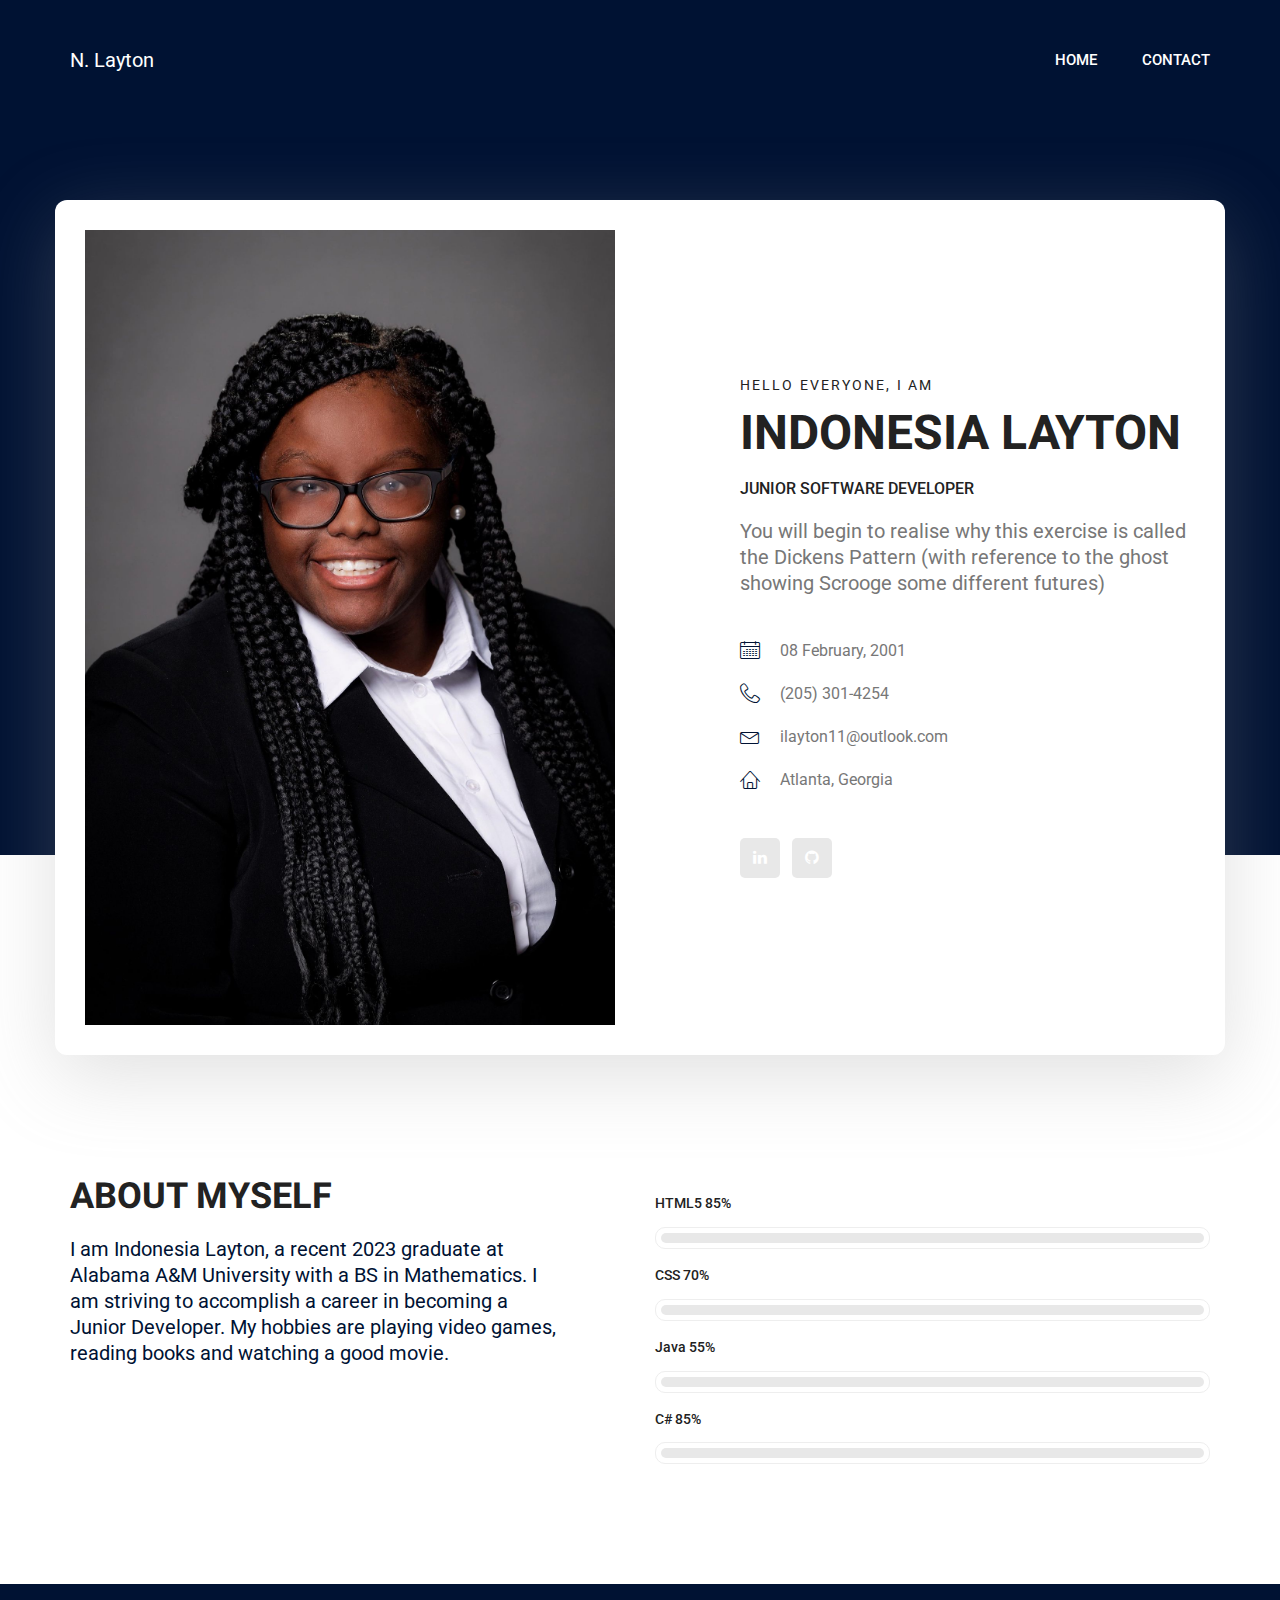
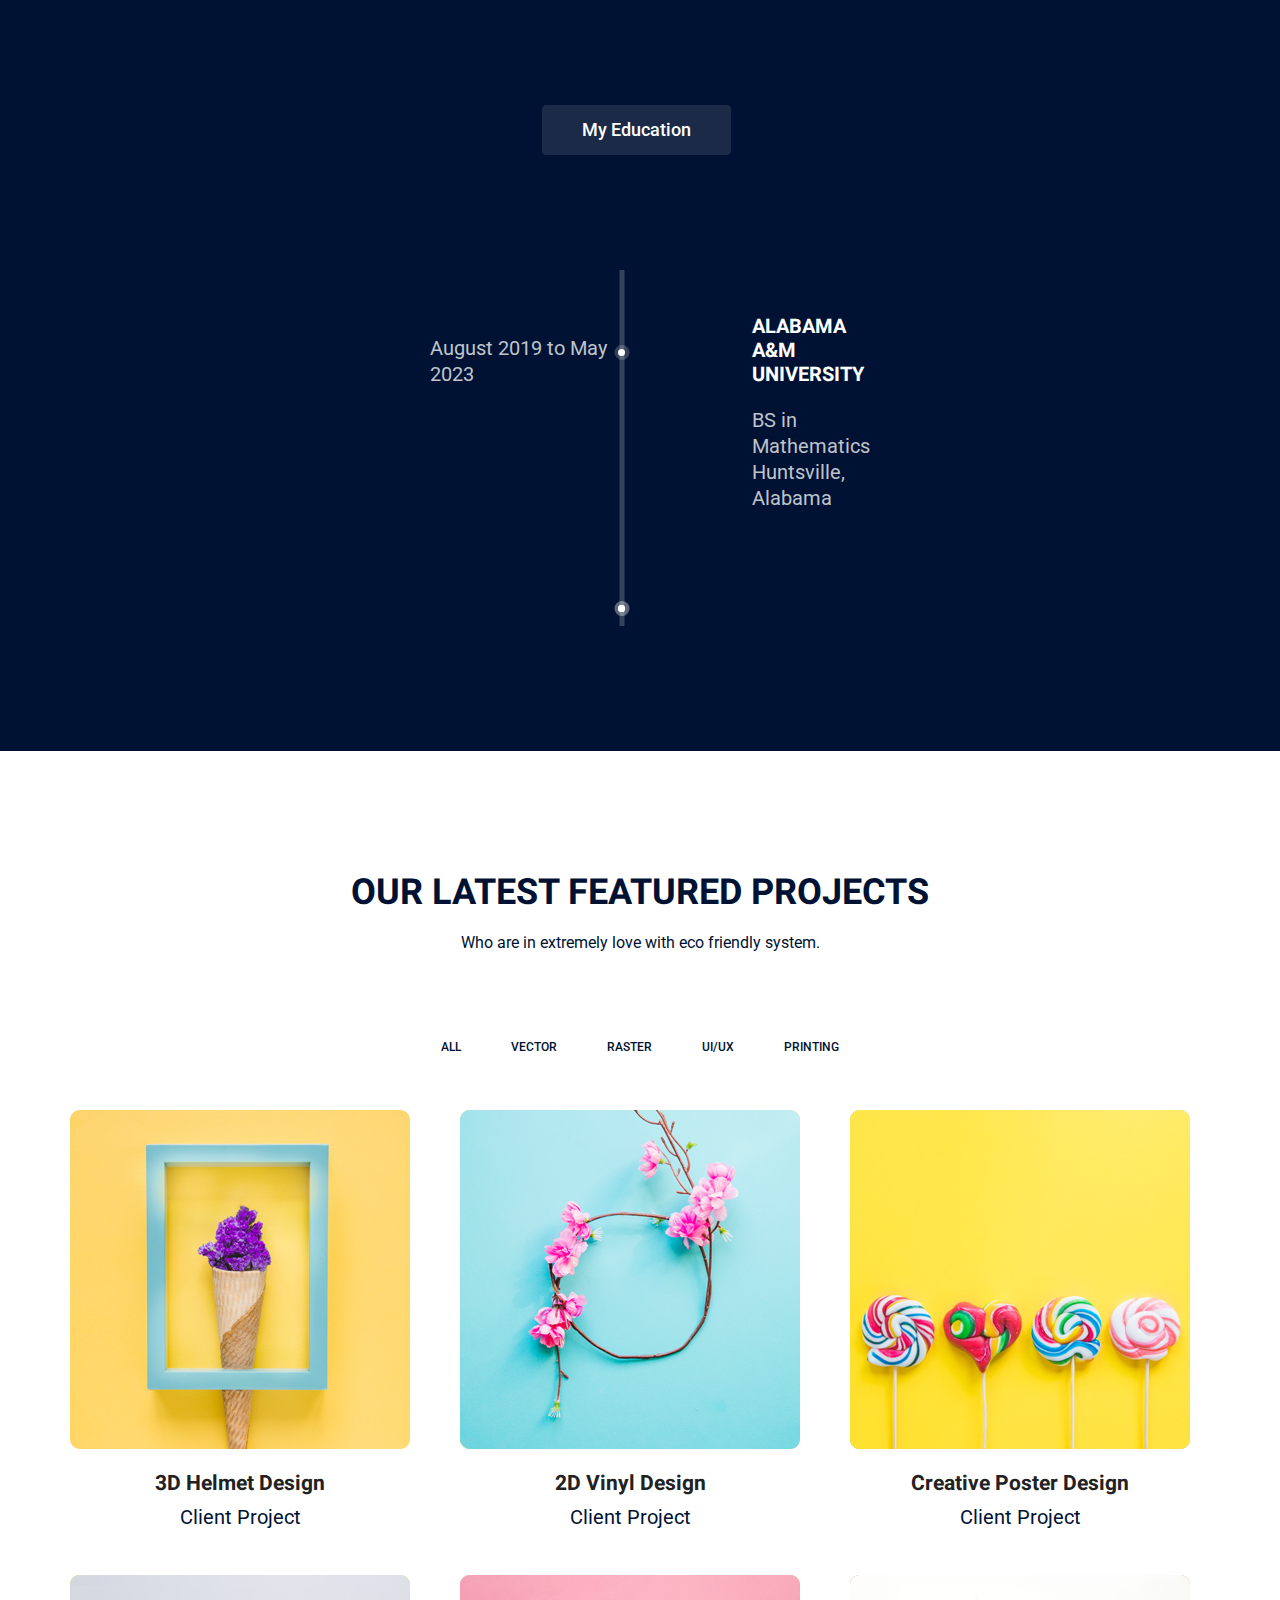
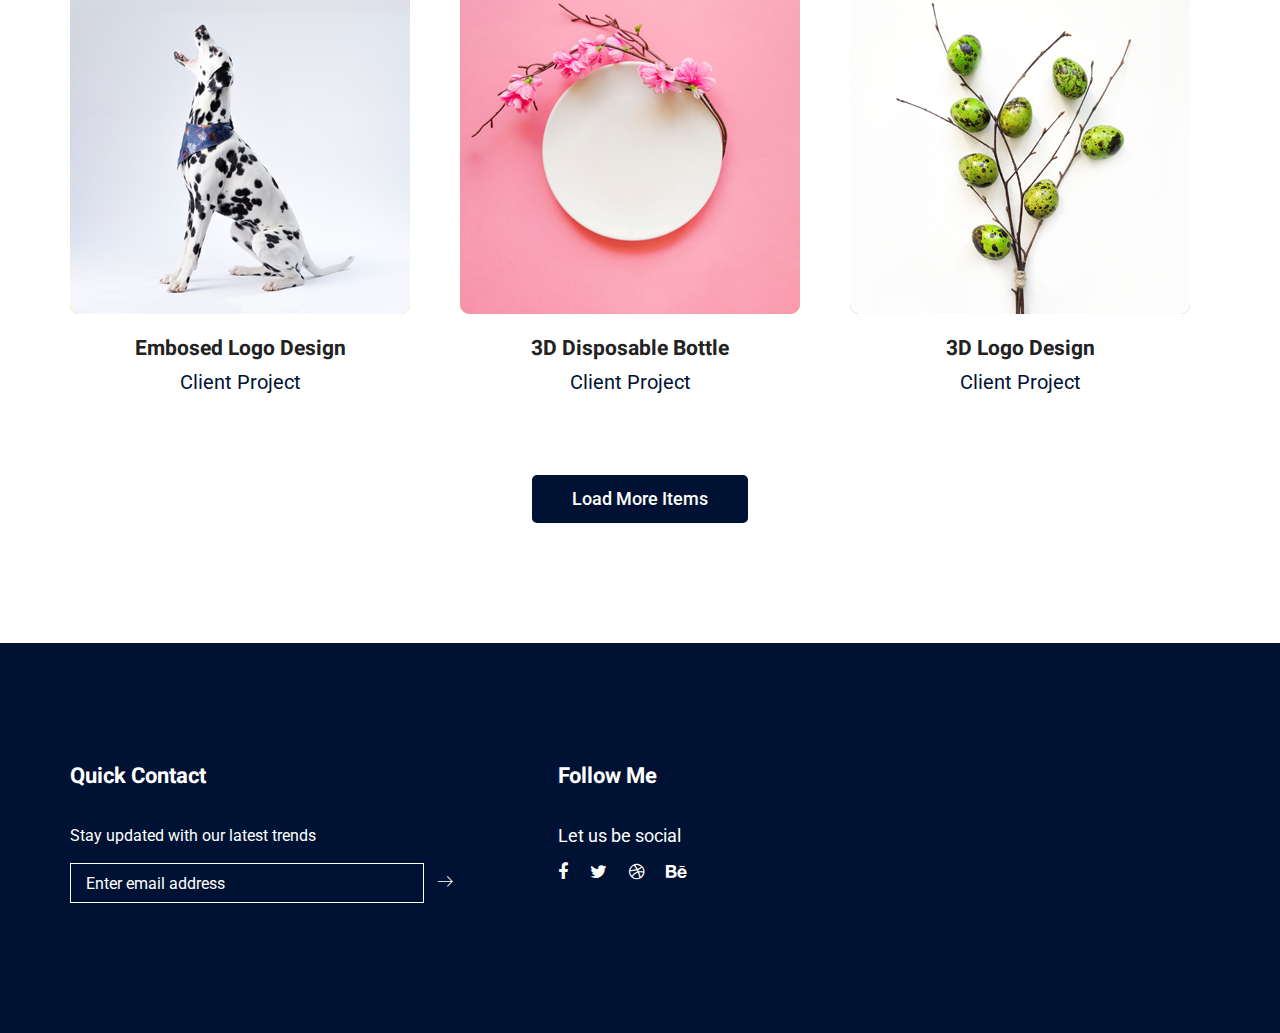
<file: index.html>
<!doctype html>
<html lang="en">
    <head>
        <!-- Required meta tags -->
        <meta charset="utf-8">
        <meta name="viewport" content="width=device-width, initial-scale=1, shrink-to-fit=no">
        <link rel="icon" href="img/favicon.png" type="image/png">
        <title>NeeNee Profile</title>
        <!-- Bootstrap CSS -->
        <link rel="stylesheet" href="css/bootstrap.css">
        <link rel="stylesheet" href="vendors/linericon/style.css">
        <link rel="stylesheet" href="css/font-awesome.min.css">
        <link rel="stylesheet" href="vendors/owl-carousel/owl.carousel.min.css">
        <link rel="stylesheet" href="vendors/lightbox/simpleLightbox.css">
        <link rel="stylesheet" href="vendors/nice-select/css/nice-select.css">
        <link rel="stylesheet" href="vendors/animate-css/animate.css">
        <link rel="stylesheet" href="vendors/popup/magnific-popup.css">
        <link rel="stylesheet" href="vendors/flaticon/flaticon.css">
        <!-- main css -->
        <link rel="stylesheet" href="css/style.css">
        <link rel="stylesheet" href="css/responsive.css">
    </head>
    <body>
        
        <!--================Header Menu Area =================-->
        <header class="header_area">
            <div class="main_menu">
            	<nav class="navbar navbar-expand-lg navbar-light">
					<div class="container box_1620">
						<!-- Brand and toggle get grouped for better mobile display -->
						<a class="navbar-brand logo_h color-white" href="index.html">N. Layton</a>
						<button class="navbar-toggler" type="button" data-toggle="collapse" data-target="#navbarSupportedContent" aria-controls="navbarSupportedContent" aria-expanded="false" aria-label="Toggle navigation">
							<span class="icon-bar"></span>
							<span class="icon-bar"></span>
							<span class="icon-bar"></span>
						</button>
						<!-- Collect the nav links, forms, and other content for toggling -->
						<div class="collapse navbar-collapse offset" id="navbarSupportedContent">
							<ul class="nav navbar-nav menu_nav ml-auto">
								<li class="nav-item active"><a class="nav-link" href="index.html">Home</a></li> 
								<!-- <li class="nav-item"><a class="nav-link" href="about-us.html">About</a></li> 
								<li class="nav-item"><a class="nav-link" href="services.html">Services</a></li> 
								<li class="nav-item submenu dropdown">
									<a href="#" class="nav-link dropdown-toggle" data-toggle="dropdown" role="button" aria-haspopup="true" aria-expanded="false">Pages</a>
									<ul class="dropdown-menu">
										<li class="nav-item"><a class="nav-link" href="portfolio.html">Portfolio</a></li>
										<li class="nav-item"><a class="nav-link" href="elements.html">Elements</a></li>
									</ul>
								</li> 
								<li class="nav-item submenu dropdown">
									<a href="#" class="nav-link dropdown-toggle" data-toggle="dropdown" role="button" aria-haspopup="true" aria-expanded="false">Blog</a>
									<ul class="dropdown-menu">
										<li class="nav-item"><a class="nav-link" href="blog.html">Blog</a></li>
										<li class="nav-item"><a class="nav-link" href="single-blog.html">Blog Details</a></li>
									</ul>
								</li>  -->
								<li class="nav-item"><a class="nav-link" href="contact.html">Contact</a></li>
							</ul>
						</div> 
					</div>
            	</nav>
            </div>
        </header>
        <!--================Header Menu Area =================-->
        
        <!--================Home Banner Area =================-->
        <section class="home_banner_area">
           	<div class="container box_1620">
           		<div class="banner_inner d-flex align-items-center">
					<div class="banner_content">
						<div class="media">
							<div class="d-flex">
								<img src="img/profile.png"
								width="530">								
							</div>
							<div class="media-body">
								<div class="personal_text">
									<h6>Hello Everyone, I am</h6>
									<h3>Indonesia Layton</h3>
									<h4>Junior Software
										 Developer</h4>
									<p>You will begin to realise why this exercise is called the Dickens Pattern (with reference to the ghost showing Scrooge some different futures)</p>
									<ul class="list basic_info">
										<li><a href="#"><i class="lnr lnr-calendar-full"></i> 08 February, 2001</a></li>
										<li><a href="#"><i class="lnr lnr-phone-handset"></i> (205) 301-4254</a></li>
										<li><a href="#"><i class="lnr lnr-envelope"></i> ilayton11@outlook.com</a></li>
										<li><a href="#"><i class="lnr lnr-home"></i> Atlanta, Georgia</a></li>
									</ul>
									<ul class="list personal_social">
										<li><a href="https://www.linkedin.com/in/indonesia-layton-a08bb3216/"><i class="fa fa-linkedin"></i></a></li>
										<li><a href="https://github.com/NeshiaL"><i class="fa fa-github"></i></a></li>
									</ul>
								</div>
							</div>
						</div>
					</div>
				</div>
            </div>
        </section>
        <!--================End Home Banner Area =================-->
        
        <!--================Welcome Area =================-->
        <section class="welcome_area p_120">
        	<div class="container">
        		<div class="row welcome_inner">
        			<div class="col-lg-6">
        				<div class="welcome_text">
        					<h4>About Myself</h4>
        					<p>I am Indonesia Layton, a recent 2023 graduate at Alabama A&M University with a BS in Mathematics. I am striving to accomplish a career in becoming a Junior Developer. My hobbies are playing video games, reading books and watching a good movie.  </p>
        					<!-- <div class="row">
        						<div class="col-md-4">
        							<div class="wel_item">
        								<i class="lnr lnr-database"></i>
        								<h4>$2.5M</h4>
        								<p>Total Donation</p>
        							</div>
        						</div>
        						<div class="col-md-4">
        							<div class="wel_item">
        								<i class="lnr lnr-book"></i>
        								<h4>1465</h4>
        								<p>Total Projects</p>
        							</div>
        						</div>
        						<div class="col-md-4">
        							<div class="wel_item">
        								<i class="lnr lnr-users"></i>
        								<h4>3965</h4>
        								<p>Total Volunteers</p>
        							</div>
        						</div>
        					</div> -->
        				</div>
        			</div>
        			<div class="col-lg-6">
        				<div class="tools_expert">
        					<div class="skill_main">
								<div class="skill_item">
									<h4>HTML5 <span class="counter">85</span>%</h4>
									<div class="progress_br">
										<div class="progress">
											<div class="progress-bar" role="progressbar" aria-valuenow="85" aria-valuemin="0" aria-valuemax="100"></div>
										</div>
									</div>
								</div>
								<div class="skill_item">
									<h4>CSS <span class="counter">70</span>%</h4>
									<div class="progress_br">
										<div class="progress">
											<div class="progress-bar" role="progressbar" aria-valuenow="70" aria-valuemin="0" aria-valuemax="100"></div>
										</div>
									 </div>
								</div>
								<div class="skill_item">
									<h4>Java <span class="counter">55</span>%</h4>
									<div class="progress_br">
										<div class="progress">
											<div class="progress-bar" role="progressbar" aria-valuenow="55" aria-valuemin="0" aria-valuemax="100"></div>
										</div>
									</div>
								</div>
								<div class="skill_item">
									<h4>C# <span class="counter">85</span>%</h4>
									<div class="progress_br">
										<div class="progress">
											<div class="progress-bar" role="progressbar" aria-valuenow="85" aria-valuemin="0" aria-valuemax="100"></div>
										</div>
									</div>
								</div>
							</div>
        				</div>
        			</div>
        		</div>
        	</div>
        </section>
        <!--================End Welcome Area =================-->
        
        <!--================My Tabs Area =================-->
        <section class="mytabs_area p_120">
        	<div class="container">
        		<div class="tabs_inner">
					<ul class="nav nav-tabs" id="myTab" role="tablist">
						<!-- <li class="nav-item">
							<a class="nav-link active" id="home-tab" data-toggle="tab" href="#home" role="tab" aria-controls="home" aria-selected="true">My Experiences</a>
						</li> -->
						<li class="nav-item">
							<a class="nav-link" id="profile-tab" data-toggle="tab" href="#profile" role="tab" aria-controls="profile" aria-selected="false">My Education</a>
						</li>
					</ul>
					<div class="tab-content" id="myTabContent">
						<div class="tab-pane fade show active" id="home" role="tabpanel" aria-labelledby="home-tab">
							<ul class="list">
								<li>
									<span></span>
									<div class="media">
										<div class="d-flex">
											<p>August 2019 to May 2023</p>
										</div>
										<div class="media-body">
											<h4>Alabama A&M University</h4>
											<p>BS in Mathematics <br />Huntsville, Alabama</p>
										</div>
									</div>
								</li>
								<li>
									<span></span>
								</li>
								<li>
								<span></span>
								</li>
							</ul>
						</div>
						<!-- <div class="tab-pane fade" id="profile" role="tabpanel" aria-labelledby="profile-tab">
							<ul class="list">
								<li>
									<span></span>
									<div class="media">
										<div class="d-flex">
											<p>March 2017 to present</p>
										</div>
										<div class="media-body">
											<h4>Colorlib</h4>
											<p>Senior Web Developer <br />Santa monica, Los angeles</p>
										</div>
									</div>
								</li>
								<li>
									<span></span>
									<div class="media">
										<div class="d-flex">
											<p>March 2017 to present</p>
										</div>
										<div class="media-body">
											<h4>Colorlib</h4>
											<p>Senior Web Developer <br />Santa monica, Los angeles</p>
										</div>
									</div>
								</li>
								<li>
								<span></span>
									<div class="media">
										<div class="d-flex">
											<p>March 2017 to present</p>
										</div>
										<div class="media-body">
											<h4>Colorlib</h4>
											<p>Senior Web Developer <br />Santa monica, Los angeles</p>
										</div>
									</div>
								</li>
							</ul>
						</div> -->
					</div>
        		</div>
        	</div>
        </section>
        <!--================End My Tabs Area =================-->
        
        
        <!--================Home Gallery Area =================-->
        <section class="home_gallery_area p_120">
        	<div class="container">
        		<div class="main_title">
        			<h2>Our Latest Featured Projects</h2>
        			<p>Who are in extremely love with eco friendly system.</p>
        		</div>
        		<div class="isotope_fillter">
        			<ul class="gallery_filter list">
						<li class="active" data-filter="*"><a href="#">All</a></li>
						<li data-filter=".brand"><a href="#">Vector</a></li>
						<li data-filter=".manipul"><a href="#">Raster</a></li>
						<li data-filter=".creative"><a href="#">UI/UX</a></li>
						<li data-filter=".design"><a href="#">Printing</a></li>
					</ul>
        		</div>
        	</div>
        	<div class="container">
        		<div class="gallery_f_inner row imageGallery1">
        			<div class="col-lg-4 col-md-4 col-sm-6 brand manipul design print">
        				<div class="h_gallery_item">
        					<div class="g_img_item">
        						<img class="img-fluid" src="img/gallery/project-1.jpg" alt="">
        						<a class="light" href="img/gallery/project-1.jpg"><img src="img/gallery/icon.png" alt=""></a>
        					</div>
        					<div class="g_item_text">
        						<h4>3D Helmet Design</h4>
        						<p>Client Project</p>
        					</div>
        				</div>
        			</div>
        			<div class="col-lg-4 col-md-4 col-sm-6 brand manipul creative">
        				<div class="h_gallery_item">
        					<div class="g_img_item">
        						<img class="img-fluid" src="img/gallery/project-2.jpg" alt="">
        						<a class="light" href="img/gallery/project-2.jpg"><img src="img/gallery/icon.png" alt=""></a>
        					</div>
        					<div class="g_item_text">
        						<h4>2D Vinyl Design</h4>
        						<p>Client Project</p>
        					</div>
        				</div>
        			</div>
        			<div class="col-lg-4 col-md-4 col-sm-6 manipul creative design print">
        				<div class="h_gallery_item">
        					<div class="g_img_item">
        						<img class="img-fluid" src="img/gallery/project-3.jpg" alt="">
        						<a class="light" href="img/gallery/project-3.jpg"><img src="img/gallery/icon.png" alt=""></a>
        					</div>
        					<div class="g_item_text">
        						<h4>Creative Poster Design</h4>
        						<p>Client Project</p>
        					</div>
        				</div>
        			</div>
        			<div class="col-lg-4 col-md-4 col-sm-6 brand creative print">
        				<div class="h_gallery_item">
        					<div class="g_img_item">
        						<img class="img-fluid" src="img/gallery/project-4.jpg" alt="">
        						<a class="light" href="img/gallery/project-4.jpg"><img src="img/gallery/icon.png" alt=""></a>
        					</div>
        					<div class="g_item_text">
        						<h4>Embosed Logo Design</h4>
        						<p>Client Project</p>
        					</div>
        				</div>
        			</div>
        			<div class="col-lg-4 col-md-4 col-sm-6 brand manipul design">
        				<div class="h_gallery_item">
        					<div class="g_img_item">
        						<img class="img-fluid" src="img/gallery/project-5.jpg" alt="">
        						<a class="light" href="img/gallery/project-5.jpg"><img src="img/gallery/icon.png" alt=""></a>
        					</div>
        					<div class="g_item_text">
        						<h4>3D Disposable Bottle</h4>
        						<p>Client Project</p>
        					</div>
        				</div>
        			</div>
        			<div class="col-lg-4 col-md-4 col-sm-6 brand creative">
        				<div class="h_gallery_item">
        					<div class="g_img_item">
        						<img class="img-fluid" src="img/gallery/project-6.jpg" alt="">
        						<a class="light" href="img/gallery/project-6.jpg"><img src="img/gallery/icon.png" alt=""></a>
        					</div>
        					<div class="g_item_text">
        						<h4>3D Logo Design</h4>
        						<p>Client Project</p>
        					</div>
        				</div>
        			</div>
        		</div>
        		<div class="more_btn">
        			<a class="main_btn" href="#">Load More Items</a>
        		</div>
        	</div>
        </section>
        <!--================End Home Gallery Area =================-->

        
        <!--================Footer Area =================-->
        <footer class="footer_area p_120">
        	<div class="container">
        		<div class="row footer_inner">
        			<!-- <div class="col-lg-5 col-sm-6">
        				<aside class="f_widget ab_widget">
        					<div class="f_title">
        						<h3>About Me</h3>
        					</div>
        				</aside>
        			</div> -->
        			<div class="col-lg-5 col-sm-6">
        				<aside class="f_widget news_widget">
        					<div class="f_title">
        						<h3>Quick Contact</h3>
        					</div>
        					<p>Stay updated with our latest trends</p>
        					<div id="mc_embed_signup">
                                <form target="_blank" action="" method="get" class="subscribe_form relative">
                                	<div class="input-group d-flex flex-row">
                                        <input name="EMAIL" placeholder="Enter email address" onfocus="this.placeholder = ''" onblur="this.placeholder = 'Email Address '" required="" type="email">
                                        <button class="btn sub-btn"><span class="lnr lnr-arrow-right"></span></button>		
                                    </div>				
                                    <div class="mt-10 info"></div>
                                </form>
                            </div>
        				</aside>
        			</div>
        			<div class="col-lg-2">
        				<aside class="f_widget social_widget">
        					<div class="f_title">
        						<h3>Follow Me</h3>
        					</div>
        					<p>Let us be social</p>
        					<ul class="list">
        						<li><a href="#"><i class="fa fa-facebook"></i></a></li>
        						<li><a href="#"><i class="fa fa-twitter"></i></a></li>
        						<li><a href="#"><i class="fa fa-dribbble"></i></a></li>
        						<li><a href="#"><i class="fa fa-behance"></i></a></li>
        					</ul>
        				</aside>
        			</div>
        		</div>
        	</div>
        </footer>
        <!--================End Footer Area =================-->
        
        
        
        
        
        
        <!-- Optional JavaScript -->
        <!-- jQuery first, then Popper.js, then Bootstrap JS -->
        <script src="js/jquery-3.3.1.min.js"></script>
        <script src="js/popper.js"></script>
        <script src="js/bootstrap.min.js"></script>
        <script src="js/stellar.js"></script>
        <script src="vendors/lightbox/simpleLightbox.min.js"></script>
        <script src="vendors/nice-select/js/jquery.nice-select.min.js"></script>
        <script src="vendors/isotope/imagesloaded.pkgd.min.js"></script>
        <script src="vendors/isotope/isotope.pkgd.min.js"></script>
        <script src="vendors/owl-carousel/owl.carousel.min.js"></script>
        <script src="vendors/popup/jquery.magnific-popup.min.js"></script>
        <script src="js/jquery.ajaxchimp.min.js"></script>
        <script src="vendors/counter-up/jquery.waypoints.min.js"></script>
        <script src="vendors/counter-up/jquery.counterup.min.js"></script>
        <script src="js/mail-script.js"></script>
        <script src="js/theme.js"></script>
    </body>
</html>
</file>
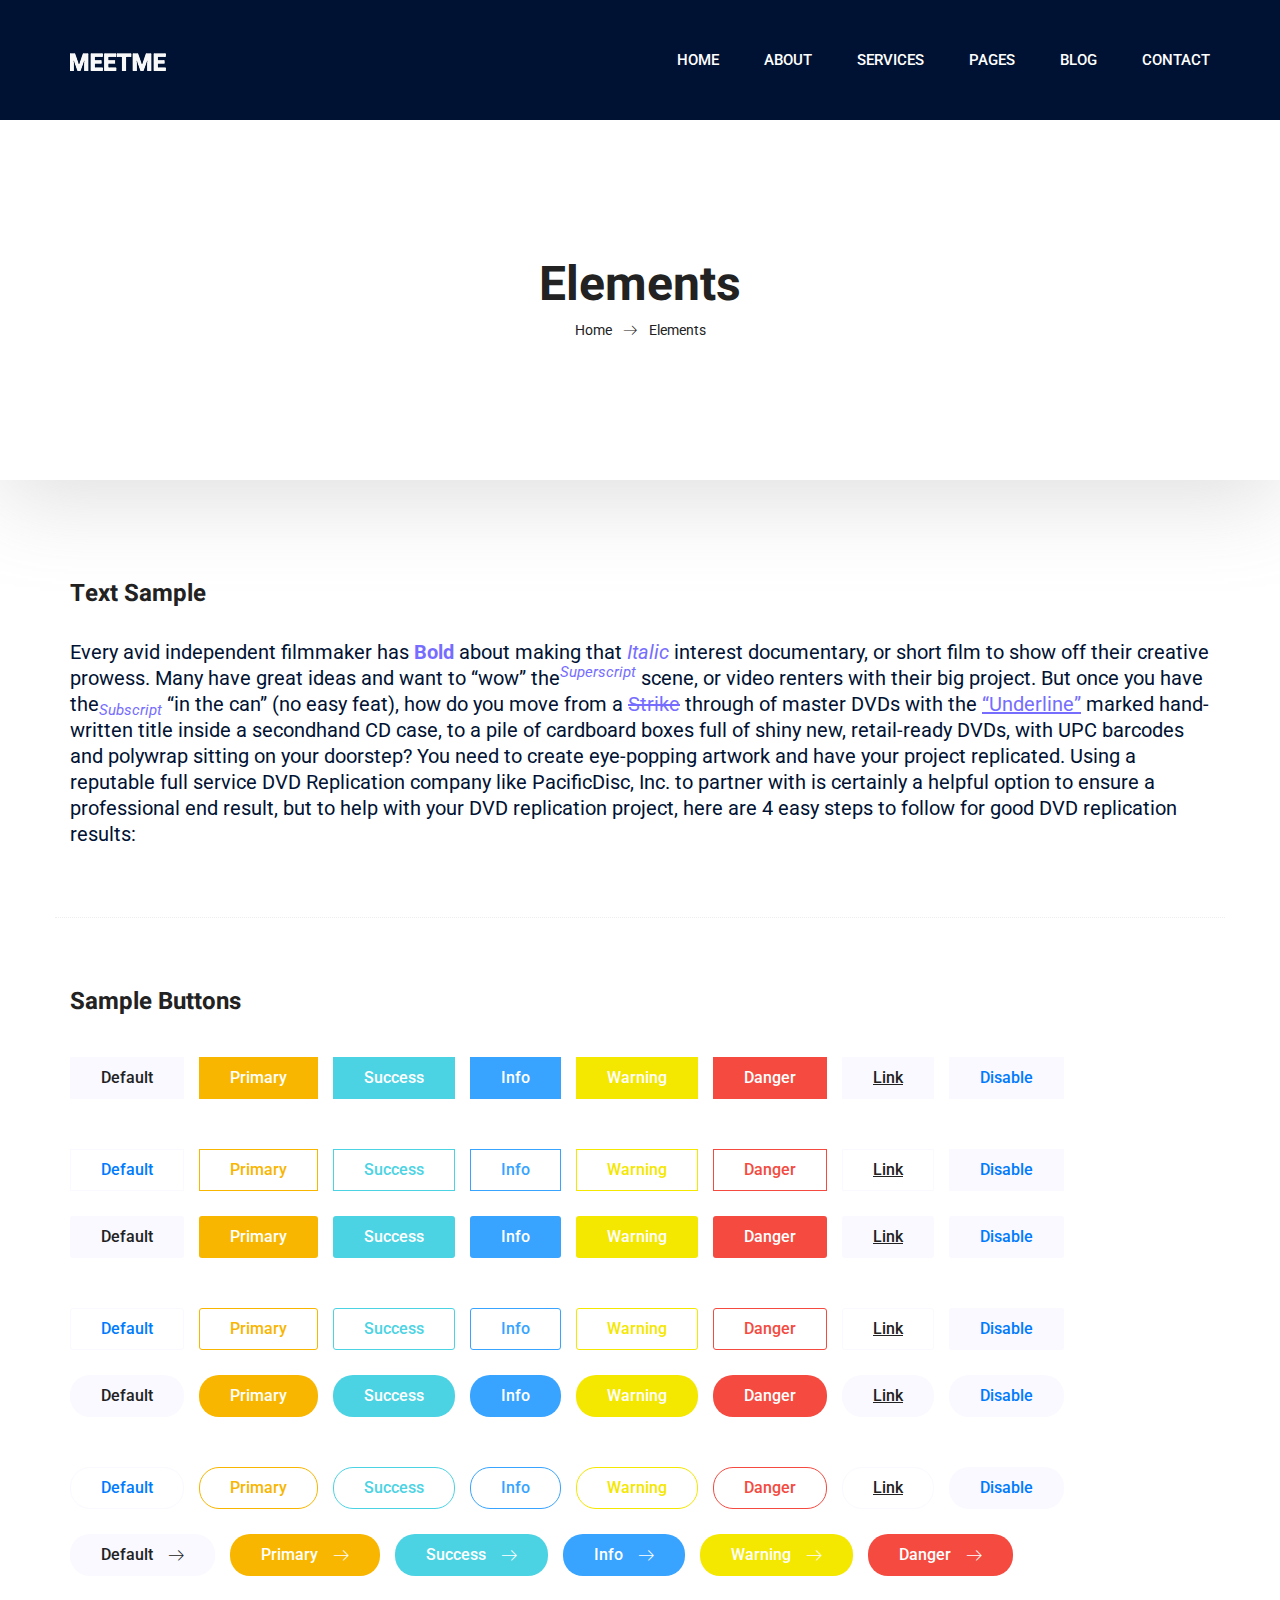
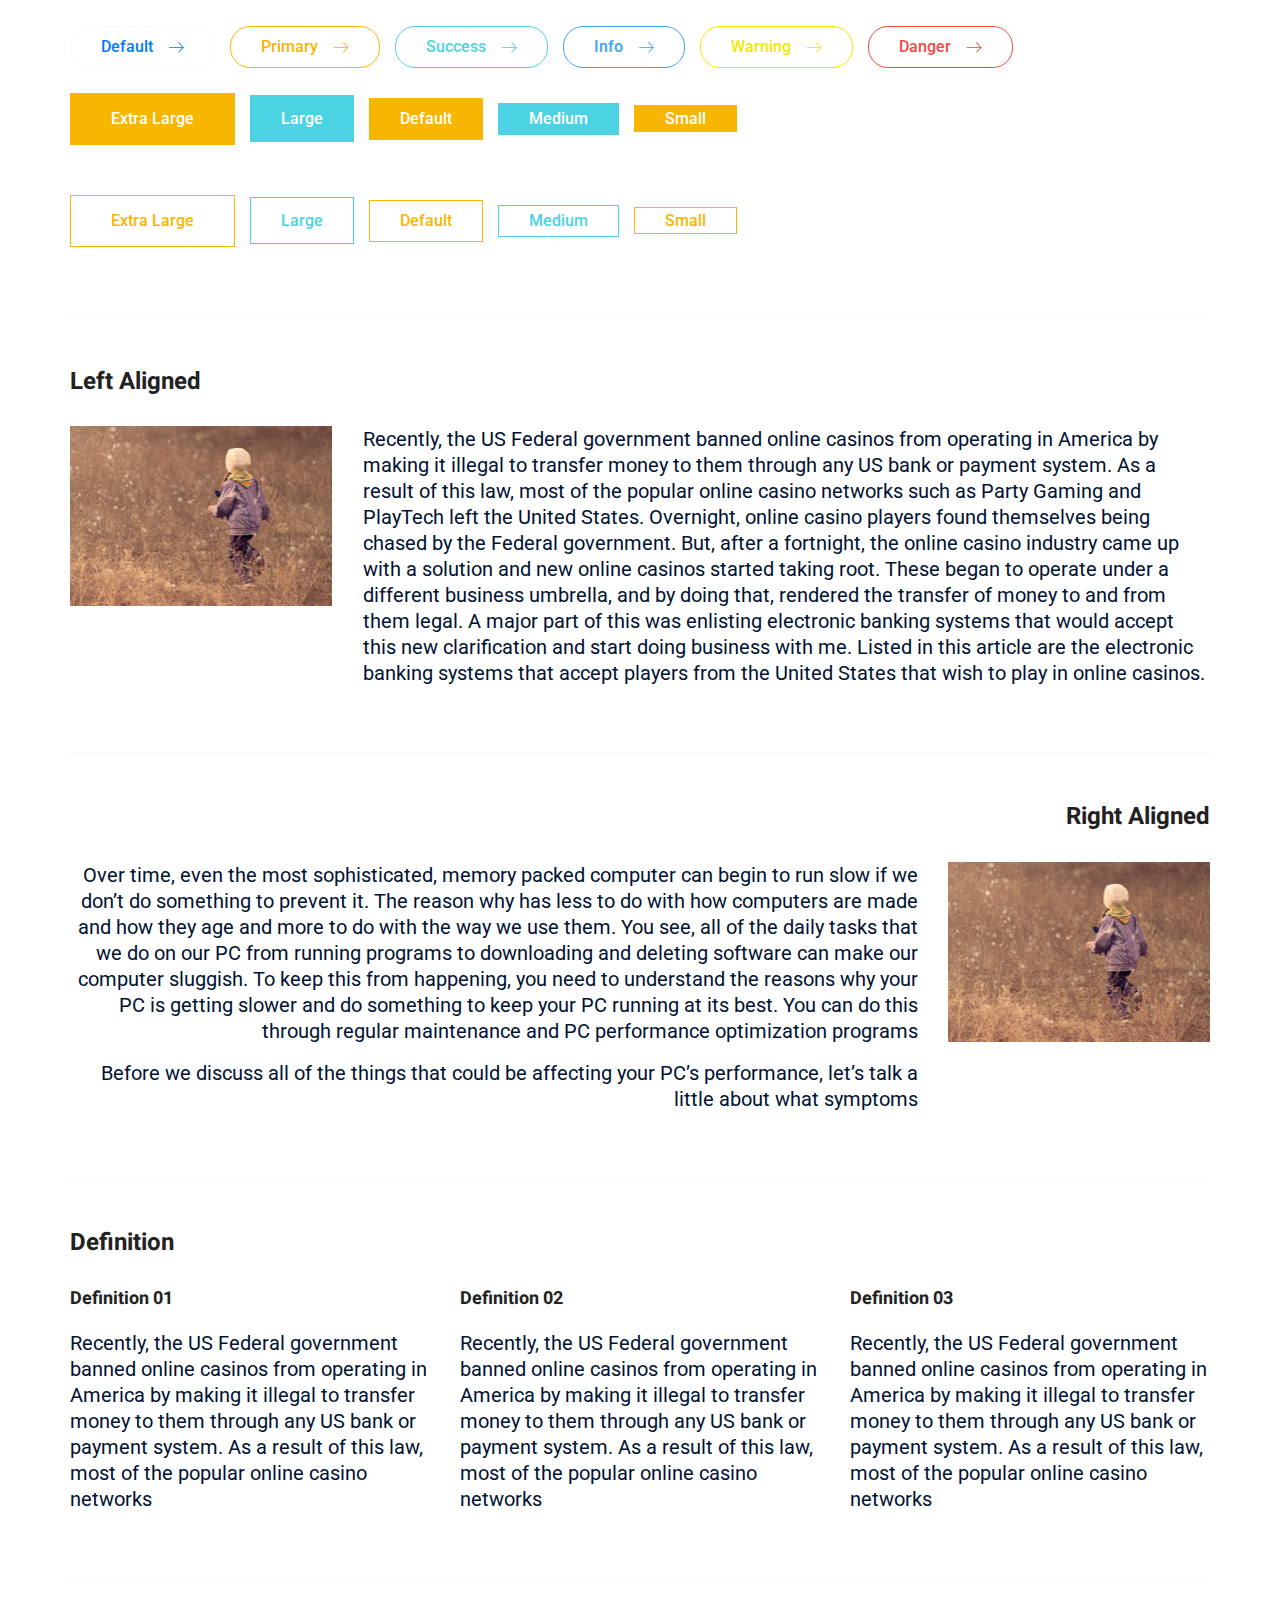
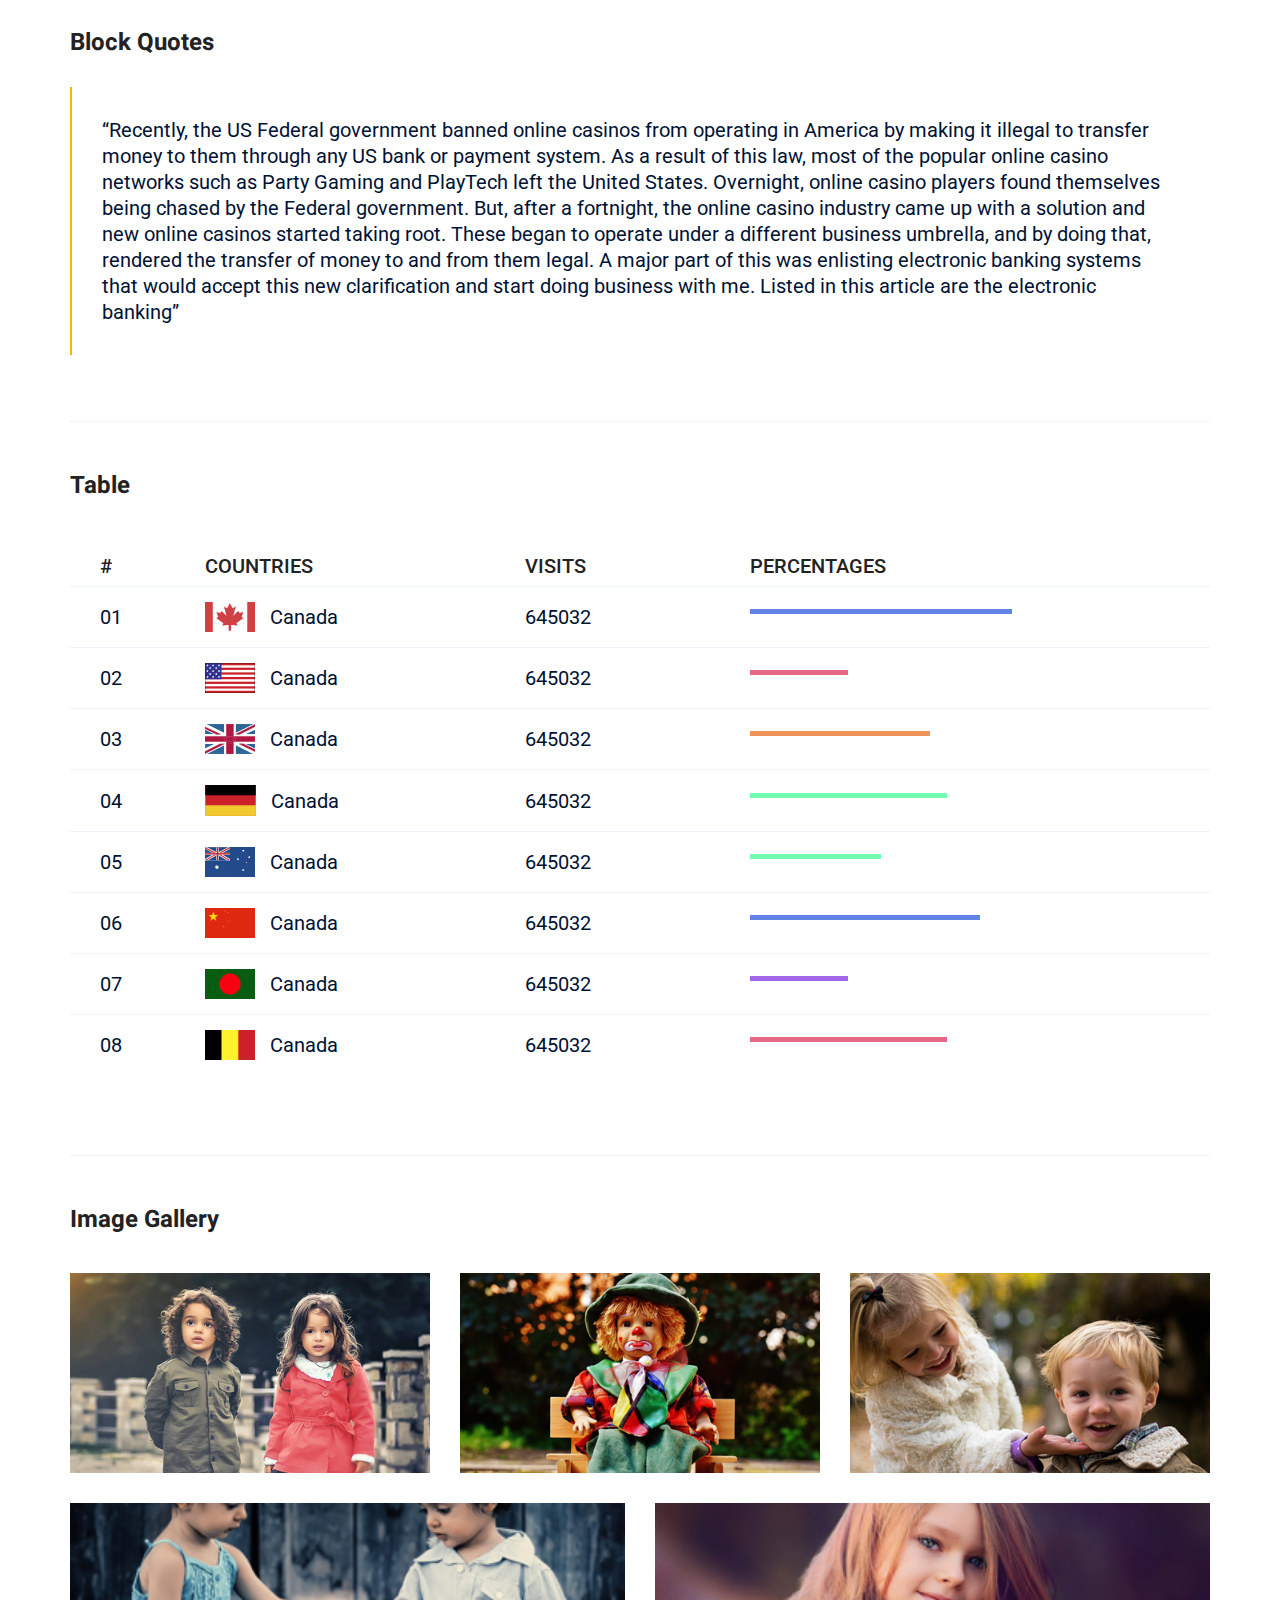
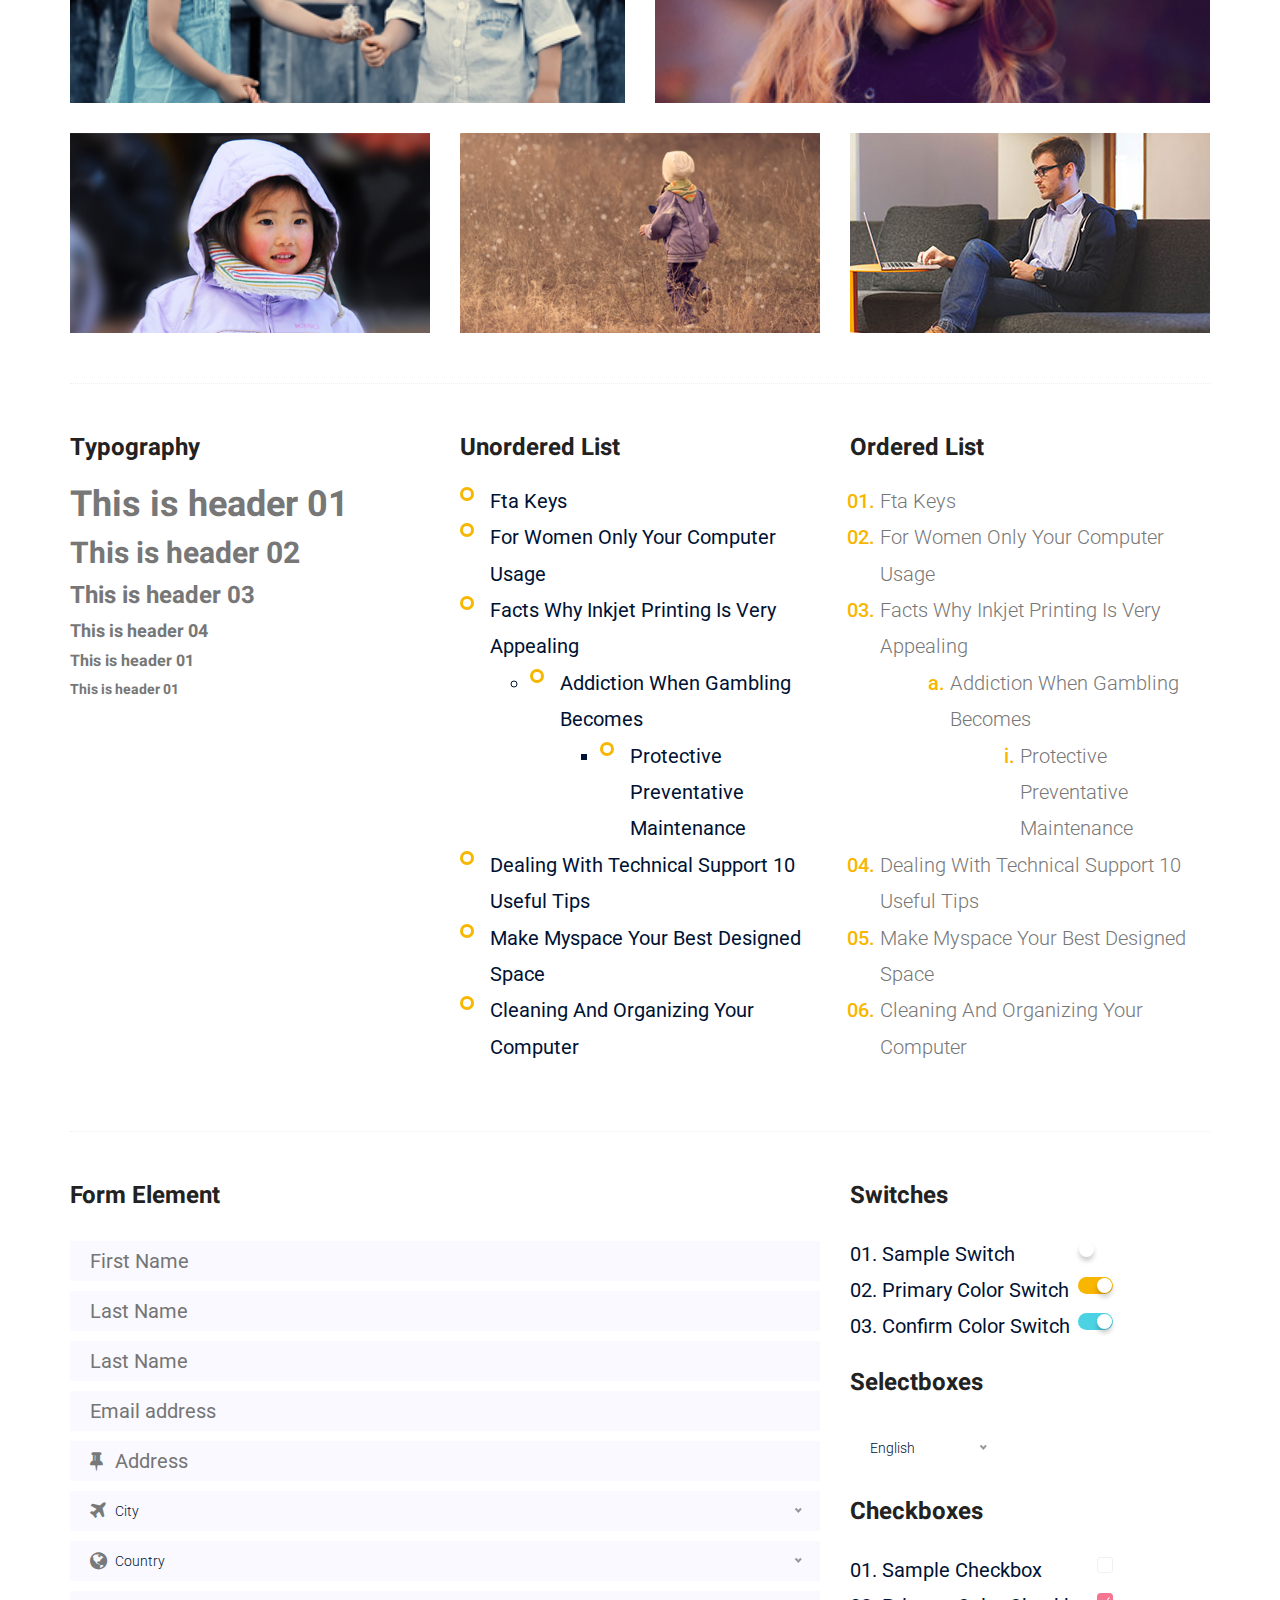
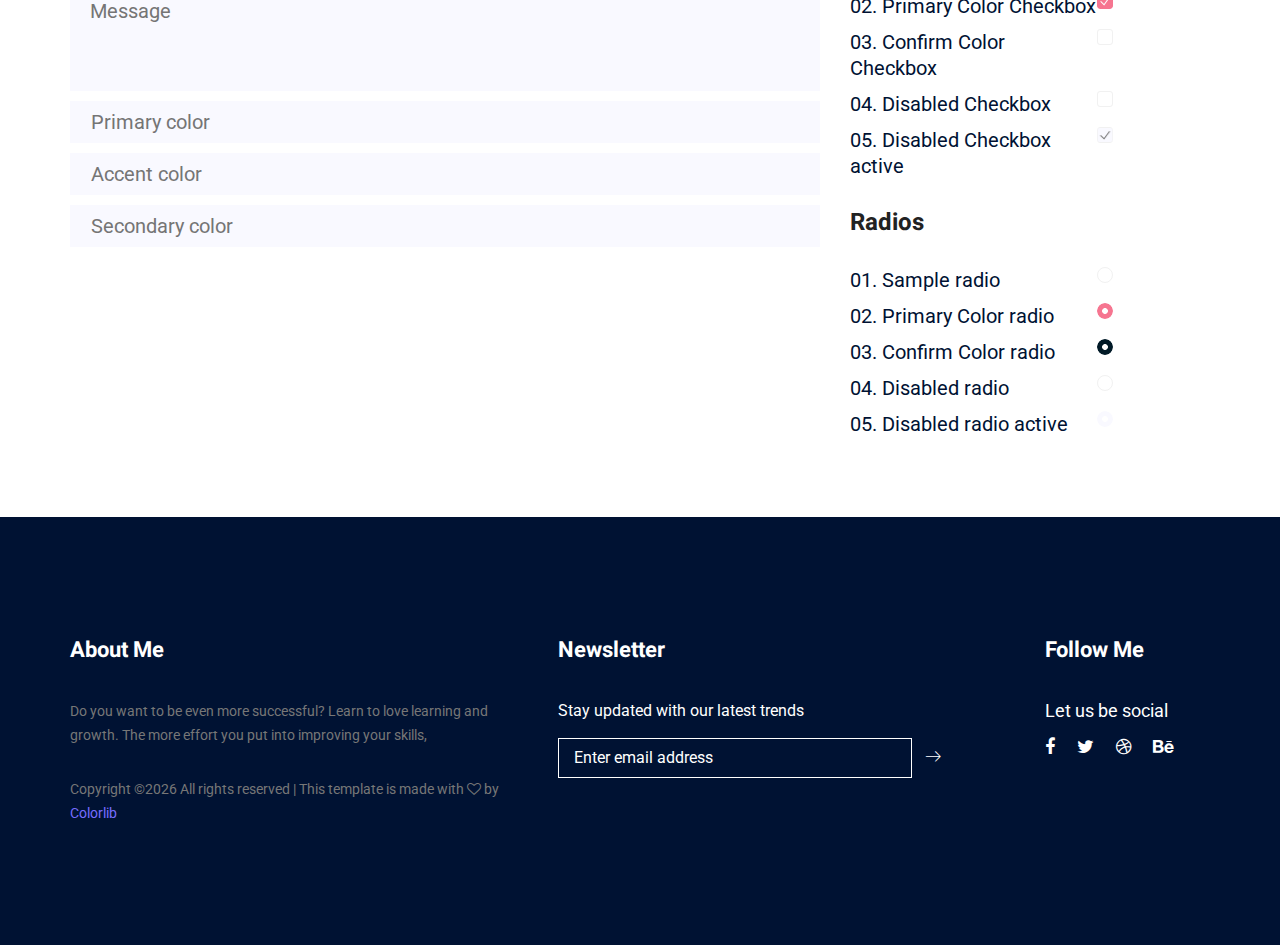
<file: elements.html>
<!doctype html>
<html lang="en">
    <head>
        <!-- Required meta tags -->
        <meta charset="utf-8">
        <meta name="viewport" content="width=device-width, initial-scale=1, shrink-to-fit=no">
        <link rel="icon" href="img/favicon.png" type="image/png">
        <title>MeetMe Personal</title>
        <!-- Bootstrap CSS -->
        <link rel="stylesheet" href="css/bootstrap.css">
        <link rel="stylesheet" href="vendors/linericon/style.css">
        <link rel="stylesheet" href="css/font-awesome.min.css">
        <link rel="stylesheet" href="vendors/owl-carousel/owl.carousel.min.css">
        <link rel="stylesheet" href="vendors/lightbox/simpleLightbox.css">
        <link rel="stylesheet" href="vendors/nice-select/css/nice-select.css">
        <link rel="stylesheet" href="vendors/animate-css/animate.css">
        <link rel="stylesheet" href="vendors/popup/magnific-popup.css">
        <!-- main css -->
        <link rel="stylesheet" href="css/style.css">
        <link rel="stylesheet" href="css/responsive.css">
    </head>
    <body>
        
        <!--================Header Menu Area =================-->
        <header class="header_area">
            <div class="main_menu">
            	<nav class="navbar navbar-expand-lg navbar-light">
					<div class="container box_1620">
						<!-- Brand and toggle get grouped for better mobile display -->
						<a class="navbar-brand logo_h" href="index.html"><img src="img/logo.png" alt=""></a>
						<button class="navbar-toggler" type="button" data-toggle="collapse" data-target="#navbarSupportedContent" aria-controls="navbarSupportedContent" aria-expanded="false" aria-label="Toggle navigation">
							<span class="icon-bar"></span>
							<span class="icon-bar"></span>
							<span class="icon-bar"></span>
						</button>
						<!-- Collect the nav links, forms, and other content for toggling -->
						<div class="collapse navbar-collapse offset" id="navbarSupportedContent">
							<ul class="nav navbar-nav menu_nav ml-auto">
								<li class="nav-item active"><a class="nav-link" href="index.html">Home</a></li> 
								<li class="nav-item"><a class="nav-link" href="about-us.html">About</a></li> 
								<li class="nav-item"><a class="nav-link" href="services.html">Services</a></li> 
								<li class="nav-item submenu dropdown">
									<a href="#" class="nav-link dropdown-toggle" data-toggle="dropdown" role="button" aria-haspopup="true" aria-expanded="false">Pages</a>
									<ul class="dropdown-menu">
										<li class="nav-item"><a class="nav-link" href="portfolio.html">Portfolio</a></li>
										<li class="nav-item"><a class="nav-link" href="elements.html">Elements</a></li>
									</ul>
								</li> 
								<li class="nav-item submenu dropdown">
									<a href="#" class="nav-link dropdown-toggle" data-toggle="dropdown" role="button" aria-haspopup="true" aria-expanded="false">Blog</a>
									<ul class="dropdown-menu">
										<li class="nav-item"><a class="nav-link" href="blog.html">Blog</a></li>
										<li class="nav-item"><a class="nav-link" href="single-blog.html">Blog Details</a></li>
									</ul>
								</li> 
								<li class="nav-item"><a class="nav-link" href="contact.html">Contact</a></li>
							</ul>
						</div> 
					</div>
            	</nav>
            </div>
        </header>
        <!--================Header Menu Area =================-->
        
        <!--================Home Banner Area =================-->
        <section class="banner_area">
            <div class="box_1620">
				<div class="banner_inner d-flex align-items-center">
					<div class="container">
						<div class="banner_content text-center">
							<h2>Elements</h2>
							<div class="page_link">
								<a href="index.html">Home</a>
								<a href="elements.html">Elements</a>
							</div>
						</div>
					</div>
				</div>
            </div>
        </section>
        <!--================End Home Banner Area =================-->
        
        
        <!-- Start Sample Area -->
			<section class="sample-text-area">
				<div class="container">
					<h3 class="text-heading title_color">Text Sample</h3>
					<p class="sample-text">
						Every avid independent filmmaker has <b>Bold</b> about making that <i>Italic</i> interest documentary, or short film to show off their creative prowess. Many have great ideas and want to “wow” the<sup>Superscript</sup> scene, or video renters with their big project.  But once you have the<sub>Subscript</sub> “in the can” (no easy feat), how do you move from a <del>Strike</del> through of master DVDs with the <u>“Underline”</u> marked hand-written title inside a secondhand CD case, to a pile of cardboard boxes full of shiny new, retail-ready DVDs, with UPC barcodes and polywrap sitting on your doorstep?  You need to create eye-popping artwork and have your project replicated. Using a reputable full service DVD Replication company like PacificDisc, Inc. to partner with is certainly a helpful option to ensure a professional end result, but to help with your DVD replication project, here are 4 easy steps to follow for good DVD replication results: 

					</p>
				</div>
			</section>
			<!-- End Sample Area -->
			<!-- Start Button -->
			<section class="button-area">
				<div class="container border-top-generic">
					<h3 class="text-heading title_color">Sample Buttons</h3>
					<div class="button-group-area">
						<a href="#" class="genric-btn default">Default</a>
						<a href="#" class="genric-btn primary">Primary</a>
						<a href="#" class="genric-btn success">Success</a>
						<a href="#" class="genric-btn info">Info</a>
						<a href="#" class="genric-btn warning">Warning</a>
						<a href="#" class="genric-btn danger">Danger</a>
						<a href="#" class="genric-btn link">Link</a>
						<a href="#" class="genric-btn disable">Disable</a>
					</div>
					<div class="button-group-area mt-10">
						<a href="#" class="genric-btn default-border">Default</a>
						<a href="#" class="genric-btn primary-border">Primary</a>
						<a href="#" class="genric-btn success-border">Success</a>
						<a href="#" class="genric-btn info-border">Info</a>
						<a href="#" class="genric-btn warning-border">Warning</a>
						<a href="#" class="genric-btn danger-border">Danger</a>
						<a href="#" class="genric-btn link-border">Link</a>
						<a href="#" class="genric-btn disable">Disable</a>
					</div>
					<div class="button-group-area mt-40">
						<a href="#" class="genric-btn default radius">Default</a>
						<a href="#" class="genric-btn primary radius">Primary</a>
						<a href="#" class="genric-btn success radius">Success</a>
						<a href="#" class="genric-btn info radius">Info</a>
						<a href="#" class="genric-btn warning radius">Warning</a>
						<a href="#" class="genric-btn danger radius">Danger</a>
						<a href="#" class="genric-btn link radius">Link</a>
						<a href="#" class="genric-btn disable radius">Disable</a>
					</div>
					<div class="button-group-area mt-10">
						<a href="#" class="genric-btn default-border radius">Default</a>
						<a href="#" class="genric-btn primary-border radius">Primary</a>
						<a href="#" class="genric-btn success-border radius">Success</a>
						<a href="#" class="genric-btn info-border radius">Info</a>
						<a href="#" class="genric-btn warning-border radius">Warning</a>
						<a href="#" class="genric-btn danger-border radius">Danger</a>
						<a href="#" class="genric-btn link-border radius">Link</a>
						<a href="#" class="genric-btn disable radius">Disable</a>
					</div>
					<div class="button-group-area mt-40">
						<a href="#" class="genric-btn default circle">Default</a>
						<a href="#" class="genric-btn primary circle">Primary</a>
						<a href="#" class="genric-btn success circle">Success</a>
						<a href="#" class="genric-btn info circle">Info</a>
						<a href="#" class="genric-btn warning circle">Warning</a>
						<a href="#" class="genric-btn danger circle">Danger</a>
						<a href="#" class="genric-btn link circle">Link</a>
						<a href="#" class="genric-btn disable circle">Disable</a>
					</div>
					<div class="button-group-area mt-10">
						<a href="#" class="genric-btn default-border circle">Default</a>
						<a href="#" class="genric-btn primary-border circle">Primary</a>
						<a href="#" class="genric-btn success-border circle">Success</a>
						<a href="#" class="genric-btn info-border circle">Info</a>
						<a href="#" class="genric-btn warning-border circle">Warning</a>
						<a href="#" class="genric-btn danger-border circle">Danger</a>
						<a href="#" class="genric-btn link-border circle">Link</a>
						<a href="#" class="genric-btn disable circle">Disable</a>
					</div>
					<div class="button-group-area mt-40">
						<a href="#" class="genric-btn default circle arrow">Default<span class="lnr lnr-arrow-right"></span></a>
						<a href="#" class="genric-btn primary circle arrow">Primary<span class="lnr lnr-arrow-right"></span></a>
						<a href="#" class="genric-btn success circle arrow">Success<span class="lnr lnr-arrow-right"></span></a>
						<a href="#" class="genric-btn info circle arrow">Info<span class="lnr lnr-arrow-right"></span></a>
						<a href="#" class="genric-btn warning circle arrow">Warning<span class="lnr lnr-arrow-right"></span></a>
						<a href="#" class="genric-btn danger circle arrow">Danger<span class="lnr lnr-arrow-right"></span></a>
					</div>
					<div class="button-group-area mt-10">
						<a href="#" class="genric-btn default-border circle arrow">Default<span class="lnr lnr-arrow-right"></span></a>
						<a href="#" class="genric-btn primary-border circle arrow">Primary<span class="lnr lnr-arrow-right"></span></a>
						<a href="#" class="genric-btn success-border circle arrow">Success<span class="lnr lnr-arrow-right"></span></a>
						<a href="#" class="genric-btn info-border circle arrow">Info<span class="lnr lnr-arrow-right"></span></a>
						<a href="#" class="genric-btn warning-border circle arrow">Warning<span class="lnr lnr-arrow-right"></span></a>
						<a href="#" class="genric-btn danger-border circle arrow">Danger<span class="lnr lnr-arrow-right"></span></a>
					</div>
					<div class="button-group-area mt-40">
						<a href="#" class="genric-btn primary e-large">Extra Large</a>
						<a href="#" class="genric-btn success large">Large</a>
						<a href="#" class="genric-btn primary">Default</a>
						<a href="#" class="genric-btn success medium">Medium</a>
						<a href="#" class="genric-btn primary small">Small</a>
					</div>
					<div class="button-group-area mt-10">
						<a href="#" class="genric-btn primary-border e-large">Extra Large</a>
						<a href="#" class="genric-btn success-border large">Large</a>
						<a href="#" class="genric-btn primary-border">Default</a>
						<a href="#" class="genric-btn success-border medium">Medium</a>
						<a href="#" class="genric-btn primary-border small">Small</a>
					</div>
				</div>
			</section>
			<!-- End Button -->
			<!-- Start Align Area -->
			<div class="whole-wrap">
				<div class="container">
					<div class="section-top-border">
						<h3 class="mb-30 title_color">Left Aligned</h3>
						<div class="row">
							<div class="col-md-3">
								<img src="img/elements/d.jpg" alt="" class="img-fluid">
							</div>
							<div class="col-md-9 mt-sm-20 left-align-p">
								<p>Recently, the US Federal government banned online casinos from operating in America by making it illegal to transfer money to them through any US bank or payment system. As a result of this law, most of the popular online casino networks such as Party Gaming and PlayTech left the United States. Overnight, online casino players found themselves being chased by the Federal government. But, after a fortnight, the online casino industry came up with a solution and new online casinos started taking root. These began to operate under a different business umbrella, and by doing that, rendered the transfer of money to and from them legal. A major part of this was enlisting electronic banking systems that would accept this new clarification and start doing business with me. Listed in this article are the electronic banking systems that accept players from the United States that wish to play in online casinos.</p>
							</div>
						</div>
					</div>
					<div class="section-top-border text-right">
						<h3 class="mb-30 title_color">Right Aligned</h3>
						<div class="row">
							<div class="col-md-9">
								<p class="text-right">Over time, even the most sophisticated, memory packed computer can begin to run slow if we don’t do something to prevent it. The reason why has less to do with how computers are made and how they age and more to do with the way we use them. You see, all of the daily tasks that we do on our PC from running programs to downloading and deleting software can make our computer sluggish. To keep this from happening, you need to understand the reasons why your PC is getting slower and do something to keep your PC running at its best. You can do this through regular maintenance and PC performance optimization programs</p>
								<p class="text-right">Before we discuss all of the things that could be affecting your PC’s performance, let’s talk a little about what symptoms</p>
							</div>
							<div class="col-md-3">
								<img src="img/elements/d.jpg" alt="" class="img-fluid">
							</div>
						</div>
					</div>
					<div class="section-top-border">
						<h3 class="mb-30 title_color">Definition</h3>
						<div class="row">
							<div class="col-md-4">
								<div class="single-defination">
									<h4 class="mb-20">Definition 01</h4>
									<p>Recently, the US Federal government banned online casinos from operating in America by making it illegal to transfer money to them through any US bank or payment system. As a result of this law, most of the popular online casino networks</p>
								</div>
							</div>
							<div class="col-md-4">
								<div class="single-defination">
									<h4 class="mb-20">Definition 02</h4>
									<p>Recently, the US Federal government banned online casinos from operating in America by making it illegal to transfer money to them through any US bank or payment system. As a result of this law, most of the popular online casino networks</p>
								</div>
							</div>
							<div class="col-md-4">
								<div class="single-defination">
									<h4 class="mb-20">Definition 03</h4>
									<p>Recently, the US Federal government banned online casinos from operating in America by making it illegal to transfer money to them through any US bank or payment system. As a result of this law, most of the popular online casino networks</p>
								</div>
							</div>
						</div>
					</div>
					<div class="section-top-border">
						<h3 class="mb-30 title_color">Block Quotes</h3>
						<div class="row">
							<div class="col-lg-12">
								<blockquote class="generic-blockquote">
									“Recently, the US Federal government banned online casinos from operating in America by making it illegal to transfer money to them through any US bank or payment system. As a result of this law, most of the popular online casino networks such as Party Gaming and PlayTech left the United States. Overnight, online casino players found themselves being chased by the Federal government. But, after a fortnight, the online casino industry came up with a solution and new online casinos started taking root. These began to operate under a different business umbrella, and by doing that, rendered the transfer of money to and from them legal. A major part of this was enlisting electronic banking systems that would accept this new clarification and start doing business with me. Listed in this article are the electronic banking” 
								</blockquote>
							</div>
						</div>
					</div>
					<div class="section-top-border">
						<h3 class="mb-30 title_color">Table</h3>
						<div class="progress-table-wrap">
							<div class="progress-table">
								<div class="table-head">
									<div class="serial">#</div>
									<div class="country">Countries</div>
									<div class="visit">Visits</div>
									<div class="percentage">Percentages</div>
								</div>
								<div class="table-row">
									<div class="serial">01</div>
									<div class="country"> <img src="img/elements/f1.jpg" alt="flag">Canada</div>
									<div class="visit">645032</div>
									<div class="percentage">
										<div class="progress">
											<div class="progress-bar color-1" role="progressbar" style="width: 80%" aria-valuenow="80" aria-valuemin="0" aria-valuemax="100"></div>
										</div>
									</div>
								</div>
								<div class="table-row">
									<div class="serial">02</div>
									<div class="country"> <img src="img/elements/f2.jpg" alt="flag">Canada</div>
									<div class="visit">645032</div>
									<div class="percentage">
										<div class="progress">
											<div class="progress-bar color-2" role="progressbar" style="width: 30%" aria-valuenow="30" aria-valuemin="0" aria-valuemax="100"></div>
										</div>
									</div>
								</div>
								<div class="table-row">
									<div class="serial">03</div>
									<div class="country"> <img src="img/elements/f3.jpg" alt="flag">Canada</div>
									<div class="visit">645032</div>
									<div class="percentage">
										<div class="progress">
											<div class="progress-bar color-3" role="progressbar" style="width: 55%" aria-valuenow="55" aria-valuemin="0" aria-valuemax="100"></div>
										</div>
									</div>
								</div>
								<div class="table-row">
									<div class="serial">04</div>
									<div class="country"> <img src="img/elements/f4.jpg" alt="flag">Canada</div>
									<div class="visit">645032</div>
									<div class="percentage">
										<div class="progress">
											<div class="progress-bar color-4" role="progressbar" style="width: 60%" aria-valuenow="60" aria-valuemin="0" aria-valuemax="100"></div>
										</div>
									</div>
								</div>
								<div class="table-row">
									<div class="serial">05</div>
									<div class="country"> <img src="img/elements/f5.jpg" alt="flag">Canada</div>
									<div class="visit">645032</div>
									<div class="percentage">
										<div class="progress">
											<div class="progress-bar color-5" role="progressbar" style="width: 40%" aria-valuenow="40" aria-valuemin="0" aria-valuemax="100"></div>
										</div>
									</div>
								</div>
								<div class="table-row">
									<div class="serial">06</div>
									<div class="country"> <img src="img/elements/f6.jpg" alt="flag">Canada</div>
									<div class="visit">645032</div>
									<div class="percentage">
										<div class="progress">
											<div class="progress-bar color-6" role="progressbar" style="width: 70%" aria-valuenow="70" aria-valuemin="0" aria-valuemax="100"></div>
										</div>
									</div>
								</div>
								<div class="table-row">
									<div class="serial">07</div>
									<div class="country"> <img src="img/elements/f7.jpg" alt="flag">Canada</div>
									<div class="visit">645032</div>
									<div class="percentage">
										<div class="progress">
											<div class="progress-bar color-7" role="progressbar" style="width: 30%" aria-valuenow="30" aria-valuemin="0" aria-valuemax="100"></div>
										</div>
									</div>
								</div>
								<div class="table-row">
									<div class="serial">08</div>
									<div class="country"> <img src="img/elements/f8.jpg" alt="flag">Canada</div>
									<div class="visit">645032</div>
									<div class="percentage">
										<div class="progress">
											<div class="progress-bar color-8" role="progressbar" style="width: 60%" aria-valuenow="60" aria-valuemin="0" aria-valuemax="100"></div>
										</div>
									</div>
								</div>
							</div>
						</div>
					</div>
					<div class="section-top-border">
						<h3 class="title_color">Image Gallery</h3>
						<div class="row gallery-item">
							<div class="col-md-4">
								<a href="img/elements/g1.jpg" class="img-gal"><div class="single-gallery-image" style="background: url(img/elements/g1.jpg);"></div></a>
							</div>
							<div class="col-md-4">
								<a href="img/elements/g2.jpg" class="img-gal"><div class="single-gallery-image" style="background: url(img/elements/g2.jpg);"></div></a>
							</div>
							<div class="col-md-4">
								<a href="img/elements/g3.jpg" class="img-gal"><div class="single-gallery-image" style="background: url(img/elements/g3.jpg);"></div></a>
							</div>
							<div class="col-md-6">
								<a href="img/elements/g4.jpg" class="img-gal"><div class="single-gallery-image" style="background: url(img/elements/g4.jpg);"></div></a>
							</div>
							<div class="col-md-6">
								<a href="img/elements/g5.jpg" class="img-gal"><div class="single-gallery-image" style="background: url(img/elements/g5.jpg);"></div></a>
							</div>
							<div class="col-md-4">
								<a href="img/elements/g6.jpg" class="img-gal"><div class="single-gallery-image" style="background: url(img/elements/g6.jpg);"></div></a>
							</div>
							<div class="col-md-4">
								<a href="img/elements/g7.jpg" class="img-gal"><div class="single-gallery-image" style="background: url(img/elements/g7.jpg);"></div></a>
							</div>
							<div class="col-md-4">
								<a href="img/elements/g8.jpg" class="img-gal"><div class="single-gallery-image" style="background: url(img/elements/g8.jpg);"></div></a>
							</div>
						</div>
					</div>
					<div class="section-top-border">
						<div class="row">
							<div class="col-lg-4 col-sm-6 typo-sec">
								<h3 class="mb-20 title_color">Typography</h3>
								<div class="typography">
									<h1 class="typo-list">This is header 01</h1>
									<h2 class="typo-list">This is header 02</h2>
									<h3 class="typo-list">This is header 03</h3>
									<h4 class="typo-list">This is header 04</h4>
									<h5 class="typo-list">This is header 01</h5>
									<h6 class="typo-list">This is header 01</h6>
								</div>
							</div>
							<div class="col-lg-4 col-sm-6 mt-sm-30 typo-sec">
								<h3 class="mb-20 title_color">Unordered List</h3>
								<div class="">
									<ul class="unordered-list">
										<li>Fta Keys</li>
										<li>For Women Only Your Computer Usage</li>
										<li>Facts Why Inkjet Printing Is Very Appealing
											<ul>
												<li>Addiction When Gambling Becomes
													<ul>
														<li>Protective Preventative Maintenance</li>
													</ul>
												</li>
											</ul>
										</li>
										<li>Dealing With Technical Support 10 Useful Tips</li>
										<li>Make Myspace Your Best Designed Space</li>
										<li>Cleaning And Organizing Your Computer</li>
									</ul>
								</div>
							</div>
							<div class="col-lg-4 col-sm-6 mt-sm-30 typo-sec">
								<h3 class="mb-20 title_color">Ordered List</h3>
								<div class="">
									<ol class="ordered-list">
										<li><span>Fta Keys</span></li>
										<li><span>For Women Only Your Computer Usage</span></li>
										<li><span>Facts Why Inkjet Printing Is Very Appealing</span>
											<ol class="ordered-list-alpha">
												<li><span>Addiction When Gambling Becomes</span>
													<ol class="ordered-list-roman">
														<li><span>Protective Preventative Maintenance</span></li>
													</ol>
												</li>
											</ol>
										</li>
										<li><span>Dealing With Technical Support 10 Useful Tips</span></li>
										<li><span>Make Myspace Your Best Designed Space</span></li>
										<li><span>Cleaning And Organizing Your Computer</span></li>
									</ol>
								</div>
							</div>
						</div>
					</div>
					<div class="section-top-border">
						<div class="row">
							<div class="col-lg-8 col-md-8">
								<h3 class="mb-30 title_color">Form Element</h3>
								<form action="#">
									<div class="mt-10">
										<input type="text" name="first_name" placeholder="First Name" onfocus="this.placeholder = ''" onblur="this.placeholder = 'First Name'" required class="single-input">
									</div>
									<div class="mt-10">
										<input type="text" name="last_name" placeholder="Last Name" onfocus="this.placeholder = ''" onblur="this.placeholder = 'Last Name'" required class="single-input">
									</div>
									<div class="mt-10">
										<input type="text" name="last_name" placeholder="Last Name" onfocus="this.placeholder = ''" onblur="this.placeholder = 'Last Name'" required class="single-input">
									</div>
									<div class="mt-10">
										<input type="email" name="EMAIL" placeholder="Email address" onfocus="this.placeholder = ''" onblur="this.placeholder = 'Email address'" required class="single-input">
									</div>
									<div class="input-group-icon mt-10">
										<div class="icon"><i class="fa fa-thumb-tack" aria-hidden="true"></i></div>
										<input type="text" name="address" placeholder="Address" onfocus="this.placeholder = ''" onblur="this.placeholder = 'Address'" required class="single-input">
									</div>
									<div class="input-group-icon mt-10">
										<div class="icon"><i class="fa fa-plane" aria-hidden="true"></i></div>
										<div class="form-select" id="default-select">
											<select>
												<option value="1">City</option>
												<option value="1">Dhaka</option>
												<option value="1">Dilli</option>
												<option value="1">Newyork</option>
												<option value="1">Islamabad</option>
											</select>
										</div>
									</div>
									<div class="input-group-icon mt-10">
										<div class="icon"><i class="fa fa-globe" aria-hidden="true"></i></div>
										<div class="form-select" id="default-select2">
											<select>
												<option value="1">Country</option>
												<option value="1">Bangladesh</option>
												<option value="1">India</option>
												<option value="1">England</option>
												<option value="1">Srilanka</option>
											</select>
										</div>
									</div>
									
									<div class="mt-10">
										<textarea class="single-textarea" placeholder="Message" onfocus="this.placeholder = ''" onblur="this.placeholder = 'Message'" required></textarea>
									</div>
									<div class="mt-10">
										<input type="text" name="first_name" placeholder="Primary color" onfocus="this.placeholder = ''" onblur="this.placeholder = 'Primary color'" required class="single-input-primary">
									</div>
									<div class="mt-10">
										<input type="text" name="first_name" placeholder="Accent color" onfocus="this.placeholder = ''" onblur="this.placeholder = 'Accent color'" required class="single-input-accent">
									</div>
									<div class="mt-10">
										<input type="text" name="first_name" placeholder="Secondary color" onfocus="this.placeholder = ''" onblur="this.placeholder = 'Secondary color'" required class="single-input-secondary">
									</div>
								</form>
							</div>
							<div class="col-lg-3 col-md-4 mt-sm-30 element-wrap">
								<div class="single-element-widget">
									<h3 class="mb-30 title_color">Switches</h3>
									<div class="switch-wrap d-flex justify-content-between">
										<p>01. Sample Switch</p>
										<div class="primary-switch">
											<input type="checkbox" id="default-switch">
											<label for="default-switch"></label>
										</div>
									</div>
									<div class="switch-wrap d-flex justify-content-between">
										<p>02. Primary Color Switch</p>
										<div class="primary-switch">
											<input type="checkbox" id="primary-switch" checked>
											<label for="primary-switch"></label>
										</div>
									</div>
									<div class="switch-wrap d-flex justify-content-between">
										<p>03. Confirm Color Switch</p>
										<div class="confirm-switch">
											<input type="checkbox" id="confirm-switch" checked>
											<label for="confirm-switch"></label>
										</div>
									</div>
								</div>
								<div class="single-element-widget">
									<h3 class="mb-30 title_color">Selectboxes</h3>
									<div class="default-select" id="default-select">
										<select>
											<option value="1">English</option>
											<option value="1">Spanish</option>
											<option value="1">Arabic</option>
											<option value="1">Portuguise</option>
											<option value="1">Bengali</option>
										</select>
									</div>
								</div>
								<div class="single-element-widget">
									<h3 class="mb-30 title_color">Checkboxes</h3>
									<div class="switch-wrap d-flex justify-content-between">
										<p>01. Sample Checkbox</p>
										<div class="primary-checkbox">
											<input type="checkbox" id="default-checkbox">
											<label for="default-checkbox"></label>
										</div>
									</div>
									<div class="switch-wrap d-flex justify-content-between">
										<p>02. Primary Color Checkbox</p>
										<div class="primary-checkbox">
											<input type="checkbox" id="primary-checkbox" checked>
											<label for="primary-checkbox"></label>
										</div>
									</div>
									<div class="switch-wrap d-flex justify-content-between">
										<p>03. Confirm Color Checkbox</p>
										<div class="confirm-checkbox">
											<input type="checkbox" id="confirm-checkbox">
											<label for="confirm-checkbox"></label>
										</div>
									</div>
									<div class="switch-wrap d-flex justify-content-between">
										<p>04. Disabled Checkbox</p>
										<div class="disabled-checkbox">
											<input type="checkbox" id="disabled-checkbox" disabled>
											<label for="disabled-checkbox"></label>
										</div>
									</div>
									<div class="switch-wrap d-flex justify-content-between">
										<p>05. Disabled Checkbox active</p>
										<div class="disabled-checkbox">
											<input type="checkbox" id="disabled-checkbox-active" checked disabled>
											<label for="disabled-checkbox-active"></label>
										</div>
									</div>
								</div>
								<div class="single-element-widget">
									<h3 class="mb-30 title_color">Radios</h3>
									<div class="switch-wrap d-flex justify-content-between">
										<p>01. Sample radio</p>
										<div class="primary-radio">
											<input type="checkbox" id="default-radio">
											<label for="default-radio"></label>
										</div>
									</div>
									<div class="switch-wrap d-flex justify-content-between">
										<p>02. Primary Color radio</p>
										<div class="primary-radio">
											<input type="checkbox" id="primary-radio" checked>
											<label for="primary-radio"></label>
										</div>
									</div>
									<div class="switch-wrap d-flex justify-content-between">
										<p>03. Confirm Color radio</p>
										<div class="confirm-radio">
											<input type="checkbox" id="confirm-radio" checked>
											<label for="confirm-radio"></label>
										</div>
									</div>
									<div class="switch-wrap d-flex justify-content-between">
										<p>04. Disabled radio</p>
										<div class="disabled-radio">
											<input type="checkbox" id="disabled-radio" disabled>
											<label for="disabled-radio"></label>
										</div>
									</div>
									<div class="switch-wrap d-flex justify-content-between">
										<p>05. Disabled radio active</p>
										<div class="disabled-radio">
											<input type="checkbox" id="disabled-radio-active" checked disabled>
											<label for="disabled-radio-active"></label>
										</div>
									</div>
								</div>
							</div>
						</div>
					</div>
				</div>
			</div>
			<!-- End Align Area -->
        
        
        <!--================Footer Area =================-->
        <footer class="footer_area p_120">
        	<div class="container">
        		<div class="row footer_inner">
        			<div class="col-lg-5 col-sm-6">
        				<aside class="f_widget ab_widget">
        					<div class="f_title">
        						<h3>About Me</h3>
        					</div>
        					<p>Do you want to be even more successful? Learn to love learning and growth. The more effort you put into improving your skills,</p>
        					<p><!-- Link back to Colorlib can't be removed. Template is licensed under CC BY 3.0. -->
Copyright &copy;<script>document.write(new Date().getFullYear());</script> All rights reserved | This template is made with <i class="fa fa-heart-o" aria-hidden="true"></i> by <a href="https://colorlib.com" target="_blank">Colorlib</a>
<!-- Link back to Colorlib can't be removed. Template is licensed under CC BY 3.0. --></p>
        				</aside>
        			</div>
        			<div class="col-lg-5 col-sm-6">
        				<aside class="f_widget news_widget">
        					<div class="f_title">
        						<h3>Newsletter</h3>
        					</div>
        					<p>Stay updated with our latest trends</p>
        					<div id="mc_embed_signup">
                                <form target="_blank" action="https://spondonit.us12.list-manage.com/subscribe/post?u=1462626880ade1ac87bd9c93a&amp;id=92a4423d01" method="get" class="subscribe_form relative">
                                	<div class="input-group d-flex flex-row">
                                        <input name="EMAIL" placeholder="Enter email address" onfocus="this.placeholder = ''" onblur="this.placeholder = 'Email Address '" required="" type="email">
                                        <button class="btn sub-btn"><span class="lnr lnr-arrow-right"></span></button>		
                                    </div>				
                                    <div class="mt-10 info"></div>
                                </form>
                            </div>
        				</aside>
        			</div>
        			<div class="col-lg-2">
        				<aside class="f_widget social_widget">
        					<div class="f_title">
        						<h3>Follow Me</h3>
        					</div>
        					<p>Let us be social</p>
        					<ul class="list">
        						<li><a href="#"><i class="fa fa-facebook"></i></a></li>
        						<li><a href="#"><i class="fa fa-twitter"></i></a></li>
        						<li><a href="#"><i class="fa fa-dribbble"></i></a></li>
        						<li><a href="#"><i class="fa fa-behance"></i></a></li>
        					</ul>
        				</aside>
        			</div>
        		</div>
        	</div>
        </footer>
        <!--================End Footer Area =================-->
        
        
        
        
        <!-- Optional JavaScript -->
        <!-- jQuery first, then Popper.js, then Bootstrap JS -->
        <script src="js/jquery-3.3.1.min.js"></script>
        <script src="js/popper.js"></script>
        <script src="js/bootstrap.min.js"></script>
        <script src="js/stellar.js"></script>
        <script src="vendors/lightbox/simpleLightbox.min.js"></script>
        <script src="vendors/nice-select/js/jquery.nice-select.min.js"></script>
        <script src="vendors/isotope/imagesloaded.pkgd.min.js"></script>
        <script src="vendors/isotope/isotope.pkgd.min.js"></script>
        <script src="vendors/owl-carousel/owl.carousel.min.js"></script>
        <script src="vendors/popup/jquery.magnific-popup.min.js"></script>
        <script src="js/jquery.ajaxchimp.min.js"></script>
        <script src="vendors/counter-up/jquery.waypoints.min.js"></script>
        <script src="vendors/counter-up/jquery.counterup.min.js"></script>
        <script src="js/mail-script.js"></script>
        <script src="js/theme.js"></script>
    </body>
</html>
</file>
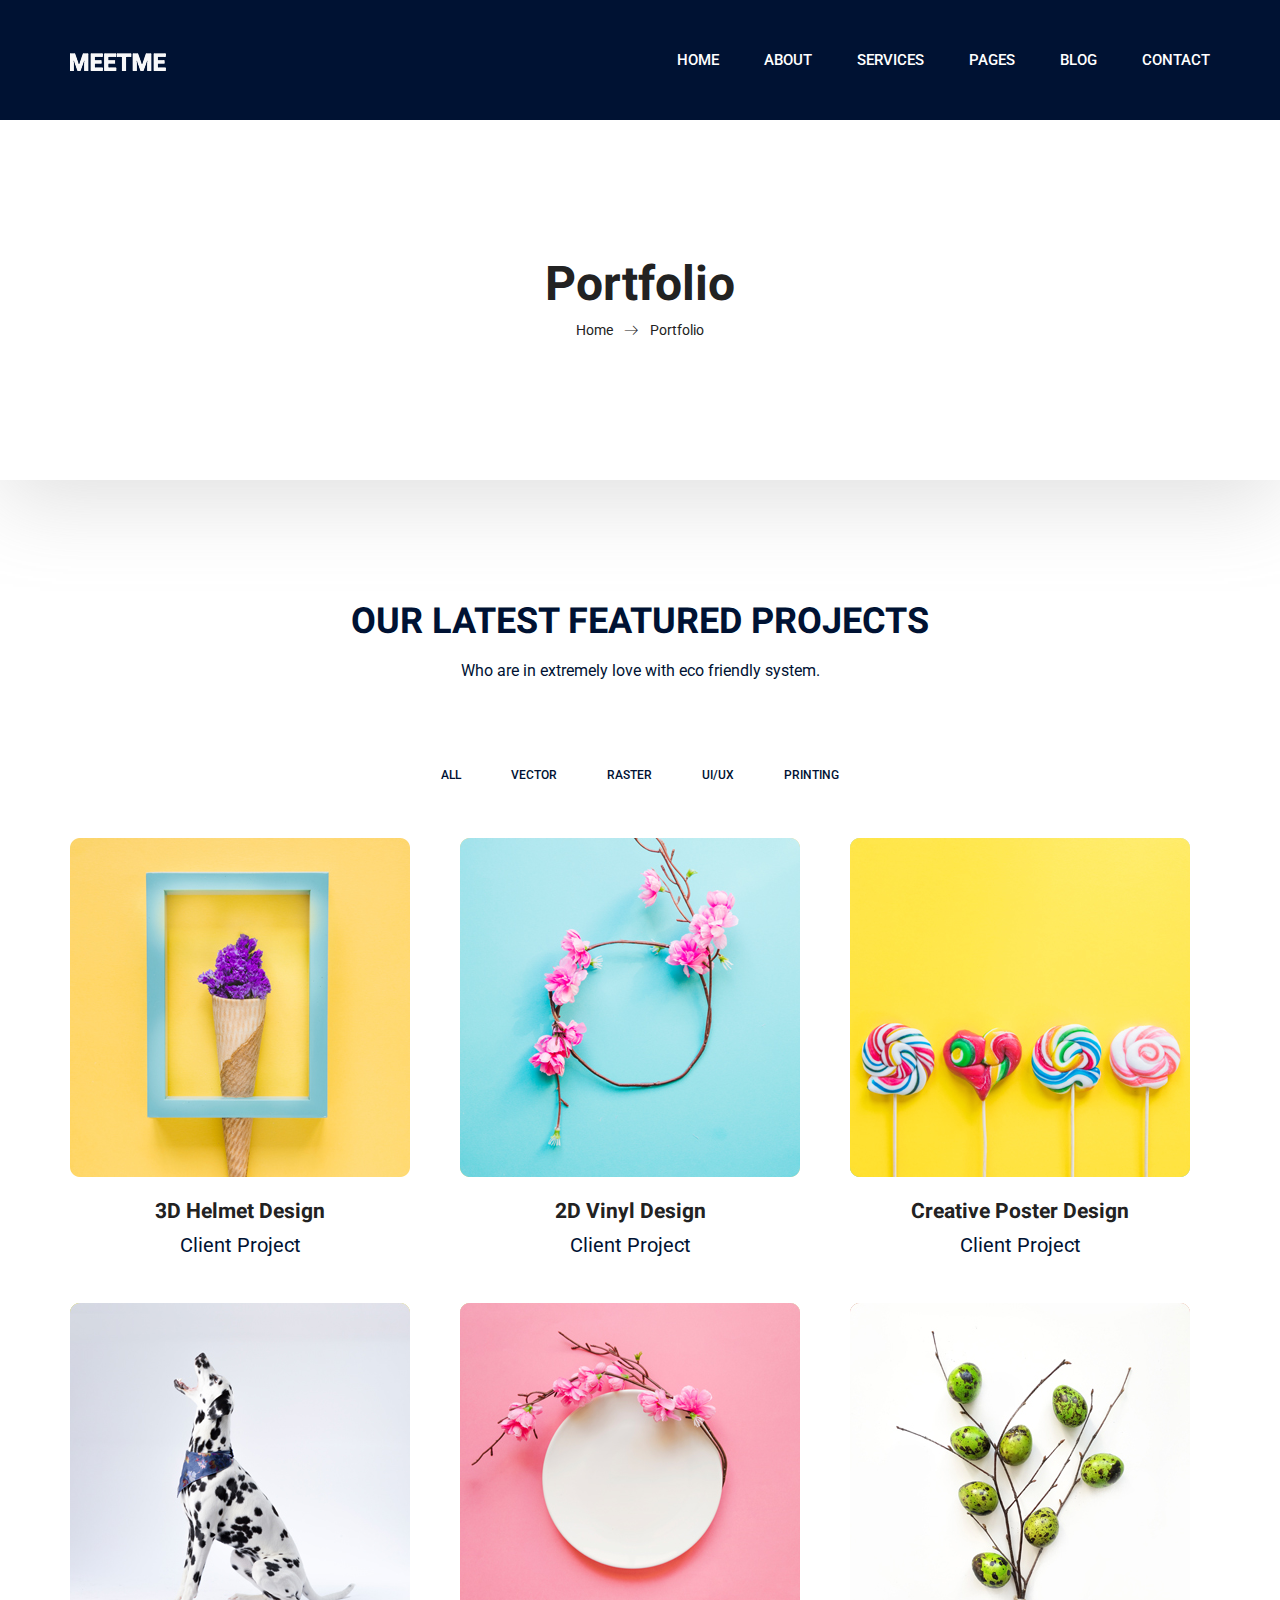
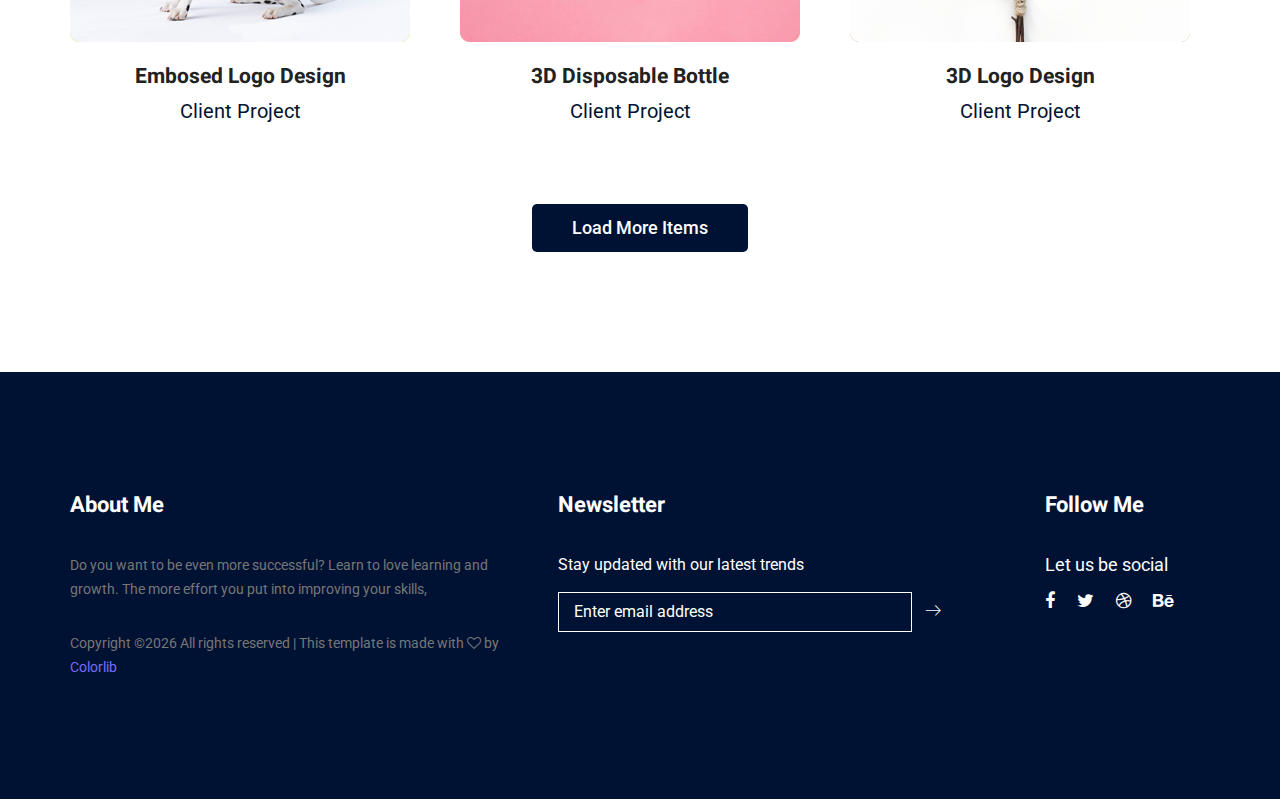
<file: portfolio.html>
<!doctype html>
<html lang="en">
    <head>
        <!-- Required meta tags -->
        <meta charset="utf-8">
        <meta name="viewport" content="width=device-width, initial-scale=1, shrink-to-fit=no">
        <link rel="icon" href="img/favicon.png" type="image/png">
        <title>NeeNee Portfolio</title>
        <!-- Bootstrap CSS -->
        <link rel="stylesheet" href="css/bootstrap.css">
        <link rel="stylesheet" href="vendors/linericon/style.css">
        <link rel="stylesheet" href="css/font-awesome.min.css">
        <link rel="stylesheet" href="vendors/owl-carousel/owl.carousel.min.css">
        <link rel="stylesheet" href="vendors/lightbox/simpleLightbox.css">
        <link rel="stylesheet" href="vendors/nice-select/css/nice-select.css">
        <link rel="stylesheet" href="vendors/animate-css/animate.css">
        <link rel="stylesheet" href="vendors/popup/magnific-popup.css">
        <link rel="stylesheet" href="vendors/flaticon/flaticon.css">
        <!-- main css -->
        <link rel="stylesheet" href="css/style.css">
        <link rel="stylesheet" href="css/responsive.css">
    </head>
    <body>
        
        <!--================Header Menu Area =================-->
        <header class="header_area">
            <div class="main_menu">
            	<nav class="navbar navbar-expand-lg navbar-light">
					<div class="container box_1620">
						<!-- Brand and toggle get grouped for better mobile display -->
						<a class="navbar-brand logo_h" href="index.html"><img src="img/logo.png" alt=""></a>
						<button class="navbar-toggler" type="button" data-toggle="collapse" data-target="#navbarSupportedContent" aria-controls="navbarSupportedContent" aria-expanded="false" aria-label="Toggle navigation">
							<span class="icon-bar"></span>
							<span class="icon-bar"></span>
							<span class="icon-bar"></span>
						</button>
						<!-- Collect the nav links, forms, and other content for toggling -->
						<div class="collapse navbar-collapse offset" id="navbarSupportedContent">
							<ul class="nav navbar-nav menu_nav ml-auto">
								<li class="nav-item active"><a class="nav-link" href="index.html">Home</a></li> 
								<li class="nav-item"><a class="nav-link" href="about-us.html">About</a></li> 
								<li class="nav-item"><a class="nav-link" href="services.html">Services</a></li> 
								<li class="nav-item submenu dropdown">
									<a href="#" class="nav-link dropdown-toggle" data-toggle="dropdown" role="button" aria-haspopup="true" aria-expanded="false">Pages</a>
									<ul class="dropdown-menu">
										<li class="nav-item"><a class="nav-link" href="portfolio.html">Portfolio</a></li>
										<li class="nav-item"><a class="nav-link" href="elements.html">Elements</a></li>
									</ul>
								</li> 
								<li class="nav-item submenu dropdown">
									<a href="#" class="nav-link dropdown-toggle" data-toggle="dropdown" role="button" aria-haspopup="true" aria-expanded="false">Blog</a>
									<ul class="dropdown-menu">
										<li class="nav-item"><a class="nav-link" href="blog.html">Blog</a></li>
										<li class="nav-item"><a class="nav-link" href="single-blog.html">Blog Details</a></li>
									</ul>
								</li> 
								<li class="nav-item"><a class="nav-link" href="contact.html">Contact</a></li>
							</ul>
						</div> 
					</div>
            	</nav>
            </div>
        </header>
        <!--================Header Menu Area =================-->
        
        <!--================Home Banner Area =================-->
        <section class="banner_area">
            <div class="box_1620">
				<div class="banner_inner d-flex align-items-center">
					<div class="container">
						<div class="banner_content text-center">
							<h2>Portfolio</h2>
							<div class="page_link">
								<a href="index.html">Home</a>
								<a href="portfolio.html">Portfolio</a>
							</div>
						</div>
					</div>
				</div>
            </div>
        </section>
        <!--================End Home Banner Area =================-->
        
        <!--================Home Gallery Area =================-->
        <section class="home_gallery_area p_120">
        	<div class="container">
        		<div class="main_title">
        			<h2>Our Latest Featured Projects</h2>
        			<p>Who are in extremely love with eco friendly system.</p>
        		</div>
        		<div class="isotope_fillter">
        			<ul class="gallery_filter list">
						<li class="active" data-filter="*"><a href="#">All</a></li>
						<li data-filter=".brand"><a href="#">Vector</a></li>
						<li data-filter=".manipul"><a href="#">Raster</a></li>
						<li data-filter=".creative"><a href="#">UI/UX</a></li>
						<li data-filter=".design"><a href="#">Printing</a></li>
					</ul>
        		</div>
        	</div>
        	<div class="container">
        		<div class="gallery_f_inner row imageGallery1">
        			<div class="col-lg-4 col-md-4 col-sm-6 brand manipul design print">
        				<div class="h_gallery_item">
        					<div class="g_img_item">
        						<img class="img-fluid" src="img/gallery/project-1.jpg" alt="">
        						<a class="light" href="img/gallery/project-1.jpg"><img src="img/gallery/icon.png" alt=""></a>
        					</div>
        					<div class="g_item_text">
        						<h4>3D Helmet Design</h4>
        						<p>Client Project</p>
        					</div>
        				</div>
        			</div>
        			<div class="col-lg-4 col-md-4 col-sm-6 brand manipul creative">
        				<div class="h_gallery_item">
        					<div class="g_img_item">
        						<img class="img-fluid" src="img/gallery/project-2.jpg" alt="">
        						<a class="light" href="img/gallery/project-2.jpg"><img src="img/gallery/icon.png" alt=""></a>
        					</div>
        					<div class="g_item_text">
        						<h4>2D Vinyl Design</h4>
        						<p>Client Project</p>
        					</div>
        				</div>
        			</div>
        			<div class="col-lg-4 col-md-4 col-sm-6 manipul creative design print">
        				<div class="h_gallery_item">
        					<div class="g_img_item">
        						<img class="img-fluid" src="img/gallery/project-3.jpg" alt="">
        						<a class="light" href="img/gallery/project-3.jpg"><img src="img/gallery/icon.png" alt=""></a>
        					</div>
        					<div class="g_item_text">
        						<h4>Creative Poster Design</h4>
        						<p>Client Project</p>
        					</div>
        				</div>
        			</div>
        			<div class="col-lg-4 col-md-4 col-sm-6 brand creative print">
        				<div class="h_gallery_item">
        					<div class="g_img_item">
        						<img class="img-fluid" src="img/gallery/project-4.jpg" alt="">
        						<a class="light" href="img/gallery/project-4.jpg"><img src="img/gallery/icon.png" alt=""></a>
        					</div>
        					<div class="g_item_text">
        						<h4>Embosed Logo Design</h4>
        						<p>Client Project</p>
        					</div>
        				</div>
        			</div>
        			<div class="col-lg-4 col-md-4 col-sm-6 brand manipul design">
        				<div class="h_gallery_item">
        					<div class="g_img_item">
        						<img class="img-fluid" src="img/gallery/project-5.jpg" alt="">
        						<a class="light" href="img/gallery/project-5.jpg"><img src="img/gallery/icon.png" alt=""></a>
        					</div>
        					<div class="g_item_text">
        						<h4>3D Disposable Bottle</h4>
        						<p>Client Project</p>
        					</div>
        				</div>
        			</div>
        			<div class="col-lg-4 col-md-4 col-sm-6 brand creative">
        				<div class="h_gallery_item">
        					<div class="g_img_item">
        						<img class="img-fluid" src="img/gallery/project-6.jpg" alt="">
        						<a class="light" href="img/gallery/project-6.jpg"><img src="img/gallery/icon.png" alt=""></a>
        					</div>
        					<div class="g_item_text">
        						<h4>3D Logo Design</h4>
        						<p>Client Project</p>
        					</div>
        				</div>
        			</div>
        		</div>
        		<div class="more_btn">
        			<a class="main_btn" href="#">Load More Items</a>
        		</div>
        	</div>
        </section>
        <!--================End Home Gallery Area =================-->
        
        <!--================Footer Area =================-->
        <footer class="footer_area p_120">
        	<div class="container">
        		<div class="row footer_inner">
        			<div class="col-lg-5 col-sm-6">
        				<aside class="f_widget ab_widget">
        					<div class="f_title">
        						<h3>About Me</h3>
        					</div>
        					<p>Do you want to be even more successful? Learn to love learning and growth. The more effort you put into improving your skills,</p>
        					<p><!-- Link back to Colorlib can't be removed. Template is licensed under CC BY 3.0. -->
Copyright &copy;<script>document.write(new Date().getFullYear());</script> All rights reserved | This template is made with <i class="fa fa-heart-o" aria-hidden="true"></i> by <a href="https://colorlib.com" target="_blank">Colorlib</a>
<!-- Link back to Colorlib can't be removed. Template is licensed under CC BY 3.0. --></p>
        				</aside>
        			</div>
        			<div class="col-lg-5 col-sm-6">
        				<aside class="f_widget news_widget">
        					<div class="f_title">
        						<h3>Newsletter</h3>
        					</div>
        					<p>Stay updated with our latest trends</p>
        					<div id="mc_embed_signup">
                                <form target="_blank" action="https://spondonit.us12.list-manage.com/subscribe/post?u=1462626880ade1ac87bd9c93a&amp;id=92a4423d01" method="get" class="subscribe_form relative">
                                	<div class="input-group d-flex flex-row">
                                        <input name="EMAIL" placeholder="Enter email address" onfocus="this.placeholder = ''" onblur="this.placeholder = 'Email Address '" required="" type="email">
                                        <button class="btn sub-btn"><span class="lnr lnr-arrow-right"></span></button>		
                                    </div>				
                                    <div class="mt-10 info"></div>
                                </form>
                            </div>
        				</aside>
        			</div>
        			<div class="col-lg-2">
        				<aside class="f_widget social_widget">
        					<div class="f_title">
        						<h3>Follow Me</h3>
        					</div>
        					<p>Let us be social</p>
        					<ul class="list">
        						<li><a href="#"><i class="fa fa-facebook"></i></a></li>
        						<li><a href="#"><i class="fa fa-twitter"></i></a></li>
        						<li><a href="#"><i class="fa fa-dribbble"></i></a></li>
        						<li><a href="#"><i class="fa fa-behance"></i></a></li>
        					</ul>
        				</aside>
        			</div>
        		</div>
        	</div>
        </footer>
        <!--================End Footer Area =================-->
        
        
        
        
        <!-- Optional JavaScript -->
        <!-- jQuery first, then Popper.js, then Bootstrap JS -->
        <script src="js/jquery-3.3.1.min.js"></script>
        <script src="js/popper.js"></script>
        <script src="js/bootstrap.min.js"></script>
        <script src="js/stellar.js"></script>
        <script src="vendors/lightbox/simpleLightbox.min.js"></script>
        <script src="vendors/nice-select/js/jquery.nice-select.min.js"></script>
        <script src="vendors/isotope/imagesloaded.pkgd.min.js"></script>
        <script src="vendors/isotope/isotope.pkgd.min.js"></script>
        <script src="vendors/owl-carousel/owl.carousel.min.js"></script>
        <script src="vendors/popup/jquery.magnific-popup.min.js"></script>
        <script src="js/jquery.ajaxchimp.min.js"></script>
        <script src="vendors/counter-up/jquery.waypoints.min.js"></script>
        <script src="vendors/counter-up/jquery.counterup.min.js"></script>
        <script src="js/mail-script.js"></script>
        <script src="js/theme.js"></script>
    </body>
</html>
</file>
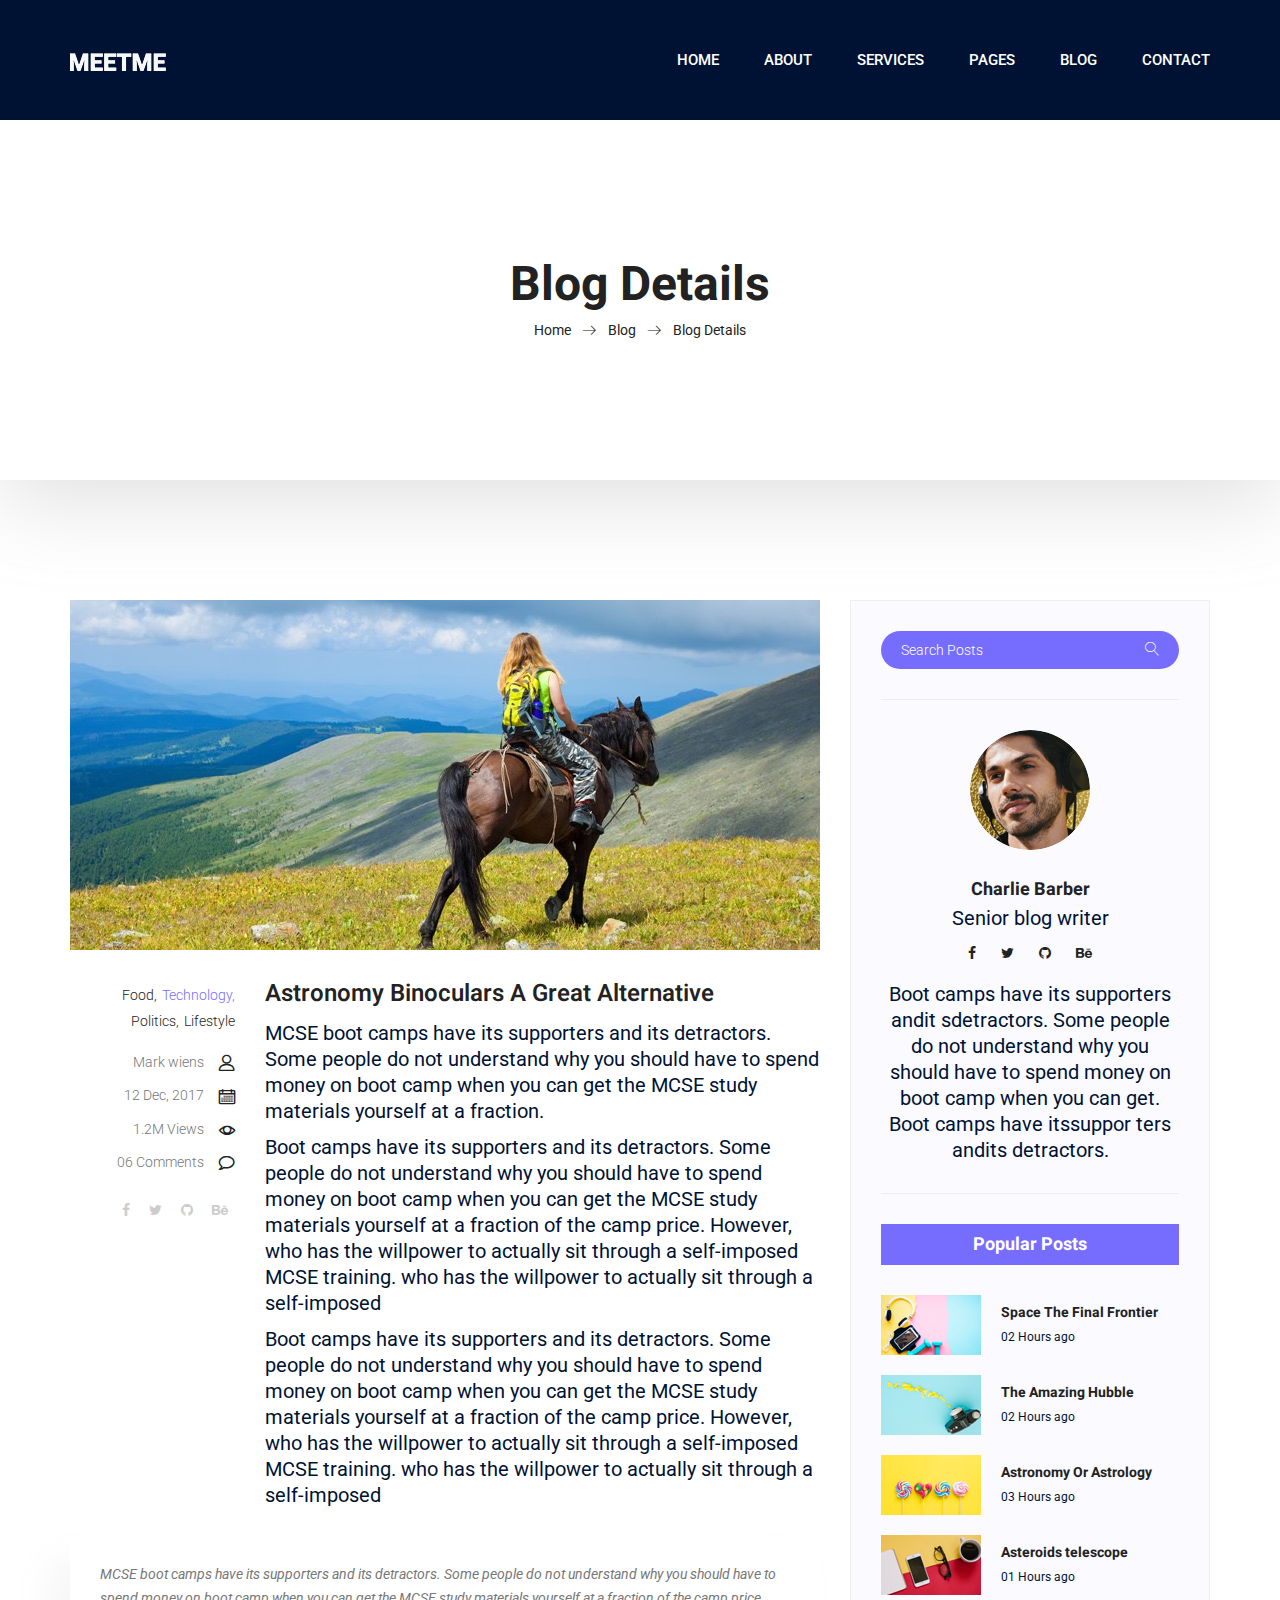
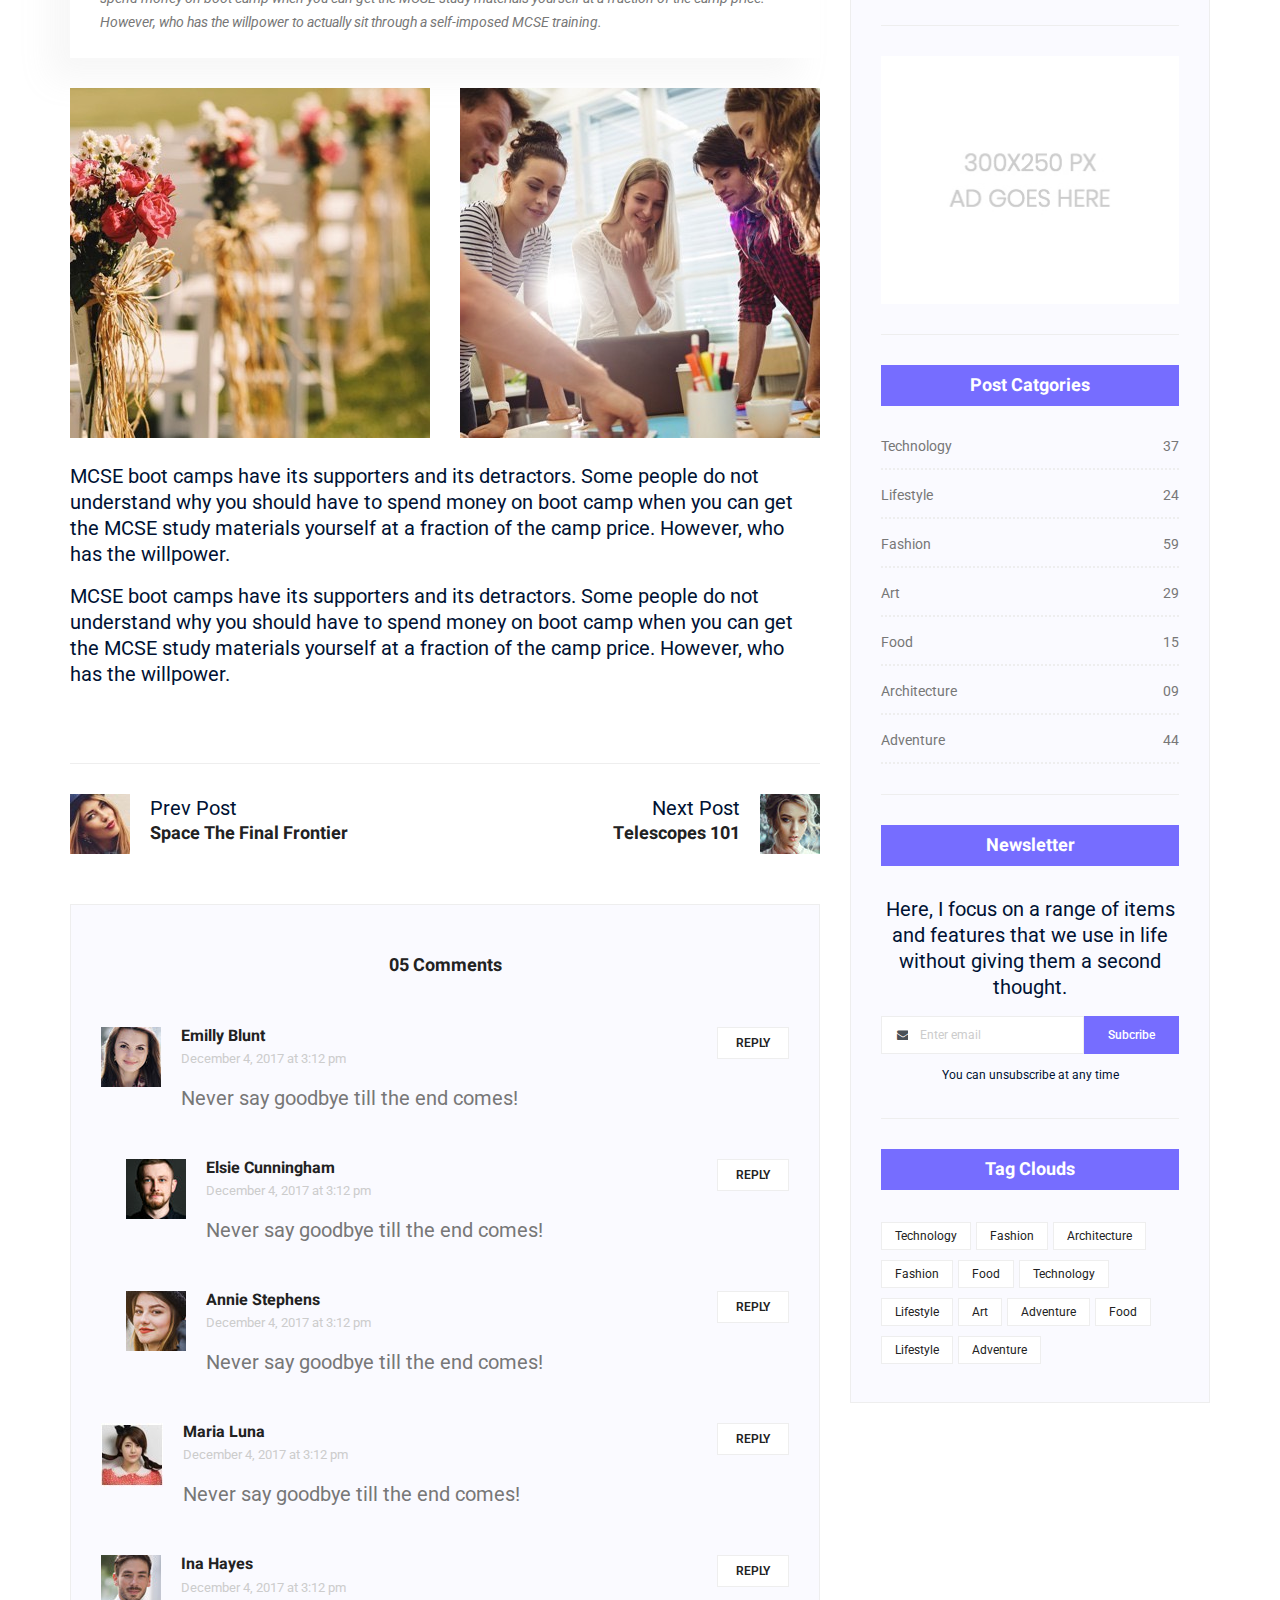
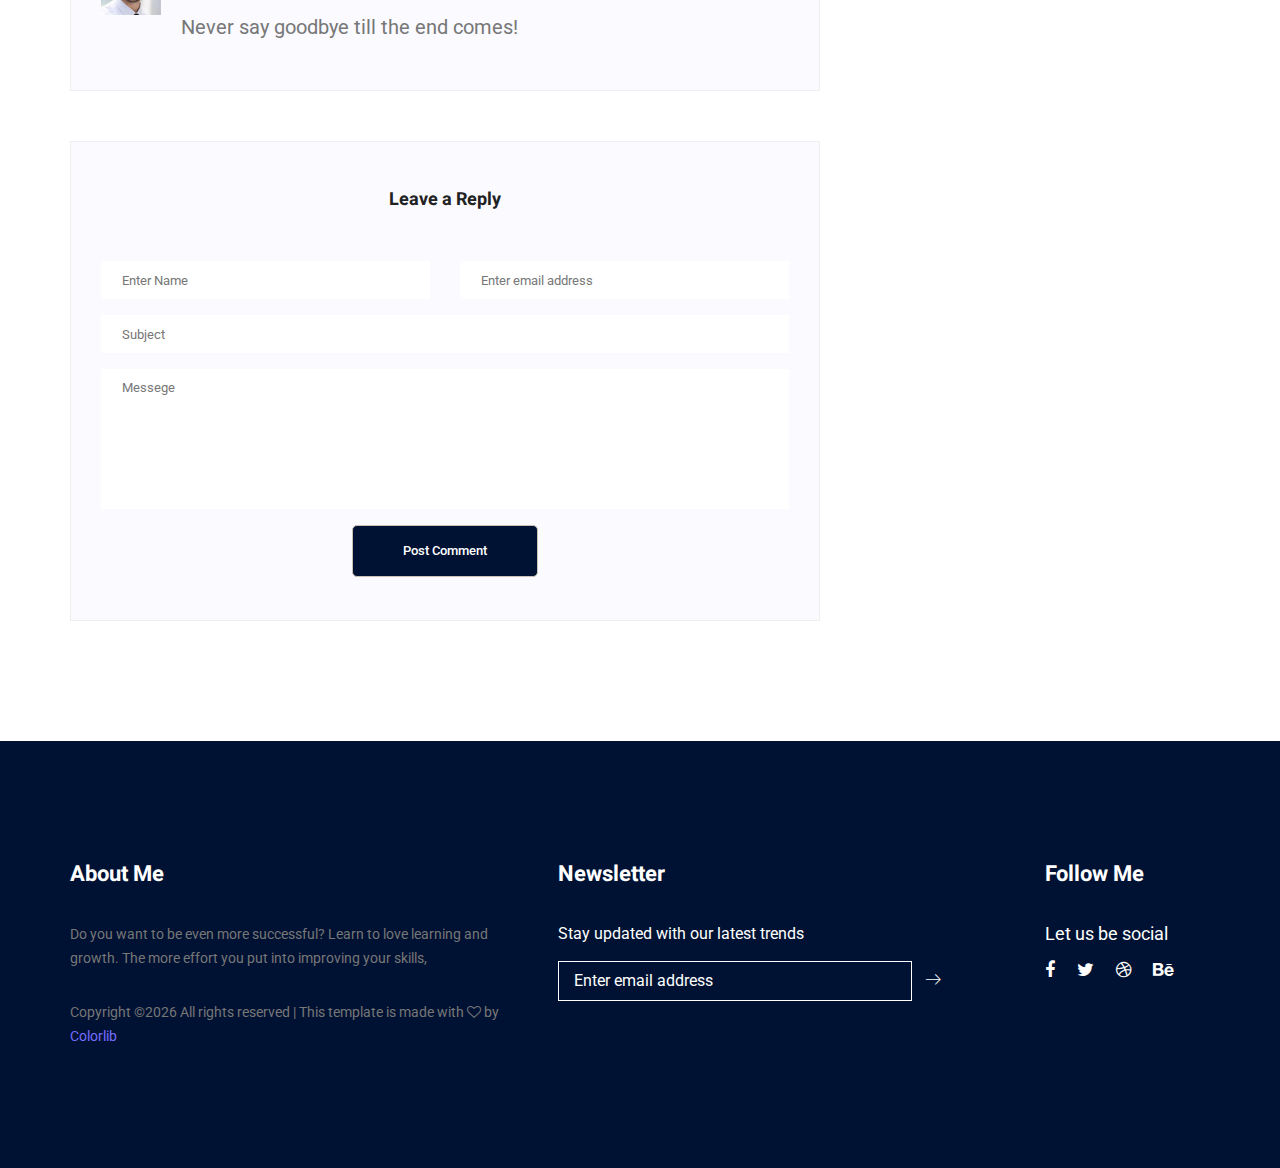
<file: single-blog.html>
<!doctype html>
<html lang="en">
    <head>
        <!-- Required meta tags -->
        <meta charset="utf-8">
        <meta name="viewport" content="width=device-width, initial-scale=1, shrink-to-fit=no">
        <link rel="icon" href="img/favicon.png" type="image/png">
        <title>MeetMe Personal</title>
        <!-- Bootstrap CSS -->
        <link rel="stylesheet" href="css/bootstrap.css">
        <link rel="stylesheet" href="vendors/linericon/style.css">
        <link rel="stylesheet" href="css/font-awesome.min.css">
        <link rel="stylesheet" href="vendors/owl-carousel/owl.carousel.min.css">
        <link rel="stylesheet" href="vendors/lightbox/simpleLightbox.css">
        <link rel="stylesheet" href="vendors/nice-select/css/nice-select.css">
        <link rel="stylesheet" href="vendors/animate-css/animate.css">
        <link rel="stylesheet" href="vendors/popup/magnific-popup.css">
        <!-- main css -->
        <link rel="stylesheet" href="css/style.css">
        <link rel="stylesheet" href="css/responsive.css">
    </head>
    <body>
        
        <!--================Header Menu Area =================-->
        <header class="header_area">
            <div class="main_menu">
            	<nav class="navbar navbar-expand-lg navbar-light">
					<div class="container box_1620">
						<!-- Brand and toggle get grouped for better mobile display -->
						<a class="navbar-brand logo_h" href="index.html"><img src="img/logo.png" alt=""></a>
						<button class="navbar-toggler" type="button" data-toggle="collapse" data-target="#navbarSupportedContent" aria-controls="navbarSupportedContent" aria-expanded="false" aria-label="Toggle navigation">
							<span class="icon-bar"></span>
							<span class="icon-bar"></span>
							<span class="icon-bar"></span>
						</button>
						<!-- Collect the nav links, forms, and other content for toggling -->
						<div class="collapse navbar-collapse offset" id="navbarSupportedContent">
							<ul class="nav navbar-nav menu_nav ml-auto">
								<li class="nav-item active"><a class="nav-link" href="index.html">Home</a></li> 
								<li class="nav-item"><a class="nav-link" href="about-us.html">About</a></li> 
								<li class="nav-item"><a class="nav-link" href="services.html">Services</a></li> 
								<li class="nav-item submenu dropdown">
									<a href="#" class="nav-link dropdown-toggle" data-toggle="dropdown" role="button" aria-haspopup="true" aria-expanded="false">Pages</a>
									<ul class="dropdown-menu">
										<li class="nav-item"><a class="nav-link" href="portfolio.html">Portfolio</a></li>
										<li class="nav-item"><a class="nav-link" href="elements.html">Elements</a></li>
									</ul>
								</li> 
								<li class="nav-item submenu dropdown">
									<a href="#" class="nav-link dropdown-toggle" data-toggle="dropdown" role="button" aria-haspopup="true" aria-expanded="false">Blog</a>
									<ul class="dropdown-menu">
										<li class="nav-item"><a class="nav-link" href="blog.html">Blog</a></li>
										<li class="nav-item"><a class="nav-link" href="single-blog.html">Blog Details</a></li>
									</ul>
								</li> 
								<li class="nav-item"><a class="nav-link" href="contact.html">Contact</a></li>
							</ul>
						</div> 
					</div>
            	</nav>
            </div>
        </header>
        <!--================Header Menu Area =================-->
        
        <!--================Home Banner Area =================-->
        <section class="banner_area">
            <div class="box_1620">
				<div class="banner_inner d-flex align-items-center">
					<div class="container">
						<div class="banner_content text-center">
							<h2>Blog Details</h2>
							<div class="page_link">
								<a href="index.html">Home</a>
								<a href="blog.html">Blog</a>
								<a href="single-blog.html">Blog Details</a>
							</div>
						</div>
					</div>
				</div>
            </div>
        </section>
        <!--================End Home Banner Area =================-->
        
        <!--================Blog Area =================-->
        <section class="blog_area single-post-area p_120">
            <div class="container">
                <div class="row">
                    <div class="col-lg-8 posts-list">
                        <div class="single-post row">
                            <div class="col-lg-12">
                                <div class="feature-img">
                                    <img class="img-fluid" src="img/blog/feature-img1.jpg" alt="">
                                </div>									
                            </div>
                            <div class="col-lg-3  col-md-3">
                                <div class="blog_info text-right">
                                    <div class="post_tag">
                                        <a href="#">Food,</a>
                                        <a class="active" href="#">Technology,</a>
                                        <a href="#">Politics,</a>
                                        <a href="#">Lifestyle</a>
                                    </div>
                                    <ul class="blog_meta list">
                                        <li><a href="#">Mark wiens<i class="lnr lnr-user"></i></a></li>
                                        <li><a href="#">12 Dec, 2017<i class="lnr lnr-calendar-full"></i></a></li>
                                        <li><a href="#">1.2M Views<i class="lnr lnr-eye"></i></a></li>
                                        <li><a href="#">06 Comments<i class="lnr lnr-bubble"></i></a></li>
                                    </ul>
                                    <ul class="social-links">
                                        <li><a href="#"><i class="fa fa-facebook"></i></a></li>
                                        <li><a href="#"><i class="fa fa-twitter"></i></a></li>
                                        <li><a href="#"><i class="fa fa-github"></i></a></li>
                                        <li><a href="#"><i class="fa fa-behance"></i></a></li>
                                    </ul>
                                </div>
                            </div>
                            <div class="col-lg-9 col-md-9 blog_details">
                                <h2>Astronomy Binoculars A Great Alternative</h2>
                                <p class="excert">
                                    MCSE boot camps have its supporters and its detractors. Some people do not understand why you should have to spend money on boot camp when you can get the MCSE study materials yourself at a fraction.
                                </p>
                                <p>
                                    Boot camps have its supporters and its detractors. Some people do not understand why you should have to spend money on boot camp when you can get the MCSE study materials yourself at a fraction of the camp price. However, who has the willpower to actually sit through a self-imposed MCSE training. who has the willpower to actually sit through a self-imposed
                                </p>
                                <p>
                                    Boot camps have its supporters and its detractors. Some people do not understand why you should have to spend money on boot camp when you can get the MCSE study materials yourself at a fraction of the camp price. However, who has the willpower to actually sit through a self-imposed MCSE training. who has the willpower to actually sit through a self-imposed
                                </p>
                            </div>
                            <div class="col-lg-12">
                                <div class="quotes">
                                    MCSE boot camps have its supporters and its detractors. Some people do not understand why you should have to spend money on boot camp when you can get the MCSE study materials yourself at a fraction of the camp price. However, who has the willpower to actually sit through a self-imposed MCSE training.										
                                </div>
                                <div class="row">
                                    <div class="col-6">
                                        <img class="img-fluid" src="img/blog/post-img1.jpg" alt="">
                                    </div>
                                    <div class="col-6">
                                        <img class="img-fluid" src="img/blog/post-img2.jpg" alt="">
                                    </div>	
                                    <div class="col-lg-12 mt-25">
                                        <p>
                                            MCSE boot camps have its supporters and its detractors. Some people do not understand why you should have to spend money on boot camp when you can get the MCSE study materials yourself at a fraction of the camp price. However, who has the willpower.
                                        </p>
                                        <p>
                                            MCSE boot camps have its supporters and its detractors. Some people do not understand why you should have to spend money on boot camp when you can get the MCSE study materials yourself at a fraction of the camp price. However, who has the willpower.
                                        </p>											
                                    </div>									
                                </div>
                            </div>
                        </div>
                        <div class="navigation-area">
                            <div class="row">
                                <div class="col-lg-6 col-md-6 col-12 nav-left flex-row d-flex justify-content-start align-items-center">
                                    <div class="thumb">
                                        <a href="#"><img class="img-fluid" src="img/blog/prev.jpg" alt=""></a>
                                    </div>
                                    <div class="arrow">
                                        <a href="#"><span class="lnr text-white lnr-arrow-left"></span></a>
                                    </div>
                                    <div class="detials">
                                        <p>Prev Post</p>
                                        <a href="#"><h4>Space The Final Frontier</h4></a>
                                    </div>
                                </div>
                                <div class="col-lg-6 col-md-6 col-12 nav-right flex-row d-flex justify-content-end align-items-center">
                                    <div class="detials">
                                        <p>Next Post</p>
                                        <a href="#"><h4>Telescopes 101</h4></a>
                                    </div>
                                    <div class="arrow">
                                        <a href="#"><span class="lnr text-white lnr-arrow-right"></span></a>
                                    </div>
                                    <div class="thumb">
                                        <a href="#"><img class="img-fluid" src="img/blog/next.jpg" alt=""></a>
                                    </div>										
                                </div>									
                            </div>
                        </div>
                        <div class="comments-area">
                            <h4>05 Comments</h4>
                            <div class="comment-list">
                                <div class="single-comment justify-content-between d-flex">
                                    <div class="user justify-content-between d-flex">
                                        <div class="thumb">
                                            <img src="img/blog/c1.jpg" alt="">
                                        </div>
                                        <div class="desc">
                                            <h5><a href="#">Emilly Blunt</a></h5>
                                            <p class="date">December 4, 2017 at 3:12 pm </p>
                                            <p class="comment">
                                                Never say goodbye till the end comes!
                                            </p>
                                        </div>
                                    </div>
                                    <div class="reply-btn">
                                           <a href="" class="btn-reply text-uppercase">reply</a> 
                                    </div>
                                </div>
                            </div>	
                            <div class="comment-list left-padding">
                                <div class="single-comment justify-content-between d-flex">
                                    <div class="user justify-content-between d-flex">
                                        <div class="thumb">
                                            <img src="img/blog/c2.jpg" alt="">
                                        </div>
                                        <div class="desc">
                                            <h5><a href="#">Elsie Cunningham</a></h5>
                                            <p class="date">December 4, 2017 at 3:12 pm </p>
                                            <p class="comment">
                                                Never say goodbye till the end comes!
                                            </p>
                                        </div>
                                    </div>
                                    <div class="reply-btn">
                                           <a href="" class="btn-reply text-uppercase">reply</a> 
                                    </div>
                                </div>
                            </div>	
                            <div class="comment-list left-padding">
                                <div class="single-comment justify-content-between d-flex">
                                    <div class="user justify-content-between d-flex">
                                        <div class="thumb">
                                            <img src="img/blog/c3.jpg" alt="">
                                        </div>
                                        <div class="desc">
                                            <h5><a href="#">Annie Stephens</a></h5>
                                            <p class="date">December 4, 2017 at 3:12 pm </p>
                                            <p class="comment">
                                                Never say goodbye till the end comes!
                                            </p>
                                        </div>
                                    </div>
                                    <div class="reply-btn">
                                           <a href="" class="btn-reply text-uppercase">reply</a> 
                                    </div>
                                </div>
                            </div>	
                            <div class="comment-list">
                                <div class="single-comment justify-content-between d-flex">
                                    <div class="user justify-content-between d-flex">
                                        <div class="thumb">
                                            <img src="img/blog/c4.jpg" alt="">
                                        </div>
                                        <div class="desc">
                                            <h5><a href="#">Maria Luna</a></h5>
                                            <p class="date">December 4, 2017 at 3:12 pm </p>
                                            <p class="comment">
                                                Never say goodbye till the end comes!
                                            </p>
                                        </div>
                                    </div>
                                    <div class="reply-btn">
                                           <a href="" class="btn-reply text-uppercase">reply</a> 
                                    </div>
                                </div>
                            </div>	
                            <div class="comment-list">
                                <div class="single-comment justify-content-between d-flex">
                                    <div class="user justify-content-between d-flex">
                                        <div class="thumb">
                                            <img src="img/blog/c5.jpg" alt="">
                                        </div>
                                        <div class="desc">
                                            <h5><a href="#">Ina Hayes</a></h5>
                                            <p class="date">December 4, 2017 at 3:12 pm </p>
                                            <p class="comment">
                                                Never say goodbye till the end comes!
                                            </p>
                                        </div>
                                    </div>
                                    <div class="reply-btn">
                                           <a href="" class="btn-reply text-uppercase">reply</a> 
                                    </div>
                                </div>
                            </div>	                                             				
                        </div>
                        <div class="comment-form">
                            <h4>Leave a Reply</h4>
                            <form>
                                <div class="form-group form-inline">
                                  <div class="form-group col-lg-6 col-md-6 name">
                                    <input type="text" class="form-control" id="name" placeholder="Enter Name" onfocus="this.placeholder = ''" onblur="this.placeholder = 'Enter Name'">
                                  </div>
                                  <div class="form-group col-lg-6 col-md-6 email">
                                    <input type="email" class="form-control" id="email" placeholder="Enter email address" onfocus="this.placeholder = ''" onblur="this.placeholder = 'Enter email address'">
                                  </div>										
                                </div>
                                <div class="form-group">
                                    <input type="text" class="form-control" id="subject" placeholder="Subject" onfocus="this.placeholder = ''" onblur="this.placeholder = 'Subject'">
                                </div>
                                <div class="form-group">
                                    <textarea class="form-control mb-10" rows="5" name="message" placeholder="Messege" onfocus="this.placeholder = ''" onblur="this.placeholder = 'Messege'" required=""></textarea>
                                </div>
                                <a href="#" class="primary-btn submit_btn">Post Comment</a>	
                            </form>
                        </div>
                    </div>
                    <div class="col-lg-4">
                        <div class="blog_right_sidebar">
                            <aside class="single_sidebar_widget search_widget">
                                <div class="input-group">
                                    <input type="text" class="form-control" placeholder="Search Posts">
                                    <span class="input-group-btn">
                                        <button class="btn btn-default" type="button"><i class="lnr lnr-magnifier"></i></button>
                                    </span>
                                </div><!-- /input-group -->
                                <div class="br"></div>
                            </aside>
                            <aside class="single_sidebar_widget author_widget">
                                <img class="author_img rounded-circle" src="img/blog/author.png" alt="">
                                <h4>Charlie Barber</h4>
                                <p>Senior blog writer</p>
                                <div class="social_icon">
                                    <a href="#"><i class="fa fa-facebook"></i></a>
                                    <a href="#"><i class="fa fa-twitter"></i></a>
                                    <a href="#"><i class="fa fa-github"></i></a>
                                    <a href="#"><i class="fa fa-behance"></i></a>
                                </div>
                                <p>Boot camps have its supporters andit sdetractors. Some people do not understand why you should have to spend money on boot camp when you can get. Boot camps have itssuppor ters andits detractors.</p>
                                <div class="br"></div>
                            </aside>
                            <aside class="single_sidebar_widget popular_post_widget">
                                <h3 class="widget_title">Popular Posts</h3>
                                <div class="media post_item">
                                    <img src="img/blog/popular-post/post1.jpg" alt="post">
                                    <div class="media-body">
                                        <a href="blog-details.html"><h3>Space The Final Frontier</h3></a>
                                        <p>02 Hours ago</p>
                                    </div>
                                </div>
                                <div class="media post_item">
                                    <img src="img/blog/popular-post/post2.jpg" alt="post">
                                    <div class="media-body">
                                        <a href="blog-details.html"><h3>The Amazing Hubble</h3></a>
                                        <p>02 Hours ago</p>
                                    </div>
                                </div>
                                <div class="media post_item">
                                    <img src="img/blog/popular-post/post3.jpg" alt="post">
                                    <div class="media-body">
                                        <a href="blog-details.html"><h3>Astronomy Or Astrology</h3></a>
                                        <p>03 Hours ago</p>
                                    </div>
                                </div>
                                <div class="media post_item">
                                    <img src="img/blog/popular-post/post4.jpg" alt="post">
                                    <div class="media-body">
                                        <a href="blog-details.html"><h3>Asteroids telescope</h3></a>
                                        <p>01 Hours ago</p>
                                    </div>
                                </div>
                                <div class="br"></div>
                            </aside>
                            <aside class="single_sidebar_widget ads_widget">
                                <a href="#"><img class="img-fluid" src="img/blog/add.jpg" alt=""></a>
                                <div class="br"></div>
                            </aside>
                            <aside class="single_sidebar_widget post_category_widget">
                                <h4 class="widget_title">Post Catgories</h4>
                                <ul class="list cat-list">
                                    <li>
                                        <a href="#" class="d-flex justify-content-between">
                                            <p>Technology</p>
                                            <p>37</p>
                                        </a>
                                    </li>
                                    <li>
                                        <a href="#" class="d-flex justify-content-between">
                                            <p>Lifestyle</p>
                                            <p>24</p>
                                        </a>
                                    </li>
                                    <li>
                                        <a href="#" class="d-flex justify-content-between">
                                            <p>Fashion</p>
                                            <p>59</p>
                                        </a>
                                    </li>
                                    <li>
                                        <a href="#" class="d-flex justify-content-between">
                                            <p>Art</p>
                                            <p>29</p>
                                        </a>
                                    </li>
                                    <li>
                                        <a href="#" class="d-flex justify-content-between">
                                            <p>Food</p>
                                            <p>15</p>
                                        </a>
                                    </li>
                                    <li>
                                        <a href="#" class="d-flex justify-content-between">
                                            <p>Architecture</p>
                                            <p>09</p>
                                        </a>
                                    </li>
                                    <li>
                                        <a href="#" class="d-flex justify-content-between">
                                            <p>Adventure</p>
                                            <p>44</p>
                                        </a>
                                    </li>															
                                </ul>
                                <div class="br"></div>
                            </aside>
                            <aside class="single-sidebar-widget newsletter_widget">
                                <h4 class="widget_title">Newsletter</h4>
                                <p>
                                Here, I focus on a range of items and features that we use in life without
                                giving them a second thought.
                                </p>
                                <div class="form-group d-flex flex-row">
                                    <div class="input-group">
                                        <div class="input-group-prepend">
                                            <div class="input-group-text"><i class="fa fa-envelope" aria-hidden="true"></i></div>
                                        </div>
                                        <input type="text" class="form-control" id="inlineFormInputGroup" placeholder="Enter email" onfocus="this.placeholder = ''" onblur="this.placeholder = 'Enter email'">
                                    </div>
                                    <a href="#" class="bbtns">Subcribe</a>
                                </div>	
                                <p class="text-bottom">You can unsubscribe at any time</p>	
                                <div class="br"></div>							
                            </aside>
                            <aside class="single-sidebar-widget tag_cloud_widget">
                                <h4 class="widget_title">Tag Clouds</h4>
                                <ul class="list">
                                    <li><a href="#">Technology</a></li>
                                    <li><a href="#">Fashion</a></li>
                                    <li><a href="#">Architecture</a></li>
                                    <li><a href="#">Fashion</a></li>
                                    <li><a href="#">Food</a></li>
                                    <li><a href="#">Technology</a></li>
                                    <li><a href="#">Lifestyle</a></li>
                                    <li><a href="#">Art</a></li>
                                    <li><a href="#">Adventure</a></li>
                                    <li><a href="#">Food</a></li>
                                    <li><a href="#">Lifestyle</a></li>
                                    <li><a href="#">Adventure</a></li>
                                </ul>
                            </aside>
                        </div>
                    </div>
                </div>
            </div>
        </section>
        <!--================Blog Area =================-->
        
        <!--================Footer Area =================-->
        <footer class="footer_area p_120">
        	<div class="container">
        		<div class="row footer_inner">
        			<div class="col-lg-5 col-sm-6">
        				<aside class="f_widget ab_widget">
        					<div class="f_title">
        						<h3>About Me</h3>
        					</div>
        					<p>Do you want to be even more successful? Learn to love learning and growth. The more effort you put into improving your skills,</p>
        					<p><!-- Link back to Colorlib can't be removed. Template is licensed under CC BY 3.0. -->
Copyright &copy;<script>document.write(new Date().getFullYear());</script> All rights reserved | This template is made with <i class="fa fa-heart-o" aria-hidden="true"></i> by <a href="https://colorlib.com" target="_blank">Colorlib</a>
<!-- Link back to Colorlib can't be removed. Template is licensed under CC BY 3.0. --></p>
        				</aside>
        			</div>
        			<div class="col-lg-5 col-sm-6">
        				<aside class="f_widget news_widget">
        					<div class="f_title">
        						<h3>Newsletter</h3>
        					</div>
        					<p>Stay updated with our latest trends</p>
        					<div id="mc_embed_signup">
                                <form target="_blank" action="https://spondonit.us12.list-manage.com/subscribe/post?u=1462626880ade1ac87bd9c93a&amp;id=92a4423d01" method="get" class="subscribe_form relative">
                                	<div class="input-group d-flex flex-row">
                                        <input name="EMAIL" placeholder="Enter email address" onfocus="this.placeholder = ''" onblur="this.placeholder = 'Email Address '" required="" type="email">
                                        <button class="btn sub-btn"><span class="lnr lnr-arrow-right"></span></button>		
                                    </div>				
                                    <div class="mt-10 info"></div>
                                </form>
                            </div>
        				</aside>
        			</div>
        			<div class="col-lg-2">
        				<aside class="f_widget social_widget">
        					<div class="f_title">
        						<h3>Follow Me</h3>
        					</div>
        					<p>Let us be social</p>
        					<ul class="list">
        						<li><a href="#"><i class="fa fa-facebook"></i></a></li>
        						<li><a href="#"><i class="fa fa-twitter"></i></a></li>
        						<li><a href="#"><i class="fa fa-dribbble"></i></a></li>
        						<li><a href="#"><i class="fa fa-behance"></i></a></li>
        					</ul>
        				</aside>
        			</div>
        		</div>
        	</div>
        </footer>
        <!--================End Footer Area =================-->
        
        
        
        
        <!-- Optional JavaScript -->
        <!-- jQuery first, then Popper.js, then Bootstrap JS -->
        <script src="js/jquery-3.3.1.min.js"></script>
        <script src="js/popper.js"></script>
        <script src="js/bootstrap.min.js"></script>
        <script src="js/stellar.js"></script>
        <script src="vendors/lightbox/simpleLightbox.min.js"></script>
        <script src="vendors/nice-select/js/jquery.nice-select.min.js"></script>
        <script src="vendors/isotope/imagesloaded.pkgd.min.js"></script>
        <script src="vendors/isotope/isotope.pkgd.min.js"></script>
        <script src="vendors/owl-carousel/owl.carousel.min.js"></script>
        <script src="vendors/popup/jquery.magnific-popup.min.js"></script>
        <script src="js/jquery.ajaxchimp.min.js"></script>
        <script src="vendors/counter-up/jquery.waypoints.min.js"></script>
        <script src="vendors/counter-up/jquery.counterup.min.js"></script>
        <script src="js/mail-script.js"></script>
        <script src="js/theme.js"></script>
    </body>
</html>
</file>
<file: vendors/linericon/style.css>
@font-face {
	font-family: 'Linearicons-Free';
	src:url('fonts/Linearicons-Free.eot?w118d');
	src:url('fonts/Linearicons-Free.eot?#iefixw118d') format('embedded-opentype'),
		url('fonts/Linearicons-Free.woff2?w118d') format('woff2'),
		url('fonts/Linearicons-Free.woff?w118d') format('woff'),
		url('fonts/Linearicons-Free.ttf?w118d') format('truetype'),
		url('fonts/Linearicons-Free.svg?w118d#Linearicons-Free') format('svg');
	font-weight: normal;
	font-style: normal;
}

.lnr {
	font-family: 'Linearicons-Free';
	speak: none;
	font-style: normal;
	font-weight: normal;
	font-variant: normal;
	text-transform: none;
	line-height: 1;

	/* Better Font Rendering =========== */
	-webkit-font-smoothing: antialiased;
	-moz-osx-font-smoothing: grayscale;
}

.lnr-home:before {
	content: "\e800";
}
.lnr-apartment:before {
	content: "\e801";
}
.lnr-pencil:before {
	content: "\e802";
}
.lnr-magic-wand:before {
	content: "\e803";
}
.lnr-drop:before {
	content: "\e804";
}
.lnr-lighter:before {
	content: "\e805";
}
.lnr-poop:before {
	content: "\e806";
}
.lnr-sun:before {
	content: "\e807";
}
.lnr-moon:before {
	content: "\e808";
}
.lnr-cloud:before {
	content: "\e809";
}
.lnr-cloud-upload:before {
	content: "\e80a";
}
.lnr-cloud-download:before {
	content: "\e80b";
}
.lnr-cloud-sync:before {
	content: "\e80c";
}
.lnr-cloud-check:before {
	content: "\e80d";
}
.lnr-database:before {
	content: "\e80e";
}
.lnr-lock:before {
	content: "\e80f";
}
.lnr-cog:before {
	content: "\e810";
}
.lnr-trash:before {
	content: "\e811";
}
.lnr-dice:before {
	content: "\e812";
}
.lnr-heart:before {
	content: "\e813";
}
.lnr-star:before {
	content: "\e814";
}
.lnr-star-half:before {
	content: "\e815";
}
.lnr-star-empty:before {
	content: "\e816";
}
.lnr-flag:before {
	content: "\e817";
}
.lnr-envelope:before {
	content: "\e818";
}
.lnr-paperclip:before {
	content: "\e819";
}
.lnr-inbox:before {
	content: "\e81a";
}
.lnr-eye:before {
	content: "\e81b";
}
.lnr-printer:before {
	content: "\e81c";
}
.lnr-file-empty:before {
	content: "\e81d";
}
.lnr-file-add:before {
	content: "\e81e";
}
.lnr-enter:before {
	content: "\e81f";
}
.lnr-exit:before {
	content: "\e820";
}
.lnr-graduation-hat:before {
	content: "\e821";
}
.lnr-license:before {
	content: "\e822";
}
.lnr-music-note:before {
	content: "\e823";
}
.lnr-film-play:before {
	content: "\e824";
}
.lnr-camera-video:before {
	content: "\e825";
}
.lnr-camera:before {
	content: "\e826";
}
.lnr-picture:before {
	content: "\e827";
}
.lnr-book:before {
	content: "\e828";
}
.lnr-bookmark:before {
	content: "\e829";
}
.lnr-user:before {
	content: "\e82a";
}
.lnr-users:before {
	content: "\e82b";
}
.lnr-shirt:before {
	content: "\e82c";
}
.lnr-store:before {
	content: "\e82d";
}
.lnr-cart:before {
	content: "\e82e";
}
.lnr-tag:before {
	content: "\e82f";
}
.lnr-phone-handset:before {
	content: "\e830";
}
.lnr-phone:before {
	content: "\e831";
}
.lnr-pushpin:before {
	content: "\e832";
}
.lnr-map-marker:before {
	content: "\e833";
}
.lnr-map:before {
	content: "\e834";
}
.lnr-location:before {
	content: "\e835";
}
.lnr-calendar-full:before {
	content: "\e836";
}
.lnr-keyboard:before {
	content: "\e837";
}
.lnr-spell-check:before {
	content: "\e838";
}
.lnr-screen:before {
	content: "\e839";
}
.lnr-smartphone:before {
	content: "\e83a";
}
.lnr-tablet:before {
	content: "\e83b";
}
.lnr-laptop:before {
	content: "\e83c";
}
.lnr-laptop-phone:before {
	content: "\e83d";
}
.lnr-power-switch:before {
	content: "\e83e";
}
.lnr-bubble:before {
	content: "\e83f";
}
.lnr-heart-pulse:before {
	content: "\e840";
}
.lnr-construction:before {
	content: "\e841";
}
.lnr-pie-chart:before {
	content: "\e842";
}
.lnr-chart-bars:before {
	content: "\e843";
}
.lnr-gift:before {
	content: "\e844";
}
.lnr-diamond:before {
	content: "\e845";
}
.lnr-linearicons:before {
	content: "\e846";
}
.lnr-dinner:before {
	content: "\e847";
}
.lnr-coffee-cup:before {
	content: "\e848";
}
.lnr-leaf:before {
	content: "\e849";
}
.lnr-paw:before {
	content: "\e84a";
}
.lnr-rocket:before {
	content: "\e84b";
}
.lnr-briefcase:before {
	content: "\e84c";
}
.lnr-bus:before {
	content: "\e84d";
}
.lnr-car:before {
	content: "\e84e";
}
.lnr-train:before {
	content: "\e84f";
}
.lnr-bicycle:before {
	content: "\e850";
}
.lnr-wheelchair:before {
	content: "\e851";
}
.lnr-select:before {
	content: "\e852";
}
.lnr-earth:before {
	content: "\e853";
}
.lnr-smile:before {
	content: "\e854";
}
.lnr-sad:before {
	content: "\e855";
}
.lnr-neutral:before {
	content: "\e856";
}
.lnr-mustache:before {
	content: "\e857";
}
.lnr-alarm:before {
	content: "\e858";
}
.lnr-bullhorn:before {
	content: "\e859";
}
.lnr-volume-high:before {
	content: "\e85a";
}
.lnr-volume-medium:before {
	content: "\e85b";
}
.lnr-volume-low:before {
	content: "\e85c";
}
.lnr-volume:before {
	content: "\e85d";
}
.lnr-mic:before {
	content: "\e85e";
}
.lnr-hourglass:before {
	content: "\e85f";
}
.lnr-undo:before {
	content: "\e860";
}
.lnr-redo:before {
	content: "\e861";
}
.lnr-sync:before {
	content: "\e862";
}
.lnr-history:before {
	content: "\e863";
}
.lnr-clock:before {
	content: "\e864";
}
.lnr-download:before {
	content: "\e865";
}
.lnr-upload:before {
	content: "\e866";
}
.lnr-enter-down:before {
	content: "\e867";
}
.lnr-exit-up:before {
	content: "\e868";
}
.lnr-bug:before {
	content: "\e869";
}
.lnr-code:before {
	content: "\e86a";
}
.lnr-link:before {
	content: "\e86b";
}
.lnr-unlink:before {
	content: "\e86c";
}
.lnr-thumbs-up:before {
	content: "\e86d";
}
.lnr-thumbs-down:before {
	content: "\e86e";
}
.lnr-magnifier:before {
	content: "\e86f";
}
.lnr-cross:before {
	content: "\e870";
}
.lnr-menu:before {
	content: "\e871";
}
.lnr-list:before {
	content: "\e872";
}
.lnr-chevron-up:before {
	content: "\e873";
}
.lnr-chevron-down:before {
	content: "\e874";
}
.lnr-chevron-left:before {
	content: "\e875";
}
.lnr-chevron-right:before {
	content: "\e876";
}
.lnr-arrow-up:before {
	content: "\e877";
}
.lnr-arrow-down:before {
	content: "\e878";
}
.lnr-arrow-left:before {
	content: "\e879";
}
.lnr-arrow-right:before {
	content: "\e87a";
}
.lnr-move:before {
	content: "\e87b";
}
.lnr-warning:before {
	content: "\e87c";
}
.lnr-question-circle:before {
	content: "\e87d";
}
.lnr-menu-circle:before {
	content: "\e87e";
}
.lnr-checkmark-circle:before {
	content: "\e87f";
}
.lnr-cross-circle:before {
	content: "\e880";
}
.lnr-plus-circle:before {
	content: "\e881";
}
.lnr-circle-minus:before {
	content: "\e882";
}
.lnr-arrow-up-circle:before {
	content: "\e883";
}
.lnr-arrow-down-circle:before {
	content: "\e884";
}
.lnr-arrow-left-circle:before {
	content: "\e885";
}
.lnr-arrow-right-circle:before {
	content: "\e886";
}
.lnr-chevron-up-circle:before {
	content: "\e887";
}
.lnr-chevron-down-circle:before {
	content: "\e888";
}
.lnr-chevron-left-circle:before {
	content: "\e889";
}
.lnr-chevron-right-circle:before {
	content: "\e88a";
}
.lnr-crop:before {
	content: "\e88b";
}
.lnr-frame-expand:before {
	content: "\e88c";
}
.lnr-frame-contract:before {
	content: "\e88d";
}
.lnr-layers:before {
	content: "\e88e";
}
.lnr-funnel:before {
	content: "\e88f";
}
.lnr-text-format:before {
	content: "\e890";
}
.lnr-text-format-remove:before {
	content: "\e891";
}
.lnr-text-size:before {
	content: "\e892";
}
.lnr-bold:before {
	content: "\e893";
}
.lnr-italic:before {
	content: "\e894";
}
.lnr-underline:before {
	content: "\e895";
}
.lnr-strikethrough:before {
	content: "\e896";
}
.lnr-highlight:before {
	content: "\e897";
}
.lnr-text-align-left:before {
	content: "\e898";
}
.lnr-text-align-center:before {
	content: "\e899";
}
.lnr-text-align-right:before {
	content: "\e89a";
}
.lnr-text-align-justify:before {
	content: "\e89b";
}
.lnr-line-spacing:before {
	content: "\e89c";
}
.lnr-indent-increase:before {
	content: "\e89d";
}
.lnr-indent-decrease:before {
	content: "\e89e";
}
.lnr-pilcrow:before {
	content: "\e89f";
}
.lnr-direction-ltr:before {
	content: "\e8a0";
}
.lnr-direction-rtl:before {
	content: "\e8a1";
}
.lnr-page-break:before {
	content: "\e8a2";
}
.lnr-sort-alpha-asc:before {
	content: "\e8a3";
}
.lnr-sort-amount-asc:before {
	content: "\e8a4";
}
.lnr-hand:before {
	content: "\e8a5";
}
.lnr-pointer-up:before {
	content: "\e8a6";
}
.lnr-pointer-right:before {
	content: "\e8a7";
}
.lnr-pointer-down:before {
	content: "\e8a8";
}
.lnr-pointer-left:before {
	content: "\e8a9";
}
</file>
<file: vendors/nice-select/css/nice-select.css>
.nice-select {
  -webkit-tap-highlight-color: transparent;
  background-color: #fff;
  border-radius: 5px;
  border: solid 1px #e8e8e8;
  box-sizing: border-box;
  clear: both;
  cursor: pointer;
  display: block;
  float: left;
  font-family: inherit;
  font-size: 14px;
  font-weight: normal;
  height: 42px;
  line-height: 40px;
  outline: none;
  padding-left: 18px;
  padding-right: 30px;
  position: relative;
  text-align: left !important;
  -webkit-transition: all 0.2s ease-in-out;
  transition: all 0.2s ease-in-out;
  -webkit-user-select: none;
     -moz-user-select: none;
      -ms-user-select: none;
          user-select: none;
  white-space: nowrap;
  width: auto; }
  .nice-select:hover {
    border-color: #dbdbdb; }
  .nice-select:active, .nice-select.open, .nice-select:focus {
    border-color: #999; }
  .nice-select:after {
    border-bottom: 2px solid #999;
    border-right: 2px solid #999;
    content: '';
    display: block;
    height: 5px;
    margin-top: -4px;
    pointer-events: none;
    position: absolute;
    right: 12px;
    top: 50%;
    -webkit-transform-origin: 66% 66%;
        -ms-transform-origin: 66% 66%;
            transform-origin: 66% 66%;
    -webkit-transform: rotate(45deg);
        -ms-transform: rotate(45deg);
            transform: rotate(45deg);
    -webkit-transition: all 0.15s ease-in-out;
    transition: all 0.15s ease-in-out;
    width: 5px; }
  .nice-select.open:after {
    -webkit-transform: rotate(-135deg);
        -ms-transform: rotate(-135deg);
            transform: rotate(-135deg); }
  .nice-select.open .list {
    opacity: 1;
    pointer-events: auto;
    -webkit-transform: scale(1) translateY(0);
        -ms-transform: scale(1) translateY(0);
            transform: scale(1) translateY(0); }
  .nice-select.disabled {
    border-color: #ededed;
    color: #999;
    pointer-events: none; }
    .nice-select.disabled:after {
      border-color: #cccccc; }
  .nice-select.wide {
    width: 100%; }
    .nice-select.wide .list {
      left: 0 !important;
      right: 0 !important; }
  .nice-select.right {
    float: right; }
    .nice-select.right .list {
      left: auto;
      right: 0; }
  .nice-select.small {
    font-size: 12px;
    height: 36px;
    line-height: 34px; }
    .nice-select.small:after {
      height: 4px;
      width: 4px; }
    .nice-select.small .option {
      line-height: 34px;
      min-height: 34px; }
  .nice-select .list {
    background-color: #fff;
    border-radius: 5px;
    box-shadow: 0 0 0 1px rgba(68, 68, 68, 0.11);
    box-sizing: border-box;
    margin-top: 4px;
    opacity: 0;
    overflow: hidden;
    padding: 0;
    pointer-events: none;
    position: absolute;
    top: 100%;
    left: 0;
    -webkit-transform-origin: 50% 0;
        -ms-transform-origin: 50% 0;
            transform-origin: 50% 0;
    -webkit-transform: scale(0.75) translateY(-21px);
        -ms-transform: scale(0.75) translateY(-21px);
            transform: scale(0.75) translateY(-21px);
    -webkit-transition: all 0.2s cubic-bezier(0.5, 0, 0, 1.25), opacity 0.15s ease-out;
    transition: all 0.2s cubic-bezier(0.5, 0, 0, 1.25), opacity 0.15s ease-out;
    z-index: 9; }
    .nice-select .list:hover .option:not(:hover) {
      background-color: transparent !important; }
  .nice-select .option {
    cursor: pointer;
    font-weight: 400;
    line-height: 40px;
    list-style: none;
    min-height: 40px;
    outline: none;
    padding-left: 18px;
    padding-right: 29px;
    text-align: left;
    -webkit-transition: all 0.2s;
    transition: all 0.2s; }
    .nice-select .option:hover, .nice-select .option.focus, .nice-select .option.selected.focus {
      background-color: #f6f6f6; }
    .nice-select .option.selected {
      font-weight: bold; }
    .nice-select .option.disabled {
      background-color: transparent;
      color: #999;
      cursor: default; }

.no-csspointerevents .nice-select .list {
  display: none; }

.no-csspointerevents .nice-select.open .list {
  display: block; }
</file>
<file: vendors/flaticon/flaticon.css>
/*
  	Flaticon icon font: Flaticon
  	Creation date: 26/06/2018 17:19
  	*/

@font-face {
  font-family: "Flaticon";
  src: url("./Flaticon.eot");
  src: url("./Flaticon.eot?#iefix") format("embedded-opentype"),
       url("./Flaticon.woff") format("woff"),
       url("./Flaticon.ttf") format("truetype"),
       url("./Flaticon.svg#Flaticon") format("svg");
  font-weight: normal;
  font-style: normal;
}

@media screen and (-webkit-min-device-pixel-ratio:0) {
  @font-face {
    font-family: "Flaticon";
    src: url("./Flaticon.svg#Flaticon") format("svg");
  }
}

[class^="flaticon-"]:before, [class*=" flaticon-"]:before,
[class^="flaticon-"]:after, [class*=" flaticon-"]:after {   
  font-family: Flaticon;
        font-size: 20px;
font-style: normal;
margin-left: 20px;
}

.flaticon-skyline:before { content: "\f100"; }
.flaticon-sketch:before { content: "\f101"; }
.flaticon-city:before { content: "\f102"; }
</file>
<file: css/style.css>
/*----------------------------------------------------
@File: Default Styles
@Author: Rocky Ahmed
@URL: http://wethemez.com
Author E-mail: rockybd1995@gmail.com

This file contains the styling for the actual theme, this
is the file you need to edit to change the look of the
theme.
---------------------------------------------------- */
/*=====================================================================
@Template Name: Builder Construction 
@Author: Rocky Ahmed
@Developed By: Rocky Ahmed
@Developer URL: http://rocky.wethemez.com
Author E-mail: rockybd1995@gmail.com

@Default Styles

Table of Content:
01/ Variables
02/ predefin
03/ header
04/ button
05/ banner
06/ breadcrumb
07/ about
08/ team
09/ project 
10/ price 
11/ team 
12/ blog 
13/ video  
14/ features  
15/ career  
16/ contact 
17/ footer

=====================================================================*/
/*----------------------------------------------------*/
/*font Variables*/
/*Color Variables*/
/*=================== fonts ====================*/
@import url("https://fonts.googleapis.com/css?family=Heebo:300,400,700,900|Roboto:300,400,500,700");
/*---------------------------------------------------- */
/*----------------------------------------------------*/
.list {
  list-style: none;
  margin: 0px;
  padding: 0px; }

a {
  text-decoration: none;
  transition: all 0.3s ease-in-out; }
  a:hover, a:focus {
    text-decoration: none;
    outline: none; }

.row.m0 {
  margin: 0px; }

body {
  line-height: 26px;
  font-size: 20px;
  font-family: "Roboto", sans-serif;
  font-weight: normal;
  color: #001233; }

h1, h2, h3, h4, h5, h6 {
  font-family: "Heebo", sans-serif;
  font-weight: bold; }

button:focus {
  outline: none;
  box-shadow: none; }

.p0 {
  padding-left: 0px;
  padding-right: 0px; }

.p_120 {
  padding-top: 120px;
  padding-bottom: 120px; }

.p_100 {
  padding-top: 100px;
  padding-bottom: 100px; }

.pad_top {
  padding-top: 120px; }

.pad_bt {
  padding-bottom: 120px; }

.mt-25 {
  margin-top: 25px; }

@media (min-width: 1200px) {
  .container {
    max-width: 1170px; } }

@media (min-width: 1620px) {
  .box_1620 {
    max-width: 1620px;
    margin: auto;
    width: 100%;
    padding-left: 0px;
    padding-right: 0px; } }
/* Main Title Area css
============================================================================================ */
.main_title {
  text-align: center;
  max-width: 670px;
  margin: 0px auto 75px; }
  .main_title h2 {
    font-family: "Heebo", sans-serif;
    font-size: 36px;
    color: #001233;
    margin-bottom: 15px;
    text-transform: uppercase; }
  .main_title p {
    font-size: 16px;
    font-family: "Roboto", sans-serif;
    font-weight: normal;
    line-height: 26px;
    color: #001233;
    margin-bottom: 0px; }

/* End Main Title Area css
============================================================================================ */
/*---------------------------------------------------- */
/*----------------------------------------------------*/
.header_area {
  position: absolute;
  width: 100%;
  top: 0;
  left: 0;
  z-index: 99;
  transition: background 0.4s, all 0.3s linear; }
  .header_area .navbar {
    background: #001233;
    padding: 0px;
    border: 0px;
    border-radius: 0px; }
    .header_area .navbar .nav .nav-item {
      margin-right: 45px; }
      .header_area .navbar .nav .nav-item .nav-link {
        font: 500 15px/120px "Roboto", sans-serif;
        text-transform: uppercase;
        color: #fff;
        padding: 0px;
        display: inline-block; }
        .header_area .navbar .nav .nav-item .nav-link:after {
          display: none; }
      .header_area .navbar .nav .nav-item:hover .nav-link, .header_area .navbar .nav .nav-item.active .nav-link {
        color: #fff; }
      .header_area .navbar .nav .nav-item.submenu {
        position: relative; }
        .header_area .navbar .nav .nav-item.submenu ul {
          border: none;
          padding: 0px;
          border-radius: 0px;
          box-shadow: none;
          margin: 0px;
          background: #fff;
          box-shadow: 0px 3px 16px 0px rgba(243, 241, 241, 0.1); }
          @media (min-width: 992px) {
            .header_area .navbar .nav .nav-item.submenu ul {
              position: absolute;
              top: 120%;
              left: 0px;
              min-width: 200px;
              text-align: left;
              opacity: 0;
              transition: all 300ms ease-in;
              visibility: hidden;
              display: block;
              border: none;
              padding: 0px;
              border-radius: 0px; } }
          .header_area .navbar .nav .nav-item.submenu ul:before {
            content: "";
            width: 0;
            height: 0;
            border-style: solid;
            border-width: 10px 10px 0 10px;
            border-color: #eeeeee transparent transparent transparent;
            position: absolute;
            right: 24px;
            top: 45px;
            z-index: 3;
            opacity: 0;
            transition: all 400ms linear; }
          .header_area .navbar .nav .nav-item.submenu ul .nav-item {
            display: block;
            float: none;
            margin-right: 0px;
            border-bottom: 1px solid #ededed;
            margin-left: 0px;
            transition: all 0.4s linear; }
            .header_area .navbar .nav .nav-item.submenu ul .nav-item .nav-link {
              line-height: 45px;
              color: #222222;
              padding: 0px 30px;
              transition: all 150ms linear;
              display: block;
              margin-right: 0px; }
            .header_area .navbar .nav .nav-item.submenu ul .nav-item:last-child {
              border-bottom: none; }
            .header_area .navbar .nav .nav-item.submenu ul .nav-item:hover .nav-link {
              background: #766dff;
              color: #fff; }
        @media (min-width: 992px) {
          .header_area .navbar .nav .nav-item.submenu:hover ul {
            visibility: visible;
            opacity: 1;
            top: 100%; } }
        .header_area .navbar .nav .nav-item.submenu:hover ul .nav-item {
          margin-top: 0px; }
      .header_area .navbar .nav .nav-item:last-child {
        margin-right: 0px; }
    .header_area .navbar .search {
      font-size: 12px;
      line-height: 60px;
      display: inline-block;
      color: #222222;
      margin-left: 80px; }
      .header_area .navbar .search i {
        font-weight: 600; }
  .header_area.navbar_fixed .main_menu {
    position: fixed;
    width: 100%;
    top: -70px;
    left: 0;
    right: 0;
    background: #000;
    transform: translateY(70px);
    transition: transform 500ms ease, background 500ms ease;
    -webkit-transition: transform 500ms ease, background 500ms ease;
    box-shadow: 0px 3px 16px 0px rgba(0, 0, 0, 0.1); }
    .header_area.navbar_fixed .main_menu .navbar .nav .nav-item .nav-link {
      line-height: 70px; }

.top_menu {
  background: #f9f9ff; }
  .top_menu .header_social li {
    display: inline-block;
    margin-right: 15px; }
    .top_menu .header_social li a {
      font-size: 14px;
      color: #777777;
      display: inline-block;
      line-height: 42px;
      transition: all 300ms linear 0s; }
    .top_menu .header_social li:last-child {
      margin-right: 0px; }
    .top_menu .header_social li:hover a {
      color: #766dff; }
  .top_menu .dn_btn {
    line-height: 42px;
    display: inline-block;
    font-size: 12px;
    margin-right: 30px;
    font-family: "Roboto", sans-serif;
    font-weight: normal;
    color: #777777;
    transition: all 300ms linear 0s; }
    .top_menu .dn_btn:hover {
      color: #766dff; }
    .top_menu .dn_btn:last-child {
      margin-right: 0px; }
  .top_menu .lan_pack {
    height: 30px;
    border: 1px solid #eeeeee;
    border-radius: 3px;
    line-height: 28px;
    font-size: 12px;
    font-family: "Roboto", sans-serif;
    font-weight: 500;
    padding-left: 19px;
    padding-right: 36px;
    color: #777777;
    background: #f9f9ff;
    margin-right: 5px;
    margin-top: 8px; }
    .top_menu .lan_pack .current {
      color: #777777; }
    .top_menu .lan_pack:after {
      content: "\f0d7";
      border: none !important;
      font: normal normal normal 12px/1 FontAwesome;
      transform: rotate(0deg);
      height: auto;
      margin-top: -6px;
      right: 20px; }

/*---------------------------------------------------- */
/*----------------------------------------------------*/
/* Home Banner Area css
============================================================================================ */
.home_banner_area {
  position: relative;
  z-index: 1;
  /* background-image: -moz-linear-gradient(0deg, #001233 0%, #CAC0B3 100%);
  background-image: -webkit-linear-gradient(0deg, #001233 0%, #CAC0B3 100%);
  background-image: -ms-linear-gradient(0deg, #001233 0%, #CAC0B3 100%); */
  background-color: #001233;
  margin-bottom: 200px; }
  .home_banner_area .box_1620 {
    min-height: 700px;
    border-radius: 12px;
    position: relative;
    bottom: -200px;
    background: #fff;
    padding: 30px;
    box-shadow: 0px 20px 80px 0px rgba(153, 153, 153, 0.3); }
  .home_banner_area .banner_inner {
    position: relative;
    width: 100%;
    min-height: 700px;
    display: flex; }
    .home_banner_area .banner_inner .banner_content {
      color: #222222;
      vertical-align: middle;
      align-self: center;
      text-align: left; }
      .home_banner_area .banner_inner .banner_content .media .d-flex {
        padding-right: 125px; }
      .home_banner_area .banner_inner .banner_content .media .media-body {
        vertical-align: middle;
        align-self: center; }

.blog_banner {
  min-height: 780px;
  position: relative;
  z-index: 1;
  overflow: hidden;
  margin-bottom: 0px; }
  .blog_banner .banner_inner {
    background: #04091e;
    position: relative;
    overflow: hidden;
    width: 100%;
    min-height: 780px;
    z-index: 1; }
    .blog_banner .banner_inner .overlay {
      background: url(../img/banner/banner-2.jpg) no-repeat scroll center center;
      opacity: .5;
      height: 125%;
      position: absolute;
      left: 0px;
      top: 0px;
      width: 100%;
      z-index: -1; }
    .blog_banner .banner_inner .blog_b_text {
      max-width: 700px;
      margin: auto;
      color: #fff; }
      .blog_banner .banner_inner .blog_b_text h2 {
        font-size: 60px;
        font-weight: bold;
        font-family: "Heebo", sans-serif;
        line-height: 66px;
        margin-bottom: 15px;
        text-transform: uppercase; }
      .blog_banner .banner_inner .blog_b_text p {
        font-size: 16px;
        margin-bottom: 35px; }
      .blog_banner .banner_inner .blog_b_text .white_bg_btn {
        line-height: 42px;
        padding: 0px 45px;
        border-radius: 5px; }

.banner_box {
  max-width: 1620px;
  margin: auto; }

.banner_area {
  position: relative;
  z-index: 1;
  min-height: 350px;
  background-color: #001233;
  /* background-image: -moz-linear-gradient(0deg, #001233 0%, #CAC0B3 100%);
  background-image: -webkit-linear-gradient(0deg, #001233 0%, #CAC0B3 100%);
  background-image: -ms-linear-gradient(0deg, #001233 0%, #CAC0B3 100%); */
  margin-bottom: 120px; }
  .banner_area .box_1620 {
    background: #fff;
    min-height: 360px;
    border-radius: 12px;
    position: relative;
    bottom: -120px;
    box-shadow: 0px 20px 80px 0px rgba(153, 153, 153, 0.3); }
  .banner_area .banner_inner {
    position: relative;
    overflow: hidden;
    width: 100%;
    min-height: 360px;
    z-index: 1; }
    .banner_area .banner_inner .banner_content h2 {
      color: #222222;
      font-size: 48px;
      font-family: "Heebo", sans-serif;
      margin-bottom: 0px;
      font-weight: bold; }
    .banner_area .banner_inner .banner_content .page_link a {
      font-size: 14px;
      color: #222222;
      font-family: "Roboto", sans-serif;
      margin-right: 32px;
      position: relative; }
      .banner_area .banner_inner .banner_content .page_link a:before {
        content: "\e87a";
        font-family: 'Linearicons-Free';
        position: absolute;
        right: -25px;
        top: 50%;
        transform: translateY(-50%); }
      .banner_area .banner_inner .banner_content .page_link a:last-child {
        margin-right: 0px; }
        .banner_area .banner_inner .banner_content .page_link a:last-child:before {
          display: none; }
      .banner_area .banner_inner .banner_content .page_link a:hover {
        color: #766dff; }

/* End Home Banner Area css
============================================================================================ */
/*---------------------------------------------------- */
/*----------------------------------------------------*/
/* Latest Blog Area css
============================================================================================ */
.latest_blog_inner {
  margin-bottom: -30px; }

.l_blog_item {
  margin-bottom: 30px; }
  .l_blog_item .date {
    font-size: 13px;
    font-family: "Roboto", sans-serif;
    font-weight: normal;
    color: #777777;
    margin-top: 20px;
    display: block;
    margin-bottom: 15px; }
  .l_blog_item h4 {
    font-size: 18px;
    line-height: 24px;
    color: #222222;
    border-bottom: 1px solid #eeeeee;
    padding-bottom: 20px;
    margin-bottom: 20px;
    transition: all 300ms linear 0s; }
  .l_blog_item p {
    margin-bottom: 0px; }
  .l_blog_item:hover h4 {
    color: #766dff; }

/* End Latest Blog Area css
============================================================================================ */
/*================= latest_blog_area css =============*/
.single-recent-blog-post {
  margin-bottom: 30px; }
  .single-recent-blog-post .thumb {
    overflow: hidden; }
    .single-recent-blog-post .thumb img {
      transition: all 0.7s linear; }
  .single-recent-blog-post .details {
    padding-top: 30px; }
    .single-recent-blog-post .details .sec_h4 {
      line-height: 24px;
      padding: 10px 0px 13px;
      transition: all 0.3s linear; }
      .single-recent-blog-post .details .sec_h4:hover {
        color: #777777; }
  .single-recent-blog-post .date {
    font-size: 14px;
    line-height: 24px;
    font-weight: 400; }
  .single-recent-blog-post:hover img {
    transform: scale(1.23) rotate(10deg); }

.tags .tag_btn {
  font-size: 12px;
  font-weight: 500;
  line-height: 20px;
  border: 1px solid #eeeeee;
  display: inline-block;
  padding: 1px 18px;
  text-align: center;
  color: #222222; }
  .tags .tag_btn:before {
    background: #766dff; }
  .tags .tag_btn + .tag_btn {
    margin-left: 2px; }

/*========= blog_categorie_area css ===========*/
.blog_categorie_area {
  padding-top: 80px;
  padding-bottom: 80px; }

.categories_post {
  position: relative;
  text-align: center;
  cursor: pointer; }
  .categories_post img {
    max-width: 100%; }
  .categories_post .categories_details {
    position: absolute;
    top: 20px;
    left: 20px;
    right: 20px;
    bottom: 20px;
    background: rgba(34, 34, 34, 0.8);
    color: #fff;
    transition: all 0.3s linear;
    display: flex;
    align-items: center;
    justify-content: center; }
    .categories_post .categories_details h5 {
      margin-bottom: 0px;
      font-size: 18px;
      line-height: 26px;
      text-transform: uppercase;
      color: #fff;
      position: relative; }
    .categories_post .categories_details p {
      font-weight: 300;
      font-size: 14px;
      line-height: 26px;
      margin-bottom: 0px; }
    .categories_post .categories_details .border_line {
      margin: 10px 0px;
      background: #fff;
      width: 100%;
      height: 1px; }
  .categories_post:hover .categories_details {
    background-image: -moz-linear-gradient(0deg, #766dff 0%, #88f3ff 100%);
    background-image: -webkit-linear-gradient(0deg, #766dff 0%, #88f3ff 100%);
    background-image: -ms-linear-gradient(0deg, #766dff 0%, #88f3ff 100%);
    opacity: 0.851; }

/*============ blog_left_sidebar css ==============*/
.blog_item {
  margin-bottom: 40px; }

.blog_info {
  padding-top: 30px; }
  .blog_info .post_tag {
    padding-bottom: 20px; }
    .blog_info .post_tag a {
      font: 300 14px/21px "Roboto", sans-serif;
      color: #222222; }
      .blog_info .post_tag a:hover {
        color: #777777; }
      .blog_info .post_tag a.active {
        color: #766dff; }
  .blog_info .blog_meta li a {
    font: 300 14px/20px "Roboto", sans-serif;
    color: #777777;
    vertical-align: middle;
    padding-bottom: 12px;
    display: inline-block; }
    .blog_info .blog_meta li a i {
      color: #222222;
      font-size: 16px;
      font-weight: 600;
      padding-left: 15px;
      line-height: 20px;
      vertical-align: middle; }
    .blog_info .blog_meta li a:hover {
      color: #766dff; }

.blog_post img {
  max-width: 100%; }

.blog_details {
  padding-top: 20px; }
  .blog_details h2 {
    font-size: 24px;
    line-height: 36px;
    color: #222222;
    font-weight: 600;
    transition: all 0.3s linear; }
    .blog_details h2:hover {
      color: #766dff; }
  .blog_details p {
    margin-bottom: 26px; }

.view_btn {
  font-size: 14px;
  line-height: 36px;
  display: inline-block;
  color: #222222;
  font-weight: 500;
  padding: 0px 30px;
  background: #fff; }

.blog_right_sidebar {
  border: 1px solid #eeeeee;
  background: #fafaff;
  padding: 30px; }
  .blog_right_sidebar .widget_title {
    font-size: 18px;
    line-height: 25px;
    background: #766dff;
    text-align: center;
    color: #fff;
    padding: 8px 0px;
    margin-bottom: 30px; }
  .blog_right_sidebar .search_widget .input-group .form-control {
    font-size: 14px;
    line-height: 29px;
    border: 0px;
    width: 100%;
    font-weight: 300;
    color: #fff;
    padding-left: 20px;
    border-radius: 45px;
    z-index: 0;
    background: #766dff; }
    .blog_right_sidebar .search_widget .input-group .form-control.placeholder {
      color: #fff; }
    .blog_right_sidebar .search_widget .input-group .form-control:-moz-placeholder {
      color: #fff; }
    .blog_right_sidebar .search_widget .input-group .form-control::-moz-placeholder {
      color: #fff; }
    .blog_right_sidebar .search_widget .input-group .form-control::-webkit-input-placeholder {
      color: #fff; }
    .blog_right_sidebar .search_widget .input-group .form-control:focus {
      box-shadow: none; }
  .blog_right_sidebar .search_widget .input-group .btn-default {
    position: absolute;
    right: 20px;
    background: transparent;
    border: 0px;
    box-shadow: none;
    font-size: 14px;
    color: #fff;
    padding: 0px;
    top: 50%;
    transform: translateY(-50%);
    z-index: 1; }
  .blog_right_sidebar .author_widget {
    text-align: center; }
    .blog_right_sidebar .author_widget h4 {
      font-size: 18px;
      line-height: 20px;
      color: #222222;
      margin-bottom: 5px;
      margin-top: 30px; }
    .blog_right_sidebar .author_widget p {
      margin-bottom: 0px; }
    .blog_right_sidebar .author_widget .social_icon {
      padding: 7px 0px 15px; }
      .blog_right_sidebar .author_widget .social_icon a {
        font-size: 14px;
        color: #222222;
        transition: all 0.2s linear; }
        .blog_right_sidebar .author_widget .social_icon a + a {
          margin-left: 20px; }
        .blog_right_sidebar .author_widget .social_icon a:hover {
          color: #766dff; }
  .blog_right_sidebar .popular_post_widget .post_item .media-body {
    justify-content: center;
    align-self: center;
    padding-left: 20px; }
    .blog_right_sidebar .popular_post_widget .post_item .media-body h3 {
      font-size: 14px;
      line-height: 20px;
      color: #222222;
      margin-bottom: 4px;
      transition: all 0.3s linear; }
      .blog_right_sidebar .popular_post_widget .post_item .media-body h3:hover {
        color: #766dff; }
    .blog_right_sidebar .popular_post_widget .post_item .media-body p {
      font-size: 12px;
      line-height: 21px;
      margin-bottom: 0px; }
  .blog_right_sidebar .popular_post_widget .post_item + .post_item {
    margin-top: 20px; }
  .blog_right_sidebar .post_category_widget .cat-list li {
    border-bottom: 2px dotted #eee;
    transition: all 0.3s ease 0s;
    padding-bottom: 12px; }
    .blog_right_sidebar .post_category_widget .cat-list li a {
      font-size: 14px;
      line-height: 20px;
      color: #777; }
      .blog_right_sidebar .post_category_widget .cat-list li a p {
        margin-bottom: 0px; }
    .blog_right_sidebar .post_category_widget .cat-list li + li {
      padding-top: 15px; }
    .blog_right_sidebar .post_category_widget .cat-list li:hover {
      border-color: #766dff; }
      .blog_right_sidebar .post_category_widget .cat-list li:hover a {
        color: #766dff; }
  .blog_right_sidebar .newsletter_widget {
    text-align: center; }
    .blog_right_sidebar .newsletter_widget .form-group {
      margin-bottom: 8px; }
    .blog_right_sidebar .newsletter_widget .input-group-prepend {
      margin-right: -1px; }
    .blog_right_sidebar .newsletter_widget .input-group-text {
      background: #fff;
      border-radius: 0px;
      vertical-align: top;
      font-size: 12px;
      line-height: 36px;
      padding: 0px 0px 0px 15px;
      border: 1px solid #eeeeee;
      border-right: 0px; }
    .blog_right_sidebar .newsletter_widget .form-control {
      font-size: 12px;
      line-height: 24px;
      color: #cccccc;
      border: 1px solid #eeeeee;
      border-left: 0px;
      border-radius: 0px; }
      .blog_right_sidebar .newsletter_widget .form-control.placeholder {
        color: #cccccc; }
      .blog_right_sidebar .newsletter_widget .form-control:-moz-placeholder {
        color: #cccccc; }
      .blog_right_sidebar .newsletter_widget .form-control::-moz-placeholder {
        color: #cccccc; }
      .blog_right_sidebar .newsletter_widget .form-control::-webkit-input-placeholder {
        color: #cccccc; }
      .blog_right_sidebar .newsletter_widget .form-control:focus {
        outline: none;
        box-shadow: none; }
    .blog_right_sidebar .newsletter_widget .bbtns {
      background: #766dff;
      color: #fff;
      font-size: 12px;
      line-height: 38px;
      display: inline-block;
      font-weight: 500;
      padding: 0px 24px 0px 24px;
      border-radius: 0; }
    .blog_right_sidebar .newsletter_widget .text-bottom {
      font-size: 12px; }
  .blog_right_sidebar .tag_cloud_widget ul li {
    display: inline-block; }
    .blog_right_sidebar .tag_cloud_widget ul li a {
      display: inline-block;
      border: 1px solid #eee;
      background: #fff;
      padding: 0px 13px;
      margin-bottom: 8px;
      transition: all 0.3s ease 0s;
      color: #222222;
      font-size: 12px; }
      .blog_right_sidebar .tag_cloud_widget ul li a:hover {
        background-image: -moz-linear-gradient(0deg, #766dff 0%, #88f3ff 100%);
        background-image: -webkit-linear-gradient(0deg, #766dff 0%, #88f3ff 100%);
        background-image: -ms-linear-gradient(0deg, #766dff 0%, #88f3ff 100%);
        color: #fff; }
  .blog_right_sidebar .br {
    width: 100%;
    height: 1px;
    background: #eeeeee;
    margin: 30px 0px; }

.blog-pagination {
  padding-top: 25px;
  padding-bottom: 95px; }
  .blog-pagination .page-link {
    border-radius: 0; }
  .blog-pagination .page-item {
    border: none; }

.page-link {
  background: transparent;
  font-weight: 400; }

.blog-pagination .page-item.active .page-link {
  background-color: #766dff;
  border-color: transparent;
  color: #fff; }

.blog-pagination .page-link {
  position: relative;
  display: block;
  padding: 0.5rem 0.75rem;
  margin-left: -1px;
  line-height: 1.25;
  color: #8a8a8a;
  border: none; }

.blog-pagination .page-link .lnr {
  font-weight: 600; }

.blog-pagination .page-item:last-child .page-link,
.blog-pagination .page-item:first-child .page-link {
  border-radius: 0; }

.blog-pagination .page-link:hover {
  color: #fff;
  text-decoration: none;
  background-color: #766dff;
  border-color: #eee; }

/*============ Start Blog Single Styles  =============*/
.single-post-area .social-links {
  padding-top: 10px; }
  .single-post-area .social-links li {
    display: inline-block;
    margin-bottom: 10px; }
    .single-post-area .social-links li a {
      color: #cccccc;
      padding: 7px;
      font-size: 14px;
      transition: all 0.2s linear; }
      .single-post-area .social-links li a:hover {
        color: #222222; }
.single-post-area .blog_details {
  padding-top: 26px; }
  .single-post-area .blog_details p {
    margin-bottom: 10px; }
.single-post-area .quotes {
  margin-top: 20px;
  margin-bottom: 30px;
  padding: 24px 35px 24px 30px;
  background-color: white;
  box-shadow: -20.84px 21.58px 30px 0px rgba(176, 176, 176, 0.1);
  font-size: 14px;
  line-height: 24px;
  color: #777;
  font-style: italic; }
.single-post-area .arrow {
  position: absolute; }
  .single-post-area .arrow .lnr {
    font-size: 20px;
    font-weight: 600; }
.single-post-area .thumb .overlay-bg {
  background: rgba(0, 0, 0, 0.8); }
.single-post-area .navigation-area {
  border-top: 1px solid #eee;
  padding-top: 30px;
  margin-top: 60px; }
  .single-post-area .navigation-area p {
    margin-bottom: 0px; }
  .single-post-area .navigation-area h4 {
    font-size: 18px;
    line-height: 25px;
    color: #222222; }
  .single-post-area .navigation-area .nav-left {
    text-align: left; }
    .single-post-area .navigation-area .nav-left .thumb {
      margin-right: 20px;
      background: #000; }
      .single-post-area .navigation-area .nav-left .thumb img {
        transition: all 300ms linear 0s; }
    .single-post-area .navigation-area .nav-left .lnr {
      margin-left: 20px;
      opacity: 0;
      transition: all 300ms linear 0s; }
    .single-post-area .navigation-area .nav-left:hover .lnr {
      opacity: 1; }
    .single-post-area .navigation-area .nav-left:hover .thumb img {
      opacity: .5; }
    @media (max-width: 767px) {
      .single-post-area .navigation-area .nav-left {
        margin-bottom: 30px; } }
  .single-post-area .navigation-area .nav-right {
    text-align: right; }
    .single-post-area .navigation-area .nav-right .thumb {
      margin-left: 20px;
      background: #000; }
      .single-post-area .navigation-area .nav-right .thumb img {
        transition: all 300ms linear 0s; }
    .single-post-area .navigation-area .nav-right .lnr {
      margin-right: 20px;
      opacity: 0;
      transition: all 300ms linear 0s; }
    .single-post-area .navigation-area .nav-right:hover .lnr {
      opacity: 1; }
    .single-post-area .navigation-area .nav-right:hover .thumb img {
      opacity: .5; }
@media (max-width: 991px) {
  .single-post-area .sidebar-widgets {
    padding-bottom: 0px; } }

.comments-area {
  background: #fafaff;
  border: 1px solid #eee;
  padding: 50px 30px;
  margin-top: 50px; }
  @media (max-width: 414px) {
    .comments-area {
      padding: 50px 8px; } }
  .comments-area h4 {
    text-align: center;
    margin-bottom: 50px;
    color: #222222;
    font-size: 18px; }
  .comments-area h5 {
    font-size: 16px;
    margin-bottom: 0px; }
  .comments-area a {
    color: #222222; }
  .comments-area .comment-list {
    padding-bottom: 48px; }
    .comments-area .comment-list:last-child {
      padding-bottom: 0px; }
    .comments-area .comment-list.left-padding {
      padding-left: 25px; }
    @media (max-width: 413px) {
      .comments-area .comment-list .single-comment h5 {
        font-size: 12px; }
      .comments-area .comment-list .single-comment .date {
        font-size: 11px; }
      .comments-area .comment-list .single-comment .comment {
        font-size: 10px; } }
  .comments-area .thumb {
    margin-right: 20px; }
  .comments-area .date {
    font-size: 13px;
    color: #cccccc;
    margin-bottom: 13px; }
  .comments-area .comment {
    color: #777777;
    margin-bottom: 0px; }
  .comments-area .btn-reply {
    background-color: #fff;
    color: #222222;
    border: 1px solid #eee;
    padding: 2px 18px;
    font-size: 12px;
    display: block;
    font-weight: 600;
    transition: all 300ms linear 0s; }
    .comments-area .btn-reply:hover {
      background-color: #766dff;
      color: #fff; }

.comment-form {
  background: #fafaff;
  text-align: center;
  border: 1px solid #eee;
  padding: 47px 30px 43px;
  margin-top: 50px;
  margin-bottom: 0px; }
  .comment-form h4 {
    text-align: center;
    margin-bottom: 50px;
    font-size: 18px;
    line-height: 22px;
    color: #222222; }
  .comment-form .name {
    padding-left: 0px; }
    @media (max-width: 767px) {
      .comment-form .name {
        padding-right: 0px;
        margin-bottom: 1rem; } }
  .comment-form .email {
    padding-right: 0px; }
    @media (max-width: 991px) {
      .comment-form .email {
        padding-left: 0px; } }
  .comment-form .form-control {
    padding: 8px 20px;
    background: #fff;
    border: none;
    border-radius: 0px;
    width: 100%;
    font-size: 14px;
    color: #777777;
    border: 1px solid transparent; }
    .comment-form .form-control:focus {
      box-shadow: none;
      border: 1px solid #eee; }
  .comment-form textarea.form-control {
    height: 140px;
    resize: none; }
  .comment-form ::-webkit-input-placeholder {
    /* Chrome/Opera/Safari */
    font-size: 13px;
    color: #777; }
  .comment-form ::-moz-placeholder {
    /* Firefox 19+ */
    font-size: 13px;
    color: #777; }
  .comment-form :-ms-input-placeholder {
    /* IE 10+ */
    font-size: 13px;
    color: #777; }
  .comment-form :-moz-placeholder {
    /* Firefox 18- */
    font-size: 13px;
    color: #777; }

/*============ End Blog Single Styles  =============*/
/*---------------------------------------------------- */
/*----------------------------------------------------*/
/* Reservation Form Area css
============================================================================================ */
.reservation_form_area .res_form_inner {
  max-width: 555px;
  margin: auto;
  box-shadow: 0px 10px 30px 0px rgba(153, 153, 153, 0.1);
  padding: 75px 50px;
  position: relative; }
  .reservation_form_area .res_form_inner:before {
    content: "";
    background: url(../img/contact-shap-1.png);
    position: absolute;
    left: -125px;
    height: 421px;
    width: 98px;
    top: 50%;
    transform: translateY(-50%); }
  .reservation_form_area .res_form_inner:after {
    content: "";
    background: url(../img/contact-shap-2.png);
    position: absolute;
    right: -125px;
    height: 421px;
    width: 98px;
    top: 50%;
    transform: translateY(-50%); }

.reservation_form .form-group input {
  height: 40px;
  border-radius: 0px;
  border: 1px solid #eeeeee;
  outline: none;
  box-shadow: none;
  padding: 0px 15px;
  font-size: 13px;
  font-family: "Roboto", sans-serif;
  font-weight: 300;
  color: #999999; }
  .reservation_form .form-group input.placeholder {
    font-size: 13px;
    font-family: "Roboto", sans-serif;
    font-weight: 300;
    color: #999999; }
  .reservation_form .form-group input:-moz-placeholder {
    font-size: 13px;
    font-family: "Roboto", sans-serif;
    font-weight: 300;
    color: #999999; }
  .reservation_form .form-group input::-moz-placeholder {
    font-size: 13px;
    font-family: "Roboto", sans-serif;
    font-weight: 300;
    color: #999999; }
  .reservation_form .form-group input::-webkit-input-placeholder {
    font-size: 13px;
    font-family: "Roboto", sans-serif;
    font-weight: 300;
    color: #999999; }
.reservation_form .form-group .res_select {
  height: 40px;
  border: 1px solid #eeeeee;
  border-radius: 0px;
  width: 100%;
  padding: 0px 15px;
  line-height: 36px; }
  .reservation_form .form-group .res_select .current {
    font-size: 13px;
    font-family: "Roboto", sans-serif;
    font-weight: 300;
    color: #999999; }
  .reservation_form .form-group .res_select:after {
    content: "\e874";
    font-family: 'Linearicons-Free';
    color: #cccccc;
    transform: rotate(0deg);
    border: none;
    margin-top: -17px;
    font-size: 13px;
    right: 22px; }
.reservation_form .form-group:last-child {
  text-align: center; }

/* End Reservation Form Area css
============================================================================================ */
/*============== contact_area css ================*/
.mapBox {
  height: 420px;
  margin-bottom: 80px; }

.contact_info .info_item {
  position: relative;
  padding-left: 45px; }
  .contact_info .info_item i {
    position: absolute;
    left: 0;
    top: 0;
    font-size: 20px;
    line-height: 24px;
    color: #001233;
    font-weight: 600; }
  .contact_info .info_item h6 {
    font-size: 16px;
    line-height: 24px;
    color: "Roboto", sans-serif;
    font-weight: bold;
    margin-bottom: 0px;
    color: #001233; }
    .contact_info .info_item h6 a {
      color: #001233; }
  .contact_info .info_item p {
    font-size: 14px;
    line-height: 24px;
    padding: 2px 0px; }

.contact_form .form-group {
  margin-bottom: 10px; }
  .contact_form .form-group .form-control {
    font-size: 13px;
    line-height: 26px;
    color: #999;
    border: 1px solid #eeeeee;
    font-family: "Roboto", sans-serif;
    border-radius: 0px;
    padding-left: 20px; }
    .contact_form .form-group .form-control:focus {
      box-shadow: none;
      outline: none; }
    .contact_form .form-group .form-control.placeholder {
      color: #999; }
    .contact_form .form-group .form-control:-moz-placeholder {
      color: #999; }
    .contact_form .form-group .form-control::-moz-placeholder {
      color: #999; }
    .contact_form .form-group .form-control::-webkit-input-placeholder {
      color: #999; }
  .contact_form .form-group textarea {
    resize: none; }
    .contact_form .form-group textarea.form-control {
      height: 140px; }
.contact_form .submit_btn {
  margin-top: 20px;
  cursor: pointer; }

/* Contact Success and error Area css
============================================================================================ */
.modal-message .modal-dialog {
  position: absolute;
  top: 36%;
  left: 50%;
  transform: translateX(-50%) translateY(-50%) !important;
  margin: 0px;
  max-width: 500px;
  width: 100%; }
  .modal-message .modal-dialog .modal-content .modal-header {
    text-align: center;
    display: block;
    border-bottom: none;
    padding-top: 50px;
    padding-bottom: 50px; }
    .modal-message .modal-dialog .modal-content .modal-header .close {
      position: absolute;
      right: -15px;
      top: -15px;
      padding: 0px;
      color: #fff;
      opacity: 1;
      cursor: pointer; }
    .modal-message .modal-dialog .modal-content .modal-header h2 {
      display: block;
      text-align: center;
      color: #766dff;
      padding-bottom: 10px;
      font-family: "Roboto", sans-serif; }
    .modal-message .modal-dialog .modal-content .modal-header p {
      display: block; }

/* End Contact Success and error Area css
============================================================================================ */
/*---------------------------------------------------- */
/*----------------------------------------------------*/
/*============== Elements Area css ================*/
.mb-20 {
  margin-bottom: 20px; }

.mb-30 {
  margin-bottom: 30px; }

.sample-text-area {
  padding: 100px 0px; }
  .sample-text-area .title_color {
    margin-bottom: 30px; }
  .sample-text-area p {
    line-height: 26px; }
    .sample-text-area p b {
      font-weight: bold;
      color: #766dff; }
    .sample-text-area p i {
      color: #766dff;
      font-style: italic; }
    .sample-text-area p sup {
      color: #766dff;
      font-style: italic; }
    .sample-text-area p sub {
      color: #766dff;
      font-style: italic; }
    .sample-text-area p del {
      color: #766dff; }
    .sample-text-area p u {
      color: #766dff; }

/*============== End Elements Area css ================*/
/*==============Elements Button Area css ================*/
.elements_button .title_color {
  margin-bottom: 30px;
  color: #222222; }

.title_color {
  color: #222222; }

.button-group-area {
  margin-top: 15px; }
  .button-group-area:nth-child(odd) {
    margin-top: 40px; }
  .button-group-area:first-child {
    margin-top: 0px; }
  .button-group-area .theme_btn {
    margin-right: 10px; }
  .button-group-area .white_btn {
    margin-right: 10px; }
  .button-group-area .link {
    text-decoration: underline;
    color: #222222;
    background: transparent; }
    .button-group-area .link:hover {
      color: #fff; }
  .button-group-area .disable {
    background: transparent;
    color: #007bff;
    cursor: not-allowed; }
    .button-group-area .disable:before {
      display: none; }

.primary {
  background: #52c5fd; }
  .primary:before {
    background: #2faae6; }

.success {
  background: #4cd3e3; }
  .success:before {
    background: #2ebccd; }

.info {
  background: white; }
  .info:before {
    background: white; }

.warning {
  background: #f4e700; }
  .warning:before {
    background: #e1d608; }

.danger {
  background: #f54940; }
  .danger:before {
    background: #e13b33; }

.primary-border {
  background: transparent;
  border: 1px solid #52c5fd;
  color: #52c5fd; }
  .primary-border:before {
    background: #52c5fd; }

.success-border {
  background: transparent;
  border: 1px solid #4cd3e3;
  color: #4cd3e3; }
  .success-border:before {
    background: #4cd3e3; }

.info-border {
  background: transparent;
  border: 1px solid #38a4ff;
  color: #38a4ff; }
  .info-border:before {
    background: #38a4ff; }

.warning-border {
  background: #fff;
  border: 1px solid #f4e700;
  color: #f4e700; }
  .warning-border:before {
    background: #f4e700; }

.danger-border {
  background: transparent;
  border: 1px solid #f54940;
  color: #f54940; }
  .danger-border:before {
    background: #f54940; }

.link-border {
  background: transparent;
  border: 1px solid #766dff;
  color: #766dff; }
  .link-border:before {
    background: #766dff; }

.radius {
  border-radius: 3px; }

.circle {
  border-radius: 20px; }

.arrow span {
  padding-left: 5px; }

.e-large {
  line-height: 50px;
  padding-top: 0px;
  padding-bottom: 0px; }

.large {
  line-height: 45px;
  padding-top: 0px;
  padding-bottom: 0px; }

.medium {
  line-height: 30px;
  padding-top: 0px;
  padding-bottom: 0px; }

.small {
  line-height: 25px;
  padding-top: 0px;
  padding-bottom: 0px; }

.general {
  line-height: 38px;
  padding-top: 0px;
  padding-bottom: 0px; }

/*==============End Elements Button Area css ================*/
/* =================================== */
/*  Elements Page Styles
/* =================================== */
/*---------- Start Elements Page -------------*/
.generic-banner {
  margin-top: 60px;
  text-align: center; }

.generic-banner .height {
  height: 600px; }

@media (max-width: 767.98px) {
  .generic-banner .height {
    height: 400px; } }
.generic-banner .generic-banner-content h2 {
  line-height: 1.2em;
  margin-bottom: 20px; }

@media (max-width: 991.98px) {
  .generic-banner .generic-banner-content h2 br {
    display: none; } }
.generic-banner .generic-banner-content p {
  text-align: center;
  font-size: 16px; }

@media (max-width: 991.98px) {
  .generic-banner .generic-banner-content p br {
    display: none; } }
.generic-content h1 {
  font-weight: 600; }

.about-generic-area {
  background: #fff; }

.about-generic-area p {
  margin-bottom: 20px; }

.white-bg {
  background: #fff; }

.section-top-border {
  padding: 50px 0;
  border-top: 1px dotted #eee; }

.switch-wrap {
  margin-bottom: 10px; }

.switch-wrap p {
  margin: 0; }

/*---------- End Elements Page -------------*/
.sample-text-area {
  padding: 100px 0 70px 0; }

.sample-text {
  margin-bottom: 0; }

.text-heading {
  margin-bottom: 30px;
  font-size: 24px; }

.typo-list {
  margin-bottom: 10px; }

@media (max-width: 767px) {
  .typo-sec {
    margin-bottom: 30px; } }
@media (max-width: 767px) {
  .element-wrap {
    margin-top: 30px; } }
b, sup, sub, u, del {
  color: #f8b600; }

h1 {
  font-size: 36px; }

h2 {
  font-size: 30px; }

h3 {
  font-size: 24px; }

h4 {
  font-size: 18px; }

h5 {
  font-size: 16px; }

h6 {
  font-size: 14px; }

.typography h1, .typography h2, .typography h3, .typography h4, .typography h5, .typography h6 {
  color: #777777; }

.button-area .border-top-generic {
  padding: 70px 15px;
  border-top: 1px dotted #eee; }

.button-group-area .genric-btn {
  margin-right: 10px;
  margin-top: 10px; }

.button-group-area .genric-btn:last-child {
  margin-right: 0; }

.circle {
  border-radius: 20px; }

.genric-btn {
  display: inline-block;
  outline: none;
  line-height: 40px;
  padding: 0 30px;
  font-size: .8em;
  text-align: center;
  text-decoration: none;
  font-weight: 500;
  cursor: pointer;
  -webkit-transition: all 0.3s ease 0s;
  -moz-transition: all 0.3s ease 0s;
  -o-transition: all 0.3s ease 0s;
  transition: all 0.3s ease 0s; }

.genric-btn:focus {
  outline: none; }

.genric-btn.e-large {
  padding: 0 40px;
  line-height: 50px; }

.genric-btn.large {
  line-height: 45px; }

.genric-btn.medium {
  line-height: 30px; }

.genric-btn.small {
  line-height: 25px; }

.genric-btn.radius {
  border-radius: 3px; }

.genric-btn.circle {
  border-radius: 20px; }

.genric-btn.arrow {
  display: -webkit-inline-box;
  display: -ms-inline-flexbox;
  display: inline-flex;
  -webkit-box-align: center;
  -ms-flex-align: center;
  align-items: center; }

.genric-btn.arrow span {
  margin-left: 10px; }

.genric-btn.default {
  color: #222222;
  background: #f9f9ff;
  border: 1px solid transparent; }

.genric-btn.default:hover {
  border: 1px solid #f9f9ff;
  background: #fff; }

.genric-btn.default-border {
  border: 1px solid #f9f9ff;
  background: #fff; }

.genric-btn.default-border:hover {
  color: #222222;
  background: #f9f9ff;
  border: 1px solid transparent; }

.genric-btn.primary {
  color: #fff;
  background: #f8b600;
  border: 1px solid transparent; }

.genric-btn.primary:hover {
  color: #f8b600;
  border: 1px solid #f8b600;
  background: #fff; }

.genric-btn.primary-border {
  color: #f8b600;
  border: 1px solid #f8b600;
  background: #fff; }

.genric-btn.primary-border:hover {
  color: #fff;
  background: #f8b600;
  border: 1px solid transparent; }

.genric-btn.success {
  color: #fff;
  background: #4cd3e3;
  border: 1px solid transparent; }

.genric-btn.success:hover {
  color: #4cd3e3;
  border: 1px solid #4cd3e3;
  background: #fff; }

.genric-btn.success-border {
  color: #4cd3e3;
  border: 1px solid #4cd3e3;
  background: #fff; }

.genric-btn.success-border:hover {
  color: #fff;
  background: #4cd3e3;
  border: 1px solid transparent; }

.genric-btn.info {
  color: #fff;
  background: #38a4ff;
  border: 1px solid transparent; }

.genric-btn.info:hover {
  color: #38a4ff;
  border: 1px solid #38a4ff;
  background: #fff; }

.genric-btn.info-border {
  color: #38a4ff;
  border: 1px solid #38a4ff;
  background: #fff; }

.genric-btn.info-border:hover {
  color: #fff;
  background: #38a4ff;
  border: 1px solid transparent; }

.genric-btn.warning {
  color: #fff;
  background: #f4e700;
  border: 1px solid transparent; }

.genric-btn.warning:hover {
  color: #f4e700;
  border: 1px solid #f4e700;
  background: #fff; }

.genric-btn.warning-border {
  color: #f4e700;
  border: 1px solid #f4e700;
  background: #fff; }

.genric-btn.warning-border:hover {
  color: #fff;
  background: #f4e700;
  border: 1px solid transparent; }

.genric-btn.danger {
  color: #fff;
  background: #f44a40;
  border: 1px solid transparent; }

.genric-btn.danger:hover {
  color: #f44a40;
  border: 1px solid #f44a40;
  background: #fff; }

.genric-btn.danger-border {
  color: #f44a40;
  border: 1px solid #f44a40;
  background: #fff; }

.genric-btn.danger-border:hover {
  color: #fff;
  background: #f44a40;
  border: 1px solid transparent; }

.genric-btn.link {
  color: #222222;
  background: #f9f9ff;
  text-decoration: underline;
  border: 1px solid transparent; }

.genric-btn.link:hover {
  color: #222222;
  border: 1px solid #f9f9ff;
  background: #fff; }

.genric-btn.link-border {
  color: #222222;
  border: 1px solid #f9f9ff;
  background: #fff;
  text-decoration: underline; }

.genric-btn.link-border:hover {
  color: #222222;
  background: #f9f9ff;
  border: 1px solid transparent; }

.genric-btn.disable {
  color: #222222, 0.3;
  background: #f9f9ff;
  border: 1px solid transparent;
  cursor: not-allowed; }

.generic-blockquote {
  padding: 30px 50px 30px 30px;
  background: #fff;
  border-left: 2px solid #f8b600; }

@media (max-width: 991px) {
  .progress-table-wrap {
    overflow-x: scroll; } }
.progress-table {
  background: #fff;
  padding: 15px 0px 30px 0px;
  min-width: 800px; }

.progress-table .serial {
  width: 11.83%;
  padding-left: 30px; }

.progress-table .country {
  width: 28.07%; }

.progress-table .visit {
  width: 19.74%; }

.progress-table .percentage {
  width: 40.36%;
  padding-right: 50px; }

.progress-table .table-head {
  display: flex; }

.progress-table .table-head .serial, .progress-table .table-head .country, .progress-table .table-head .visit, .progress-table .table-head .percentage {
  color: #222222;
  line-height: 40px;
  text-transform: uppercase;
  font-weight: 500; }

.progress-table .table-row {
  padding: 15px 0;
  border-top: 1px solid #edf3fd;
  display: flex; }

.progress-table .table-row .serial, .progress-table .table-row .country, .progress-table .table-row .visit, .progress-table .table-row .percentage {
  display: flex;
  align-items: center; }

.progress-table .table-row .country img {
  margin-right: 15px; }

.progress-table .table-row .percentage .progress {
  width: 80%;
  border-radius: 0px;
  background: transparent; }

.progress-table .table-row .percentage .progress .progress-bar {
  height: 5px;
  line-height: 5px; }

.progress-table .table-row .percentage .progress .progress-bar.color-1 {
  background-color: #6382e6; }

.progress-table .table-row .percentage .progress .progress-bar.color-2 {
  background-color: #e66686; }

.progress-table .table-row .percentage .progress .progress-bar.color-3 {
  background-color: #f09359; }

.progress-table .table-row .percentage .progress .progress-bar.color-4 {
  background-color: #73fbaf; }

.progress-table .table-row .percentage .progress .progress-bar.color-5 {
  background-color: #73fbaf; }

.progress-table .table-row .percentage .progress .progress-bar.color-6 {
  background-color: #6382e6; }

.progress-table .table-row .percentage .progress .progress-bar.color-7 {
  background-color: #a367e7; }

.progress-table .table-row .percentage .progress .progress-bar.color-8 {
  background-color: #e66686; }

.single-gallery-image {
  margin-top: 30px;
  background-repeat: no-repeat !important;
  background-position: center center !important;
  background-size: cover !important;
  height: 200px;
  -webkit-transition: all 0.3s ease 0s;
  -moz-transition: all 0.3s ease 0s;
  -o-transition: all 0.3s ease 0s;
  transition: all 0.3s ease 0s; }

.single-gallery-image:hover {
  opacity: .8; }

.list-style {
  width: 14px;
  height: 14px; }

.unordered-list li {
  position: relative;
  padding-left: 30px;
  line-height: 1.82em !important; }

.unordered-list li:before {
  content: "";
  position: absolute;
  width: 14px;
  height: 14px;
  border: 3px solid #f8b600;
  background: #fff;
  top: 4px;
  left: 0;
  border-radius: 50%; }

.ordered-list {
  margin-left: 30px; }

.ordered-list li {
  list-style-type: decimal-leading-zero;
  color: #f8b600;
  font-weight: 500;
  line-height: 1.82em !important; }

.ordered-list li span {
  font-weight: 300;
  color: #777777; }

.ordered-list-alpha li {
  margin-left: 30px;
  list-style-type: lower-alpha;
  color: #f8b600;
  font-weight: 500;
  line-height: 1.82em !important; }

.ordered-list-alpha li span {
  font-weight: 300;
  color: #777777; }

.ordered-list-roman li {
  margin-left: 30px;
  list-style-type: lower-roman;
  color: #f8b600;
  font-weight: 500;
  line-height: 1.82em !important; }

.ordered-list-roman li span {
  font-weight: 300;
  color: #777777; }

.single-input {
  display: block;
  width: 100%;
  line-height: 40px;
  border: none;
  outline: none;
  background: #f9f9ff;
  padding: 0 20px; }

.single-input:focus {
  outline: none; }

.input-group-icon {
  position: relative; }

.input-group-icon .icon {
  position: absolute;
  left: 20px;
  top: 0;
  line-height: 40px;
  z-index: 3; }

.input-group-icon .icon i {
  color: #797979; }

.input-group-icon .single-input {
  padding-left: 45px; }

.single-textarea {
  display: block;
  width: 100%;
  line-height: 40px;
  border: none;
  outline: none;
  background: #f9f9ff;
  padding: 0 20px;
  height: 100px;
  resize: none; }

.single-textarea:focus {
  outline: none; }

.single-input-primary {
  display: block;
  width: 100%;
  line-height: 40px;
  border: 1px solid transparent;
  outline: none;
  background: #f9f9ff;
  padding: 0 20px; }

.single-input-primary:focus {
  outline: none;
  border: 1px solid #f8b600; }

.single-input-accent {
  display: block;
  width: 100%;
  line-height: 40px;
  border: 1px solid transparent;
  outline: none;
  background: #f9f9ff;
  padding: 0 20px; }

.single-input-accent:focus {
  outline: none;
  border: 1px solid #eb6b55; }

.single-input-secondary {
  display: block;
  width: 100%;
  line-height: 40px;
  border: 1px solid transparent;
  outline: none;
  background: #f9f9ff;
  padding: 0 20px; }

.single-input-secondary:focus {
  outline: none;
  border: 1px solid #f09359; }

.default-switch {
  width: 35px;
  height: 17px;
  border-radius: 8.5px;
  background: #fff;
  position: relative;
  cursor: pointer; }

.default-switch input {
  position: absolute;
  left: 0;
  top: 0;
  right: 0;
  bottom: 0;
  width: 100%;
  height: 100%;
  opacity: 0;
  cursor: pointer; }

.default-switch input + label {
  position: absolute;
  top: 1px;
  left: 1px;
  width: 15px;
  height: 15px;
  border-radius: 50%;
  background: #f8b600;
  -webkit-transition: all 0.2s;
  -moz-transition: all 0.2s;
  -o-transition: all 0.2s;
  transition: all 0.2s;
  box-shadow: 0px 4px 5px 0px rgba(0, 0, 0, 0.2);
  cursor: pointer; }

.default-switch input:checked + label {
  left: 19px; }

.single-element-widget {
  margin-bottom: 30px; }

.primary-switch {
  width: 35px;
  height: 17px;
  border-radius: 8.5px;
  background: #fff;
  position: relative;
  cursor: pointer; }

.primary-switch input {
  position: absolute;
  left: 0;
  top: 0;
  right: 0;
  bottom: 0;
  width: 100%;
  height: 100%;
  opacity: 0; }

.primary-switch input + label {
  position: absolute;
  left: 0;
  top: 0;
  right: 0;
  bottom: 0;
  width: 100%;
  height: 100%; }

.primary-switch input + label:before {
  content: "";
  position: absolute;
  left: 0;
  top: 0;
  right: 0;
  bottom: 0;
  width: 100%;
  height: 100%;
  background: transparent;
  border-radius: 8.5px;
  cursor: pointer;
  -webkit-transition: all 0.2s;
  -moz-transition: all 0.2s;
  -o-transition: all 0.2s;
  transition: all 0.2s; }

.primary-switch input + label:after {
  content: "";
  position: absolute;
  top: 1px;
  left: 1px;
  width: 15px;
  height: 15px;
  border-radius: 50%;
  background: #fff;
  -webkit-transition: all 0.2s;
  -moz-transition: all 0.2s;
  -o-transition: all 0.2s;
  transition: all 0.2s;
  box-shadow: 0px 4px 5px 0px rgba(0, 0, 0, 0.2);
  cursor: pointer; }

.primary-switch input:checked + label:after {
  left: 19px; }

.primary-switch input:checked + label:before {
  background: #f8b600; }

.confirm-switch {
  width: 35px;
  height: 17px;
  border-radius: 8.5px;
  background: #fff;
  position: relative;
  cursor: pointer; }

.confirm-switch input {
  position: absolute;
  left: 0;
  top: 0;
  right: 0;
  bottom: 0;
  width: 100%;
  height: 100%;
  opacity: 0; }

.confirm-switch input + label {
  position: absolute;
  left: 0;
  top: 0;
  right: 0;
  bottom: 0;
  width: 100%;
  height: 100%; }

.confirm-switch input + label:before {
  content: "";
  position: absolute;
  left: 0;
  top: 0;
  right: 0;
  bottom: 0;
  width: 100%;
  height: 100%;
  background: transparent;
  border-radius: 8.5px;
  -webkit-transition: all 0.2s;
  -moz-transition: all 0.2s;
  -o-transition: all 0.2s;
  transition: all 0.2s;
  cursor: pointer; }

.confirm-switch input + label:after {
  content: "";
  position: absolute;
  top: 1px;
  left: 1px;
  width: 15px;
  height: 15px;
  border-radius: 50%;
  background: #fff;
  -webkit-transition: all 0.2s;
  -moz-transition: all 0.2s;
  -o-transition: all 0.2s;
  transition: all 0.2s;
  box-shadow: 0px 4px 5px 0px rgba(0, 0, 0, 0.2);
  cursor: pointer; }

.confirm-switch input:checked + label:after {
  left: 19px; }

.confirm-switch input:checked + label:before {
  background: #4cd3e3; }

.primary-checkbox {
  width: 16px;
  height: 16px;
  border-radius: 3px;
  background: #fff;
  position: relative;
  cursor: pointer; }

.primary-checkbox input {
  position: absolute;
  left: 0;
  top: 0;
  right: 0;
  bottom: 0;
  width: 100%;
  height: 100%;
  opacity: 0; }

.primary-checkbox input + label {
  position: absolute;
  left: 0;
  top: 0;
  right: 0;
  bottom: 0;
  width: 100%;
  height: 100%;
  border-radius: 3px;
  cursor: pointer;
  border: 1px solid #f1f1f1; }

.single-defination h4 {
  color: #222222; }

.primary-checkbox input:checked + label {
  background: url(../img/elements/primary-check.png) no-repeat center center/cover;
  border: none; }

.confirm-checkbox {
  width: 16px;
  height: 16px;
  border-radius: 3px;
  background: #fff;
  position: relative;
  cursor: pointer; }

.confirm-checkbox input {
  position: absolute;
  left: 0;
  top: 0;
  right: 0;
  bottom: 0;
  width: 100%;
  height: 100%;
  opacity: 0; }

.confirm-checkbox input + label {
  position: absolute;
  left: 0;
  top: 0;
  right: 0;
  bottom: 0;
  width: 100%;
  height: 100%;
  border-radius: 3px;
  cursor: pointer;
  border: 1px solid #f1f1f1; }

.confirm-checkbox input:checked + label {
  background: url(../img/elements/success-check.png) no-repeat center center/cover;
  border: none; }

.disabled-checkbox {
  width: 16px;
  height: 16px;
  border-radius: 3px;
  background: #fff;
  position: relative;
  cursor: pointer; }

.disabled-checkbox input {
  position: absolute;
  left: 0;
  top: 0;
  right: 0;
  bottom: 0;
  width: 100%;
  height: 100%;
  opacity: 0; }

.disabled-checkbox input + label {
  position: absolute;
  left: 0;
  top: 0;
  right: 0;
  bottom: 0;
  width: 100%;
  height: 100%;
  border-radius: 3px;
  cursor: pointer;
  border: 1px solid #f1f1f1; }

.disabled-checkbox input:disabled {
  cursor: not-allowed;
  z-index: 3; }

.disabled-checkbox input:checked + label {
  background: url(../img/elements/disabled-check.png) no-repeat center center/cover;
  border: none; }

.primary-radio {
  width: 16px;
  height: 16px;
  border-radius: 8px;
  background: #fff;
  position: relative;
  cursor: pointer; }

.primary-radio input {
  position: absolute;
  left: 0;
  top: 0;
  right: 0;
  bottom: 0;
  width: 100%;
  height: 100%;
  opacity: 0; }

.primary-radio input + label {
  position: absolute;
  left: 0;
  top: 0;
  right: 0;
  bottom: 0;
  width: 100%;
  height: 100%;
  border-radius: 8px;
  cursor: pointer;
  border: 1px solid #f1f1f1; }

.primary-radio input:checked + label {
  background: url(../img/elements/primary-radio.png) no-repeat center center/cover;
  border: none; }

.confirm-radio {
  width: 16px;
  height: 16px;
  border-radius: 8px;
  background: #fff;
  position: relative;
  cursor: pointer; }

.confirm-radio input {
  position: absolute;
  left: 0;
  top: 0;
  right: 0;
  bottom: 0;
  width: 100%;
  height: 100%;
  opacity: 0; }

.confirm-radio input + label {
  position: absolute;
  left: 0;
  top: 0;
  right: 0;
  bottom: 0;
  width: 100%;
  height: 100%;
  border-radius: 8px;
  cursor: pointer;
  border: 1px solid #f1f1f1; }

.confirm-radio input:checked + label {
  background: url(../img/elements/success-radio.png) no-repeat center center/cover;
  border: none; }

.disabled-radio {
  width: 16px;
  height: 16px;
  border-radius: 8px;
  background: #fff;
  position: relative;
  cursor: pointer; }

.disabled-radio input {
  position: absolute;
  left: 0;
  top: 0;
  right: 0;
  bottom: 0;
  width: 100%;
  height: 100%;
  opacity: 0; }

.disabled-radio input + label {
  position: absolute;
  left: 0;
  top: 0;
  right: 0;
  bottom: 0;
  width: 100%;
  height: 100%;
  border-radius: 8px;
  cursor: pointer;
  border: 1px solid #f1f1f1; }

.disabled-radio input:disabled {
  cursor: not-allowed;
  z-index: 3; }

.unordered-list {
  list-style: none;
  padding: 0px;
  margin: 0px; }

.ordered-list {
  list-style: none;
  padding: 0px; }

.disabled-radio input:checked + label {
  background: url(../img/elements/disabled-radio.png) no-repeat center center/cover;
  border: none; }

.default-select {
  height: 40px; }

.default-select .nice-select {
  border: none;
  border-radius: 0px;
  height: 40px;
  background: #fff;
  padding-left: 20px;
  padding-right: 40px; }

.default-select .nice-select .list {
  margin-top: 0;
  border: none;
  border-radius: 0px;
  box-shadow: none;
  width: 100%;
  padding: 10px 0 10px 0px; }

.default-select .nice-select .list .option {
  font-weight: 300;
  -webkit-transition: all 0.3s ease 0s;
  -moz-transition: all 0.3s ease 0s;
  -o-transition: all 0.3s ease 0s;
  transition: all 0.3s ease 0s;
  line-height: 28px;
  min-height: 28px;
  font-size: 12px;
  padding-left: 20px; }

.default-select .nice-select .list .option.selected {
  color: #f8b600;
  background: transparent; }

.default-select .nice-select .list .option:hover {
  color: #f8b600;
  background: transparent; }

.default-select .current {
  margin-right: 50px;
  font-weight: 300; }

.default-select .nice-select::after {
  right: 20px; }

@media (max-width: 991px) {
  .left-align-p p {
    margin-top: 20px; } }
.form-select {
  height: 40px;
  width: 100%; }

.form-select .nice-select {
  border: none;
  border-radius: 0px;
  height: 40px;
  background: #f9f9ff !important;
  padding-left: 45px;
  padding-right: 40px;
  width: 100%; }

.form-select .nice-select .list {
  margin-top: 0;
  border: none;
  border-radius: 0px;
  box-shadow: none;
  width: 100%;
  padding: 10px 0 10px 0px; }

.mt-10 {
  margin-top: 10px; }

.form-select .nice-select .list .option {
  font-weight: 300;
  -webkit-transition: all 0.3s ease 0s;
  -moz-transition: all 0.3s ease 0s;
  -o-transition: all 0.3s ease 0s;
  transition: all 0.3s ease 0s;
  line-height: 28px;
  min-height: 28px;
  font-size: 12px;
  padding-left: 45px; }

.form-select .nice-select .list .option.selected {
  color: #f8b600;
  background: transparent; }

.form-select .nice-select .list .option:hover {
  color: #f8b600;
  background: transparent; }

.form-select .current {
  margin-right: 50px;
  font-weight: 300; }

.form-select .nice-select::after {
  right: 20px; }

/*---------------------------------------------------- */
/*----------------------------------------------------*/
/* Main Button Area css
============================================================================================ */
.main_btn {
  display: inline-block;
  background-color: #001233;
  /* background-image: linear-gradient(to right, #001233 0%, #CAC0B3 48%, #001233 100%); */
  background-size: 200% auto;
  padding: 0px 40px;
  color: white;
  font-family: "Roboto", sans-serif;
  font-size: 18px;
  font-weight: 500;
  line-height: 48px;
  border-radius: 0px;
  outline: none !important;
  box-shadow: none !important;
  text-align: center;
  cursor: pointer;
  border-radius: 5px;
  transition: all 300ms linear 0s; }
  .main_btn:hover {
    background-position: right center;
    color: #fff; }

.main_btn2 {
  display: inline-block;
  background: #f9f9ff;
  padding: 0px 45px;
  color: #222222;
  font-family: "Roboto", sans-serif;
  font-size: 13px;
  font-weight: 500;
  line-height: 48px;
  border-radius: 5px;
  outline: none !important;
  box-shadow: none !important;
  text-align: center;
  border: 1px solid #eeeeee;
  cursor: pointer;
  transition: all 300ms linear 0s; }
  .main_btn2:hover {
    background: #766dff;
    color: #fff;
    border-color: #766dff;
    box-shadow: 0px 10px 20px 0px rgba(250, 51, 63, 0.25); }

.submit_btn {
  width: auto;
  display: inline-block;
  background: #001233;
  padding: 0px 50px;
  color: #fff;
  font-family: "Roboto", sans-serif;
  font-size: 13px;
  font-weight: 500;
  line-height: 50px;
  border-radius: 5px;
  outline: none !important;
  box-shadow: none !important;
  text-align: center;
  border: 1px solid #CAC0B3;
  cursor: pointer;
  transition: all 300ms linear 0s; }
  .submit_btn:hover {
    background: transparent;
    color: #CAC0B3; }

.white_bg_btn {
  display: inline-block;
  background: #f9f9ff;
  padding: 0px 35px;
  color: #222222;
  font-family: "Roboto", sans-serif;
  font-size: 13px;
  font-weight: 500;
  line-height: 34px;
  border-radius: 0px;
  outline: none !important;
  box-shadow: none !important;
  text-align: center;
  cursor: pointer;
  transition: all 300ms linear 0s; }
  .white_bg_btn:hover {
    background-image: -moz-linear-gradient(0deg, #766dff 0%, #88f3ff 100%);
    background-image: -webkit-linear-gradient(0deg, #766dff 0%, #88f3ff 100%);
    background-image: -ms-linear-gradient(0deg, #766dff 0%, #88f3ff 100%);
    color: #fff;
    border: none; }

.black_btn {
  padding: 0px 44px;
  line-height: 50px;
  background: #222222;
  color: #766dff;
  display: inline-block;
  border-radius: 5px;
  font-size: 13px;
  font-family: "Roboto", sans-serif;
  font-weight: 500;
  transition: all 300ms linear 0s; }
  .black_btn:hover {
    background: #766dff;
    color: #222222; }

/* End Main Button Area css
============================================================================================ */
/*---------------------------------------------------- */
/*----------------------------------------------------*/
/* Welcome Area css
============================================================================================ */
.welcome_inner .welcome_img {
  background: #eeeeee;
  margin-left: 40px;
  padding-left: 30px;
  padding-right: 30px;
  padding-bottom: 30px; }
  .welcome_inner .welcome_img img {
    margin-top: -30px; }

.welcome_text h4 {
  color: #222222;
  font-family: "Heebo", sans-serif;
  font-size: 36px;
  margin-bottom: 18px;
  text-transform: uppercase; }
.welcome_text p {
  max-width: 495px;
  font-family: "Roboto", sans-serif;
  margin-bottom: 40px; }

.wel_item {
  border: 1px solid #eeeeee;
  padding: 20px 20px;
  border-radius: 5px; }
  .wel_item i {
    font-size: 24px;
    background: linear-gradient(to right, #766dff 0%, #86e7ff 70%);
    -webkit-background-clip: text;
    -webkit-text-fill-color: transparent; }
  .wel_item h4 {
    font-size: 24px;
    font-family: "Heebo", sans-serif;
    font-weight: bold;
    color: #222222;
    margin-bottom: 5px;
    margin-top: 10px; }
  .wel_item p {
    font-size: 16px;
    font-family: "Roboto", sans-serif;
    color: #777777;
    margin-bottom: 0px; }

.tools_expert {
  padding: 20px 0px 0px 0px; }
  .tools_expert .skill_main .skill_item {
    margin-bottom: 18px; }
    .tools_expert .skill_main .skill_item:last-child {
      margin-bottom: 0px; }
    .tools_expert .skill_main .skill_item h4 {
      text-align: none;
      font-size: 14px;
      font-family: "Roboto", sans-serif;
      font-weight: 500;
      color: #222222;
      margin-bottom: 15px; }
    .tools_expert .skill_main .skill_item .progress_br {
      border: 1px solid #eeeeee;
      padding: 5px;
      border-radius: 10px; }
    .tools_expert .skill_main .skill_item .progress {
      height: 10px;
      border-radius: 10px;
      background: #e8e8e8; }
      .tools_expert .skill_main .skill_item .progress .progress-bar {
        width: 0%;
        transition: width .6s ease;
        height: 10px;
        border-radius: 5px;
        vertical-align: middle;
        align-self: center;
        background-color: #001233; }

/* End Welcome Area css
============================================================================================ */
/* My Tabs Area css
============================================================================================ */
.mytabs_area {
  background-color: #001233; }

.tabs_inner .nav.nav-tabs {
  display: block;
  text-align: center;
  border: none;
  margin-bottom: 120px; }
  .tabs_inner .nav.nav-tabs li {
    display: inline-block;
    margin-right: 8px; }
    .tabs_inner .nav.nav-tabs li a {
      margin: 0px;
      line-height: 50px;
      border-radius: 5px;
      padding: 0px 40px;
      font-size: 18px;
      font-weight: 500;
      color: #fff;
      font-family: "Roboto", sans-serif;
      border: 1px solid #001233;
      background: rgba(255, 255, 255, 0.1); }
      .tabs_inner .nav.nav-tabs li a.active {
        background: #fff;
        color: #222222; }
.tabs_inner .tab-content .tab-pane .list {
  max-width: 460px;
  margin: auto;
  position: relative;
  padding-top: 40px;
  padding-bottom: 60px; }
  .tabs_inner .tab-content .tab-pane .list:before {
    content: "";
    height: 100%;
    width: 5px;
    background: rgba(255, 255, 255, 0.2);
    position: absolute;
    left: 46%;
    transform: translateX(-50%);
    top: -5px; }
  .tabs_inner .tab-content .tab-pane .list li {
    margin-bottom: 60px;
    position: relative; }
    .tabs_inner .tab-content .tab-pane .list li span {
      height: 15px;
      width: 15px;
      border-radius: 50%;
      display: block;
      background: rgba(255, 255, 255, 0.2);
      position: absolute;
      left: 46%;
      top: 30px;
      transform: translateX(-50%); }
      .tabs_inner .tab-content .tab-pane .list li span:before {
        content: '';
        height: 7px;
        width: 7px;
        background: #fff;
        border-radius: 50%;
        position: absolute;
        left: 52%;
        top: 4px;
        transform: translateX(-50%); }
    .tabs_inner .tab-content .tab-pane .list li:last-child {
      margin-bottom: 0px; }
    .tabs_inner .tab-content .tab-pane .list li .media .d-flex {
      padding-right: 130px; }
      .tabs_inner .tab-content .tab-pane .list li .media .d-flex p {
        color: rgba(255, 255, 255, 0.75);
        margin-bottom: 0px;
        padding-top: 20px;
      padding-left: 20px; }
    .tabs_inner .tab-content .tab-pane .list li .media .media-body h4 {
      color: #fff;
      font-size: 20px;
      text-transform: uppercase;
      margin-bottom: 20px; }
    .tabs_inner .tab-content .tab-pane .list li .media .media-body p {
      color: rgba(255, 255, 255, 0.75);
      margin-bottom: 0px; }

/* End My Tabs Area css
============================================================================================ */
/* Feature Area css
============================================================================================ */
.feature_area {
  background: #f9f9ff; }
  .feature_area.feature_tow {
    background: #fff; }
    .feature_area.feature_tow .feature_item {
      background: #f9f9ff; }
      .feature_area.feature_tow .feature_item:hover {
        background: #fff; }
  .feature_area.white_feature {
    background: #fff; }
    .feature_area.white_feature .feature_item {
      background: #f9f9ff; }
      .feature_area.white_feature .feature_item:hover {
        background: #fff; }

.feature_inner {
  margin-bottom: -30px; }

.feature_item {
  padding: 50px 35px;
  border-radius: 10px;
  transition: all 300ms linear 0s;
  background: #fff;
  margin-bottom: 30px; }
  .feature_item i {
    margin-bottom: 35px;
    display: block; }
    .feature_item i:before {
      margin-left: 0px;
      font-size: 60px;
      color: #e1e1e1;
      line-height: 60px; }
  .feature_item h4 {
    color: #222222;
    font-size: 21px;
    font-family: "Heebo", sans-serif;
    font-weight: bold;
    margin-bottom: 20px;
    text-transform: uppercase; }
  .feature_item p {
    margin-bottom: 0px; }
  .feature_item .main_btn {
    padding: 0px 30px;
    line-height: 38px; }
  .feature_item:hover {
    box-shadow: 0px 10px 30px 0px rgba(0, 0, 0, 0.08);
    border-color: #fff;
    background: #fff; }
    .feature_item:hover i:before {
      background: linear-gradient(to right, #8490ff 0%, #62bdfc 70%);
      -webkit-background-clip: text;
      -webkit-text-fill-color: transparent; }

/* End Feature Area css
============================================================================================ */
/* Personal Profile Area css
============================================================================================ */
.profile_area .col-lg-7 {
  vertical-align: middle;
  align-self: center; }

.profile_inner {
  border-bottom: 1px solid #eeeeee; }
  .profile_inner .personal_text {
    padding-left: 95px; }

.personal_text h6 {
  font-size: 14px;
  font-family: "Roboto", sans-serif;
  text-transform: uppercase;
  letter-spacing: 2.1px;
  font-weight: normal;
  margin-bottom: 12px;
  color: #222222; }
.personal_text h4 {
  font-size: 16px;
  font-weight: 500;
  font-family: "Roboto", sans-serif;
  text-transform: uppercase;
  margin-bottom: 20px;
  color: #222222; }
.personal_text h3 {
  font-size: 48px;
  text-transform: uppercase;
  margin-bottom: 15px;
  color: #222222; }
.personal_text p {
  font-family: "Roboto", sans-serif;
  max-width: 540px;
  color: #777777;
  margin-bottom: 40px; }
.personal_text .basic_info li {
  margin-bottom: 15px; }
  .personal_text .basic_info li a {
    position: relative;
    padding-left: 40px;
    font-size: 16px;
    color: #777777; }
    .personal_text .basic_info li a i {
      position: absolute;
      left: 0px;
      top: 50%;
      transform: translateY(-50%);
      font-size: 20px;
      color: #001233; }
  .personal_text .basic_info li:last-child {
    margin-bottom: 0px; }
.personal_text .personal_social {
  margin-top: 45px; }
  .personal_text .personal_social li {
    display: inline-block;
    margin-right: 7px; }
    .personal_text .personal_social li:last-child {
      margin-right: 0px; }
    .personal_text .personal_social li a {
      line-height: 40px;
      width: 40px;
      background: #e8e8e8;
      border-radius: 5px;
      display: inline-block;
      text-align: center;
      color: #fff;
      font-size: 16px; }
    .personal_text .personal_social li:hover a {
      background-color: #001233;
     }

/* End Personal Profile Area css
============================================================================================ */
/*---------------------------------------------------- */
/*----------------------------------------------------*/
/* Gallery Area css
============================================================================================ */
.isotope_fillter {
  margin-bottom: 50px; }
  .isotope_fillter .gallery_filter {
    text-align: center; }
    .isotope_fillter .gallery_filter li {
      display: inline-block;
      margin-right: 45px; }
      .isotope_fillter .gallery_filter li:last-child {
        margin-right: 0px; }
      .isotope_fillter .gallery_filter li a {
        font-size: 12px;
        font-family: "Roboto", sans-serif;
        font-weight: 500;
        color: #001233;
        transition: all 300ms linear 0s;
        text-transform: uppercase; }
      .isotope_fillter .gallery_filter li:hover a, .isotope_fillter .gallery_filter li.active a {
        color: #001233; }

.gallery_f_inner {
  margin-bottom: -45px; }

.h_gallery_item {
  display: inline-block;
  margin-bottom: 45px; }
  .h_gallery_item .g_img_item {
    position: relative;
    text-align: center;
    overflow: hidden;
    border-radius: 5px; }
    .h_gallery_item .g_img_item:before {
      content: "";
      width: 100%;
      height: 100%;
      left: 0px;
      top: 0px;
      background-color: #001233;
      /* background-image: -moz-linear-gradient(0deg, #001233 0%, #CAC0B3 100%);
      background-image: -webkit-linear-gradient(0deg, #001233 0%, #CAC0B3 100%);
      background-image: -ms-linear-gradient(0deg, #001233 0%, #CAC0B3 100%); */
      position: absolute;
      opacity: 0;
      transition: all 300ms ease; }
    .h_gallery_item .g_img_item .light {
      position: absolute;
      left: 0px;
      top: 50%;
      transform: translateY(-50%);
      width: 100%;
      text-align: center;
      opacity: 0; }
  .h_gallery_item .g_item_text {
    text-align: center; }
    .h_gallery_item .g_item_text h4 {
      color: #222222;
      font-size: 21px;
      margin-top: 22px;
      transition: all 300ms linear 0s; }
    .h_gallery_item .g_item_text p {
      margin-bottom: 0px; }
  .h_gallery_item:hover .g_img_item:before {
    opacity: .85; }
  .h_gallery_item:hover .g_img_item .light {
    opacity: 1; }
  .h_gallery_item:hover .g_item_text h4:hover {
    color: #001233; }

.more_btn {
  text-align: center;
  margin-top: 80px; }

/* End Gallery Area css
============================================================================================ */
/*---------------------------------------------------- */
/*----------------------------------------------------*/
/* Testimonials Area css
============================================================================================ */
.testimonials_area {
  background: #f9f9ff; }
  .testimonials_area.testi_two {
    background: #fff; }
    .testimonials_area.testi_two .testi_inner {
      margin-top: -20px;
      margin-bottom: -20px; }
    .testimonials_area.testi_two .owl-item {
      padding: 20px 0px; }
    .testimonials_area.testi_two .testi_item {
      background: #f9f9ff;
      border-color: #f9f9ff;
      transition: all 300ms linear 0s; }
      .testimonials_area.testi_two .testi_item:hover {
        background: #fff;
        border-color: #fff;
        box-shadow: 0px 10px 30px 0px rgba(153, 153, 153, 0.1); }

.testi_inner .col-lg-3 {
  vertical-align: middle;
  align-self: center; }

.test_title h2 {
  color: #222222;
  font-size: 36px;
  font-family: "Roboto", sans-serif;
  font-weight: bold;
  margin-bottom: 12px; }
.test_title p {
  margin-bottom: 0px; }

.testi_item {
  border: 1px solid #eeeeee;
  border-radius: 10px;
  background: #fff;
  padding: 40px 28px; }
  .testi_item p {
    font-style: italic; }
  .testi_item h4 {
    color: #222222;
    font-size: 18px;
    text-transform: uppercase; }
  .testi_item a {
    color: #ffc000; }

/* End Testimonials Area css
============================================================================================ */
/*---------------------------------------------------- */
/*----------------------------------------------------*/
/* Footer Area css
============================================================================================ */
.footer_area {
  background: #001233; }

.f_title {
  margin-bottom: 35px; }
  .f_title h3 {
    color: white;
    font-size: 22px;
    font-weight: bold;
    font-family: "Heebo", sans-serif;
    margin-bottom: 0px; }

.ab_widget p {
  font-size: 14px;
  line-height: 24px;
  font-family: "Roboto", sans-serif;
  color: #777777;
  margin-bottom: 30px; }
  .ab_widget p a {
    color: #766dff; }
  .ab_widget p + p {
    margin-bottom: 0px; }

.news_widget {
  padding-right: 15px; }
  .news_widget p {
    font-size: 16px;
    line-height: 24px;
    font-family: "Roboto", sans-serif;
    color: white;
    margin-bottom: 15px; }
  .news_widget .input-group input {
    height: 40px;
    background: transparent;
    border-radius: 0px;
    width: 80%;
    border: none;
    padding: 0px 15px;
    border: 1px solid white;
    font-size: 16px;
    font-family: "Roboto", sans-serif;
    color: white;
    outline: none;
    box-shadow: none; }
    .news_widget .input-group input.placeholder {
      font-size: 16px;
      font-family: "Roboto", sans-serif;
      font-weight: normal;
      color: white; }
    .news_widget .input-group input:-moz-placeholder {
      font-size: 16px;
      font-family: "Roboto", sans-serif;
      font-weight: normal;
      color: white; }
    .news_widget .input-group input::-moz-placeholder {
      font-size: 16px;
      font-family: "Roboto", sans-serif;
      font-weight: normal;
      color: white; }
    .news_widget .input-group input::-webkit-input-placeholder {
      font-size: 16px;
      font-family: "Roboto", sans-serif;
      font-weight: normal;
      color: white; }
  .news_widget .input-group .sub-btn {
    border-radius: 0px;
    background-color: #001233;
    /* background-image: -moz-linear-gradient(0deg, #001233 0%, #CAC0B3 100%);
    background-image: -webkit-linear-gradient(0deg, #001233 0%, #CAC0B3 100%);
    background-image: -ms-linear-gradient(0deg, #001233 0%, #CAC0B3 100%); */
    outline: none !important;
    box-shadow: none !important;
    padding: 0px;
    border: none;
    width: 42px;
    cursor: pointer;
    color: #fff; }

.social_widget p {
  font-size: 18px;
  line-height: 24px;
  font-family: "Roboto", sans-serif;
  color: white;
  margin-bottom: 10px; }
.social_widget .list li {
  margin-right: 17px;
  display: inline-block; }
  .social_widget .list li a {
    color: white;
    font-size: 18px;
    transition: all 300ms linear 0s; }
  .social_widget .list li:last-child {
    margin-right: 0px; }
  .social_widget .list li:hover a {
    color: white; }

.copy_right_text {
  text-align: center;
  margin-top: 60px; }
  .copy_right_text p a {
    color: #001233; }

    .color-white {
      color: white !important;
    }

/* End Footer Area css
============================================================================================ */
/*---------------------------------------------------- */

/*# sourceMappingURL=style.css.map */
</file>
<file: css/responsive.css>
@media (max-width:1619px){
	/* Main Menu Area css
	============================================================================================ */
   .header_area .navbar .search {
		margin-left: 40px;
	}
	/* End Main Menu Area css
	============================================================================================ */
	.banner_area .box_1620 {
		border-radius: 0px;
	}
}
@media (max-width:1300px){
	.testimonials_area .owl-prev, .testimonials_area .owl-next {
		right: auto;
		left: 50%;
		transform: translateX(-50%);
		bottom: 25px;
		top: auto;
	}
	.testimonials_area .owl-prev{
		transform: rotate(90deg);
	}
	.testimonials_area .owl-next{
		transform: rotate(90deg);
		margin-left: -40px;
	}
}
@media (max-width:1199px){
	/* Main Menu Area css
	============================================================================================ */
	.header_area .navbar .nav .nav-item {
		margin-right: 28px;
	}
	/* End Main Menu Area css
	============================================================================================ */
	/* Home Banner Area css
	============================================================================================ */
	.home_banner_area {
		min-height: 728px;
		margin-bottom: 120px;
	}
	.home_banner_area .banner_inner {
		min-height: 650px;
	}
	.header_area .navbar .nav .nav-item.submenu ul {
		left: auto;
		right: 0px;
	}
	/* End Home Banner Area css
	============================================================================================ */
	.banner_content .media{
		display: block;
	}
	.home_banner_area .banner_content{
		max-width: 500px;
		margin: auto;
	}
	.home_banner_area .banner_inner .banner_content .media .d-flex {
		padding-right: 0px;
		display: block;
		width: 100%;
	}
	.home_banner_area .banner_inner .banner_content .media .d-flex img {
		width: 100%;
		height: 100%;
	}
	.home_banner_area .banner_inner .banner_content .media .media-body {
		margin-top: 30px;
	}
	.home_banner_area .box_1620 {
		bottom: -130px;
	}
	.profile_inner .personal_text {
		padding-left: 0px;
	}
	.home_banner_area.blog_banner .banner_inner{
		min-height: 728px;
	}
	.home_banner_area.blog_banner {
		margin-bottom: 0px;
	}
}

@media (max-width:991px){
	/* Main Menu Area css
	============================================================================================ */
    .navbar-toggler {
        border: none;
        border-radius: 0px;
        padding: 0px;
        cursor: pointer;
        margin-top: 27px;
        margin-bottom: 23px;
    }
	.header_area .navbar {
		background: #000;
	}
    .navbar-toggler[aria-expanded="false"] span:nth-child(2) {
		opacity: 1;
	}
	.navbar-toggler[aria-expanded="true"] span:nth-child(2) {
		opacity: 0;
	}
	.navbar-toggler[aria-expanded="true"] span:first-child {
		transform: rotate(-45deg);
		position: relative;
		top: 7.5px;
	}
	.navbar-toggler[aria-expanded="true"] span:last-child {
		transform: rotate(45deg);
		bottom: 6px;
		position: relative;
	}
	.navbar-toggler span{
		display: block;
		width: 25px;
		height: 3px;
		background: #fff;
		margin: auto;
		margin-bottom: 4px;
		transition: all 400ms linear;
		cursor: pointer;
	}
    .navbar .container{
        padding-left: 15px;
        padding-right: 15px;
    }
    .nav{
        padding: 0px 0px;
    }
	.header_area + section, .header_area + row, .header_area + div {
		margin-top: 117px;
	}
    .header_top .nav{
        padding: 0px;
    }
    .header_area .navbar .nav .nav-item .nav-link{
        line-height: 40px;
        margin-right: 0px;
        display: block;
		border-bottom: 1px solid #ededed33;
		border-radius: 0px;
    }
	.header_area.navbar_fixed .main_menu .navbar .nav .nav-item .nav-link {
		line-height: 40px;
	}
    .header_area .navbar .search{
        margin-left: 0px;
    }
	.header_area .navbar-collapse{
		max-height: 340px;
		overflow-y: scroll;
	}
	.header_area .navbar .nav .nav-item.submenu ul .nav-item .nav-link {
		padding: 0px 15px;
	}
	.header_area .navbar .nav .nav-item {
		margin-right: 0px;
	}
	.header_area + section, .header_area + row, .header_area + div {
		margin-top: 0px;
	}
	/* End Main Menu Area css
	============================================================================================ */
	/* Blog page Area css
	============================================================================================ */
	.categories_post img{
        width: 100%;
    }
	.categories_post {
		max-width: 360px;
		margin: 0 auto;
	}
	.blog_categorie_area .col-lg-4{
        margin-top: 30px;
    }
    .blog_area{
        padding-bottom: 80px;
    }
    .single-post-area .blog_right_sidebar{
        margin-top: 30px;
    }
	/* End Blog page Area css
	============================================================================================ */
	
	/* Contact Page Area css
	============================================================================================ */
	.contact_info{
		margin-bottom: 50px;
	}
	.c_details_list{
		margin-top: 30px;
	}
	/* End Contact page Area css
	============================================================================================ */
	.home_banner_area .donation_inner{
		margin-bottom: -30px;
	}
	.home_banner_area .dontation_item{
		max-width: 350px;
		margin: auto;
	}
	/* Footer Area css
	============================================================================================ */
	.footer-area .col-sm-6{
		margin-bottom: 30px;
	}
	.footer_area .f_widget{
		margin-bottom: 30px;
	}
	.footer_area .footer_inner{
		margin-bottom: -30px;
	}
	/* End End Footer Area css
	============================================================================================ */
	.welcome_text{
		margin-bottom: 30px;
	}
	.banner_area .box_1620 {
		bottom: -71px;
	}
	.banner_area {
		margin-bottom: 71px;
	}
	.profile_inner .personal_text {
		padding-top: 30px;
	}
}
@media (max-width:767px){
	.home_banner_area {
		min-height: 570px;
		margin-bottom: 120px;
	}
	.home_banner_area .banner_inner {
		min-height: 500px;
	}
	.home_banner_area .box_1620 {
		min-height: 500px;
	}
	.home_banner_area .banner_inner .banner_content {
		margin-top: 0px;
	}
	/* Blog Page Area css
	============================================================================================ */
    .blog_banner .banner_inner .blog_b_text h2 {
		font-size: 40px;
		line-height: 50px;
	}
	.blog_info.text-right{
		text-align: left !important;
		margin-bottom: 10px;
	}
	/* End Blog Page Area css
	============================================================================================ */
	.home_banner_area .banner_inner .banner_content h3 {
		font-size: 45px;
		line-height: 55px;
	}
	.home_banner_area .banner_inner .banner_content p br {
		display: none;
	}
	.home_banner_area .banner_inner .banner_content h3 span {
		line-height: 45px;
		padding-bottom: 0px;
		padding-top: 0px;
	}
	/* Footer Area css
	============================================================================================ */
	.footer-bottom{
		text-align: center;
	}
	.footer-bottom .footer-social {
		text-align: center;
		margin-top: 15px;
	}
	/* End End Footer Area css
	============================================================================================ */
	.service_inner .col-lg-3 {
		margin-bottom: 0px;
	}
	.service_img{
		max-width: 405px;
		margin: auto;
	}
	.service_inner .service_text {
		padding-top: 30px;
		padding-bottom: 30px;
		max-width: 405px;
		margin: 0px auto 0px;
	}
	.instagram_image a {
		flex: 0 0 33.33%;
		max-width: 33.33%;
	}
	.wel_item {
		margin-bottom: 30px;
	}
}
@media (max-width:600px){
	
}
@media (max-width:575px){
	.top_menu {
		display: none;
	}
	.header_area + section, .header_area + row, .header_area + div {
		margin-top: 0px;
	}
    /* Home Banner Area css
	============================================================================================ */
	.home_banner_area .banner_inner .banner_content h2 {
		font-size: 28px;
	}
	.home_banner_area {
		min-height: 570px;
	}
	.home_banner_area .banner_inner {
		min-height: 500px;
	}
	.blog_banner .banner_inner .blog_b_text {
		margin-top: 0px;
	}
	.home_banner_area .banner_inner .banner_content h5 {
		margin-top: 0px;
	}
	/* End Home Banner Area css
	============================================================================================ */
	.p_120 {
		padding-top: 70px;
		padding-bottom: 70px;
	}
	.main_title h2 {
		font-size: 25px;
	}
	/* Elements Area css
	============================================================================================ */
	.sample-text-area {
		padding: 70px 0 70px 0;
	}
	.generic-blockquote {
		padding: 30px 15px 30px 30px;
	}
	/* End Elements Area css
	============================================================================================ */
	
	/* Blog Page Area css
	============================================================================================ */
	.blog_details h2 {
		font-size: 20px;
		line-height: 30px;
	}
	.blog_banner .banner_inner .blog_b_text h2 {
		font-size: 28px;
		line-height: 38px;
	}
	/* End Blog Page Area css
	============================================================================================ */
	/* Footer Area css
	============================================================================================ */
	.footer-area {
		padding: 70px 0px;
	}
	/* End End Footer Area css
	============================================================================================ */
	.pad_top {
		padding-top: 70px;
	}
	.pad_bt {
		padding-bottom: 70px;
	}
	.home_banner_area .box_1620 {
		bottom: -71px;
		border-radius: 0px;
	}
	.home_banner_area {
		margin-bottom: 71px;
	}
	.tabs_inner .nav.nav-tabs li a {
		line-height: 42px;
		padding: 0px 18px;
	}
	.gallery_f_inner{
		max-width: 340px;
		margin: 0px auto -45px;
	}
	.blog_categorie_area {
		padding-top: 70px;
		padding-bottom: 70px;
	}
}

@media (max-width:480px){
	/* Main Menu Area css
	============================================================================================ */
	.header_area .navbar-collapse{
		max-height: 250px;
	}
	/* End Main Menu Area css
	============================================================================================ */
	
	/* Home Banner Area css
	============================================================================================ */
    .home_banner_area .banner_inner .banner_content {
		padding: 30px 15px;
		margin-top: 0px;
	}
	.banner_content .white_btn {
		display: block;
	}
	/* End Home Banner Area css
	============================================================================================ */
	.banner_area .banner_inner .banner_content h2 {
		font-size: 32px;
	}
	/* Blog Page Area css
	============================================================================================ */
	.comments-area .thumb {
		margin-right: 10px;
	}
	/* End Blog Page Area css
	============================================================================================ */
	.tabs_inner .tab-content .tab-pane .list::before {
		display: none;
	}
	.tabs_inner .tab-content .tab-pane .list li .media .d-flex {
		padding-right: 0px;
		padding-bottom: 18px;
	}
	.tabs_inner .tab-content .tab-pane .list li .media {
		display: block;
	}
	.tabs_inner .tab-content .tab-pane .list li span {
		display: none;
	}
	.tabs_inner .nav.nav-tabs {
		margin-bottom: 0px;
	}
	.isotope_fillter .gallery_filter li {
		margin-right: 17px;
	}
}
</file>
<file: vendors/lightbox/simpleLightbox.css>
.slbOverlay, .slbWrapOuter, .slbWrap {
  position: fixed;
  top: 0;
  right: 0;
  bottom: 0;
  left: 0;
}

.slbOverlay {
  overflow: hidden;
  z-index: 2000;
  background-color: #000;
  opacity: 0.7;
  filter: alpha(opacity=70);
  -webkit-animation: slbOverlay 0.5s;
  -moz-animation: slbOverlay 0.5s;
  animation: slbOverlay 0.5s;
}

.slbWrapOuter {
  overflow-x: hidden;
  overflow-y: auto;
  z-index: 2010;
}

.slbWrap {
  position: absolute;
  text-align: center;
}

.slbWrap:before {
  content: "";
  display: inline-block;
  height: 100%;
  vertical-align: middle;
}

.slbContentOuter {
  display: inline-block;
  vertical-align: middle;
  margin: 0px auto;
  padding: 0 1em;
  box-sizing: border-box;
  z-index: 2020;
  text-align: left;
  max-width: 100%;
}

.slbContentEl .slbContentOuter {
  padding: 5em 1em;
}

.slbContent {
  position: relative;
}

.slbContentEl .slbContent {
  -webkit-animation: slbEnter 0.3s;
  -moz-animation: slbEnter 0.3s;
  animation: slbEnter 0.3s;
  background-color: #fff;
  box-shadow: 0 0.2em 1em rgba(0, 0, 0, 0.4);
}

.slbImageWrap {
  -webkit-animation: slbEnter 0.3s;
  -moz-animation: slbEnter 0.3s;
  animation: slbEnter 0.3s;
  position: relative;
}

.slbImageWrap:after {
  content: "";
  position: absolute;
  left: 0;
  right: 0;
  top: 5em;
  bottom: 5em;
  display: block;
  z-index: -1;
  box-shadow: 0 0.2em 1em rgba(0, 0, 0, 0.6);
  background-color: #FFF;
}

.slbImage {
  width: auto;
  max-width: 100%;
  height: auto;
  display: block;
  line-height: 0;
  box-sizing: border-box;
  padding: 5em 0;
  margin: 0 auto;
}

.slbCaption {
  display: inline-block;
  max-width: 100%;
  overflow: hidden;
  text-overflow: ellipsis;
  white-space: nowrap;
  word-wrap: normal;
  font-size: 1.4em;
  position: absolute;
  left: 0;
  right: 0;
  bottom: 0;
  padding: 0.71429em 0;
  color: #fff;
  color: rgba(255, 255, 255, 0.7);
  text-align: center;
}

.slbCloseBtn, .slbArrow {
  margin: 0;
  padding: 0;
  border: 0;
  cursor: pointer;
  background: none;
}

.slbCloseBtn::-moz-focus-inner, .slbArrow::-moz-focus-inner {
  padding: 0;
  border: 0;
}

.slbCloseBtn:hover, .slbArrow:hover {
  opacity: 0.5;
}

.slbCloseBtn:active, .slbArrow:active {
  opacity: 0.8;
}

.slbCloseBtn {
  -webkit-animation: slbEnter 0.3s;
  -moz-animation: slbEnter 0.3s;
  animation: slbEnter 0.3s;
  font-size: 3em;
  width: 1.66667em;
  height: 1.66667em;
  line-height: 1.66667em;
  position: absolute;
  right: -0.33333em;
  top: 0;
  color: #fff;
  color: rgba(255, 255, 255, 0.7);
  text-align: center;
    outline: none;
    box-shadow: none;
}

.slbLoading .slbCloseBtn {
  display: none;
}

.slbLoadingText {
  font-size: 1.4em;
  color: #fff;
  color: rgba(255, 255, 255, 0.9);
}

.slbArrows {
  position: fixed;
  top: 50%;
  left: 0;
  right: 0;
}

.slbLoading .slbArrows {
  display: none;
}

.slbArrow {
  position: absolute;
  top: 50%;
  margin-top: -5em;
  width: 5em;
  height: 10em;
  opacity: 0.7;
  text-indent: -999em;
  overflow: hidden;
    outline: none;
    box-shadow: none;
}

.slbArrow:before {
  content: "";
  position: absolute;
  top: 50%;
  left: 50%;
  margin: -0.8em 0 0 -0.8em;
  border: 0.8em solid transparent;
}

.slbArrow.next {
  right: 0;
}

.slbArrow.next:before {
  border-left-color: #fff;
}

.slbArrow.prev {
  left: 0;
}

.slbArrow.prev:before {
  border-right-color: #fff;
}

.slbIframeCont {
  width: 80em;
  height: 0;
  overflow: hidden;
  padding-top: 56.25%;
  margin: 5em 0;
}

.slbIframe {
  position: absolute;
  top: 0;
  left: 0;
  width: 100%;
  height: 100%;
  box-shadow: 0 0.2em 1em rgba(0, 0, 0, 0.6);
  background: #000;
}

@-webkit-keyframes slbOverlay {
  from {
    opacity: 0;
  }
  to {
    opacity: 0.7;
  }
}

@-moz-keyframes slbOverlay {
  from {
    opacity: 0;
  }
  to {
    opacity: 0.7;
  }
}

@keyframes slbOverlay {
  from {
    opacity: 0;
  }
  to {
    opacity: 0.7;
  }
}

@-webkit-keyframes slbEnter {
  from {
    opacity: 0;
    -webkit-transform: translate3d(0, -1em, 0);
  }
  to {
    opacity: 1;
    -webkit-transform: translate3d(0, 0, 0);
  }
}

@-moz-keyframes slbEnter {
  from {
    opacity: 0;
    -moz-transform: translate3d(0, -1em, 0);
  }
  to {
    opacity: 1;
    -moz-transform: translate3d(0, 0, 0);
  }
}

@keyframes slbEnter {
  from {
    opacity: 0;
    -webkit-transform: translate3d(0, -1em, 0);
    -moz-transform: translate3d(0, -1em, 0);
    -ms-transform: translate3d(0, -1em, 0);
    -o-transform: translate3d(0, -1em, 0);
    transform: translate3d(0, -1em, 0);
  }
  to {
    opacity: 1;
    -webkit-transform: translate3d(0, 0, 0);
    -moz-transform: translate3d(0, 0, 0);
    -ms-transform: translate3d(0, 0, 0);
    -o-transform: translate3d(0, 0, 0);
    transform: translate3d(0, 0, 0);
  }
}
</file>
